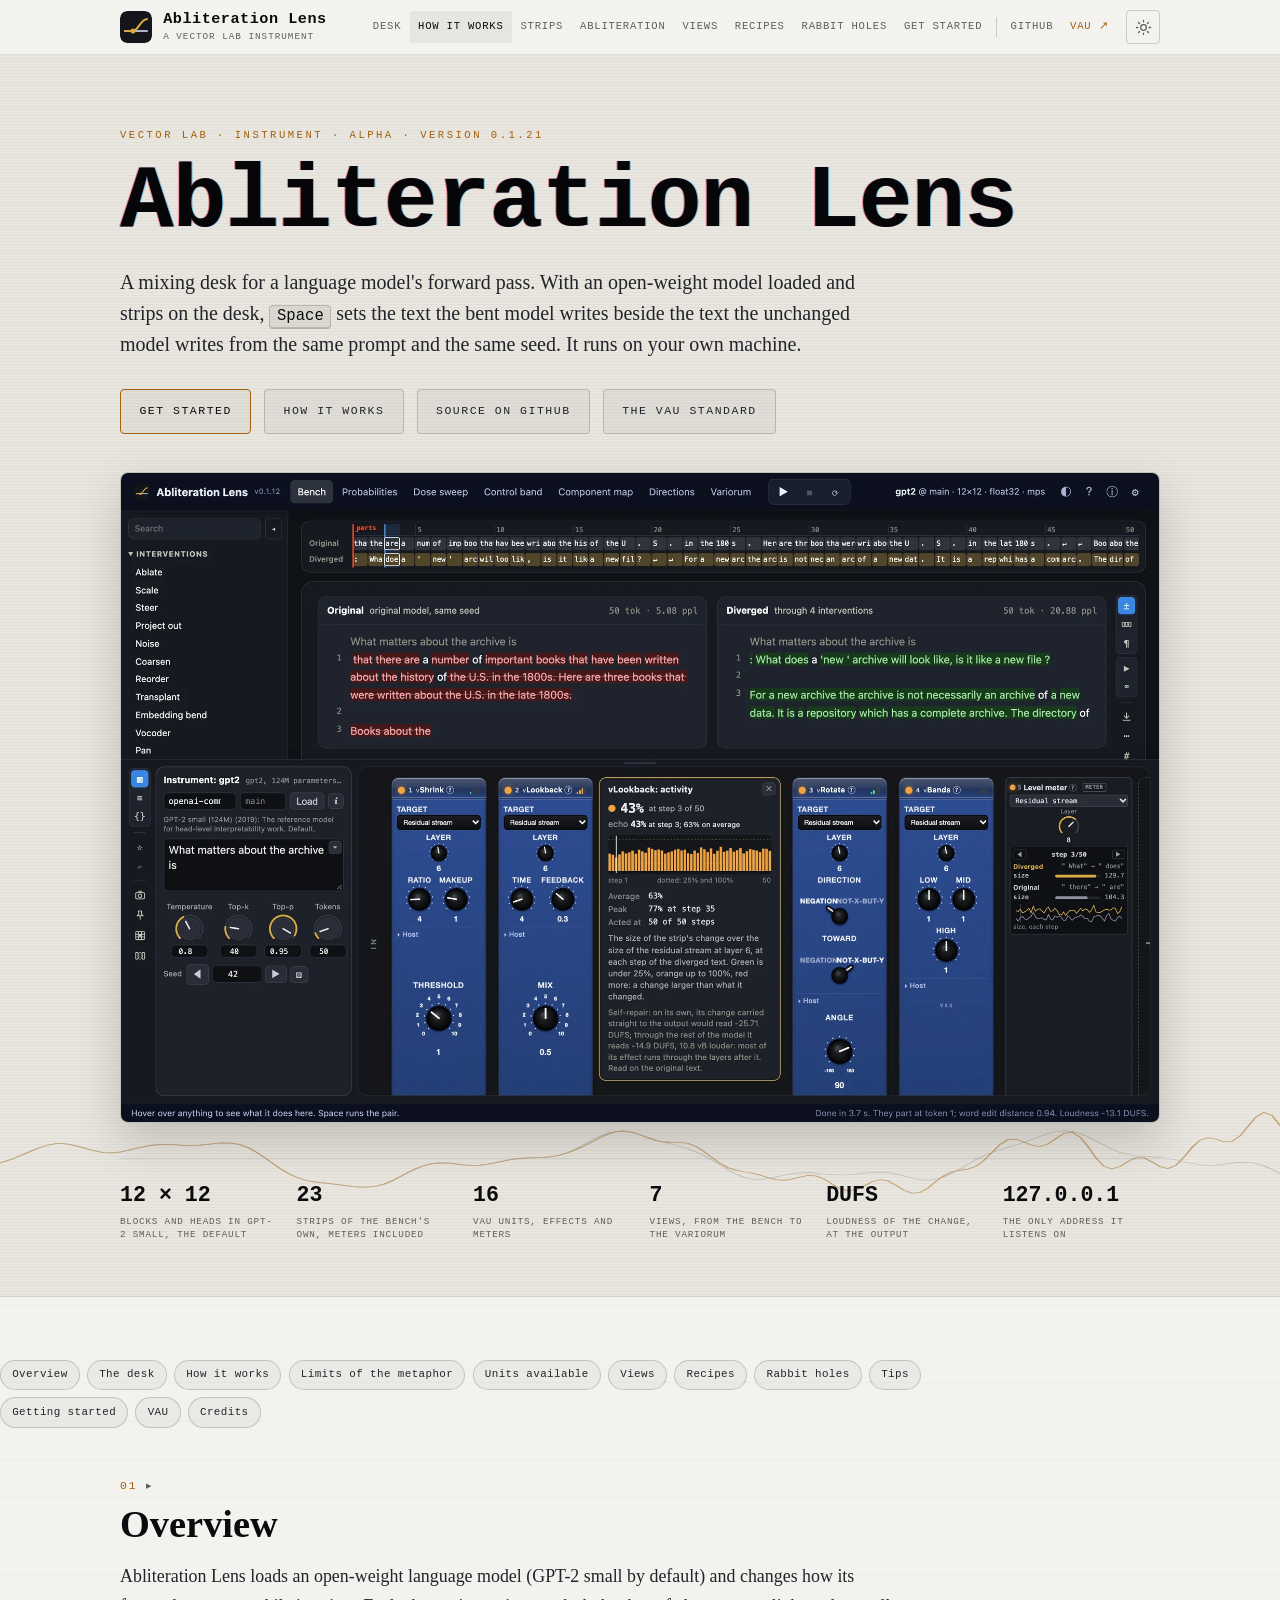
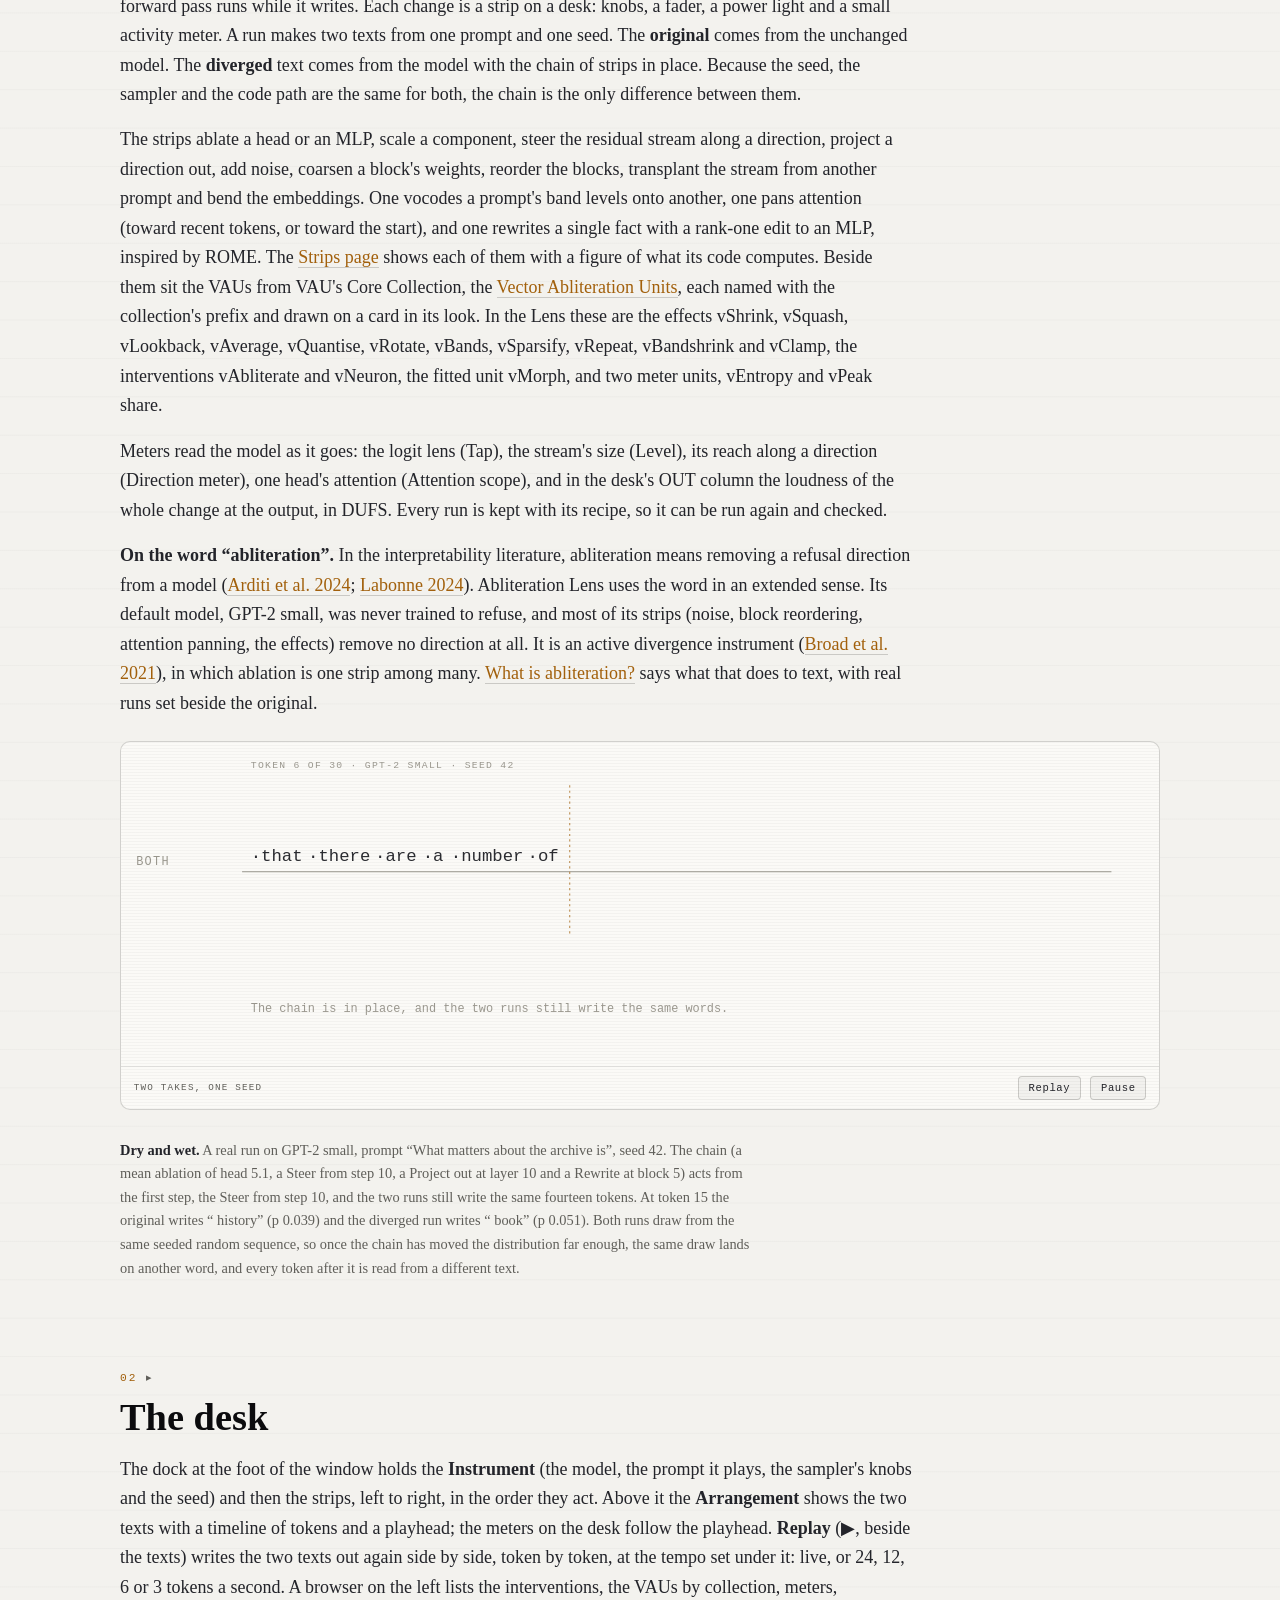
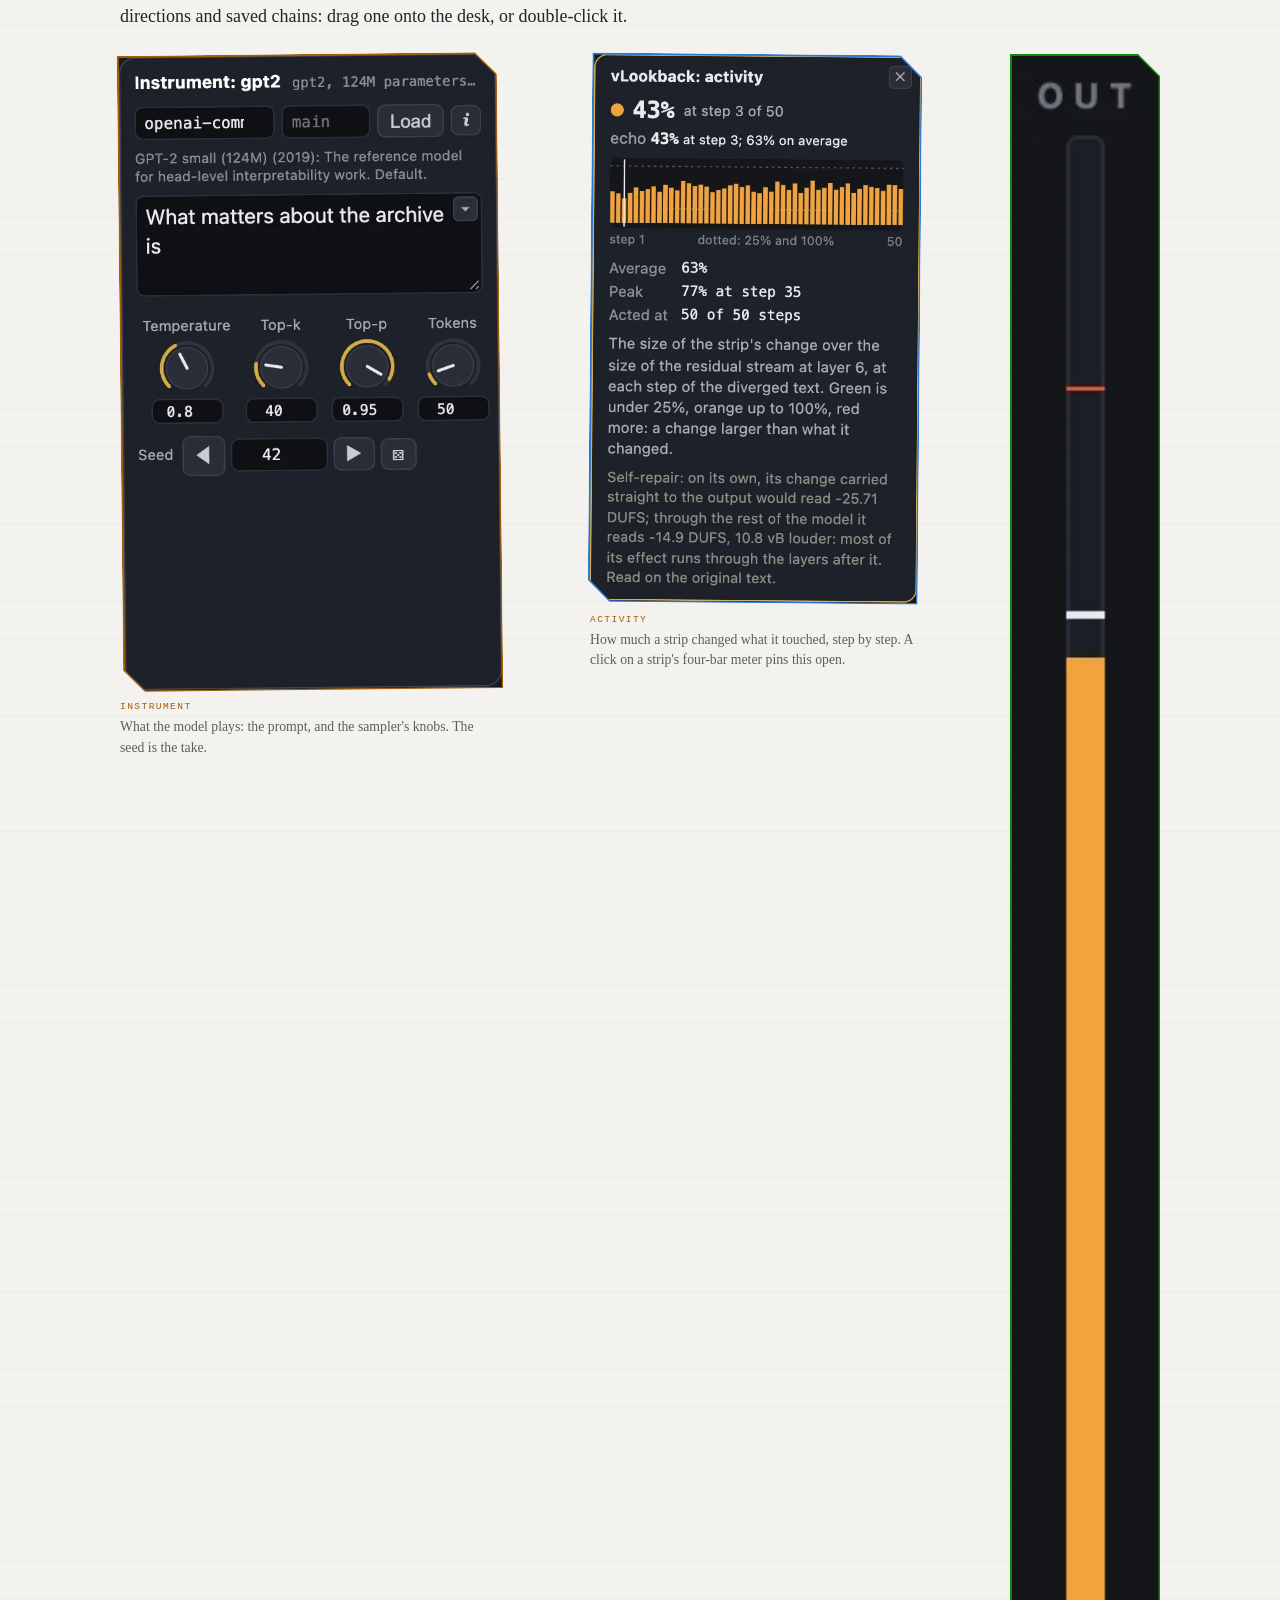
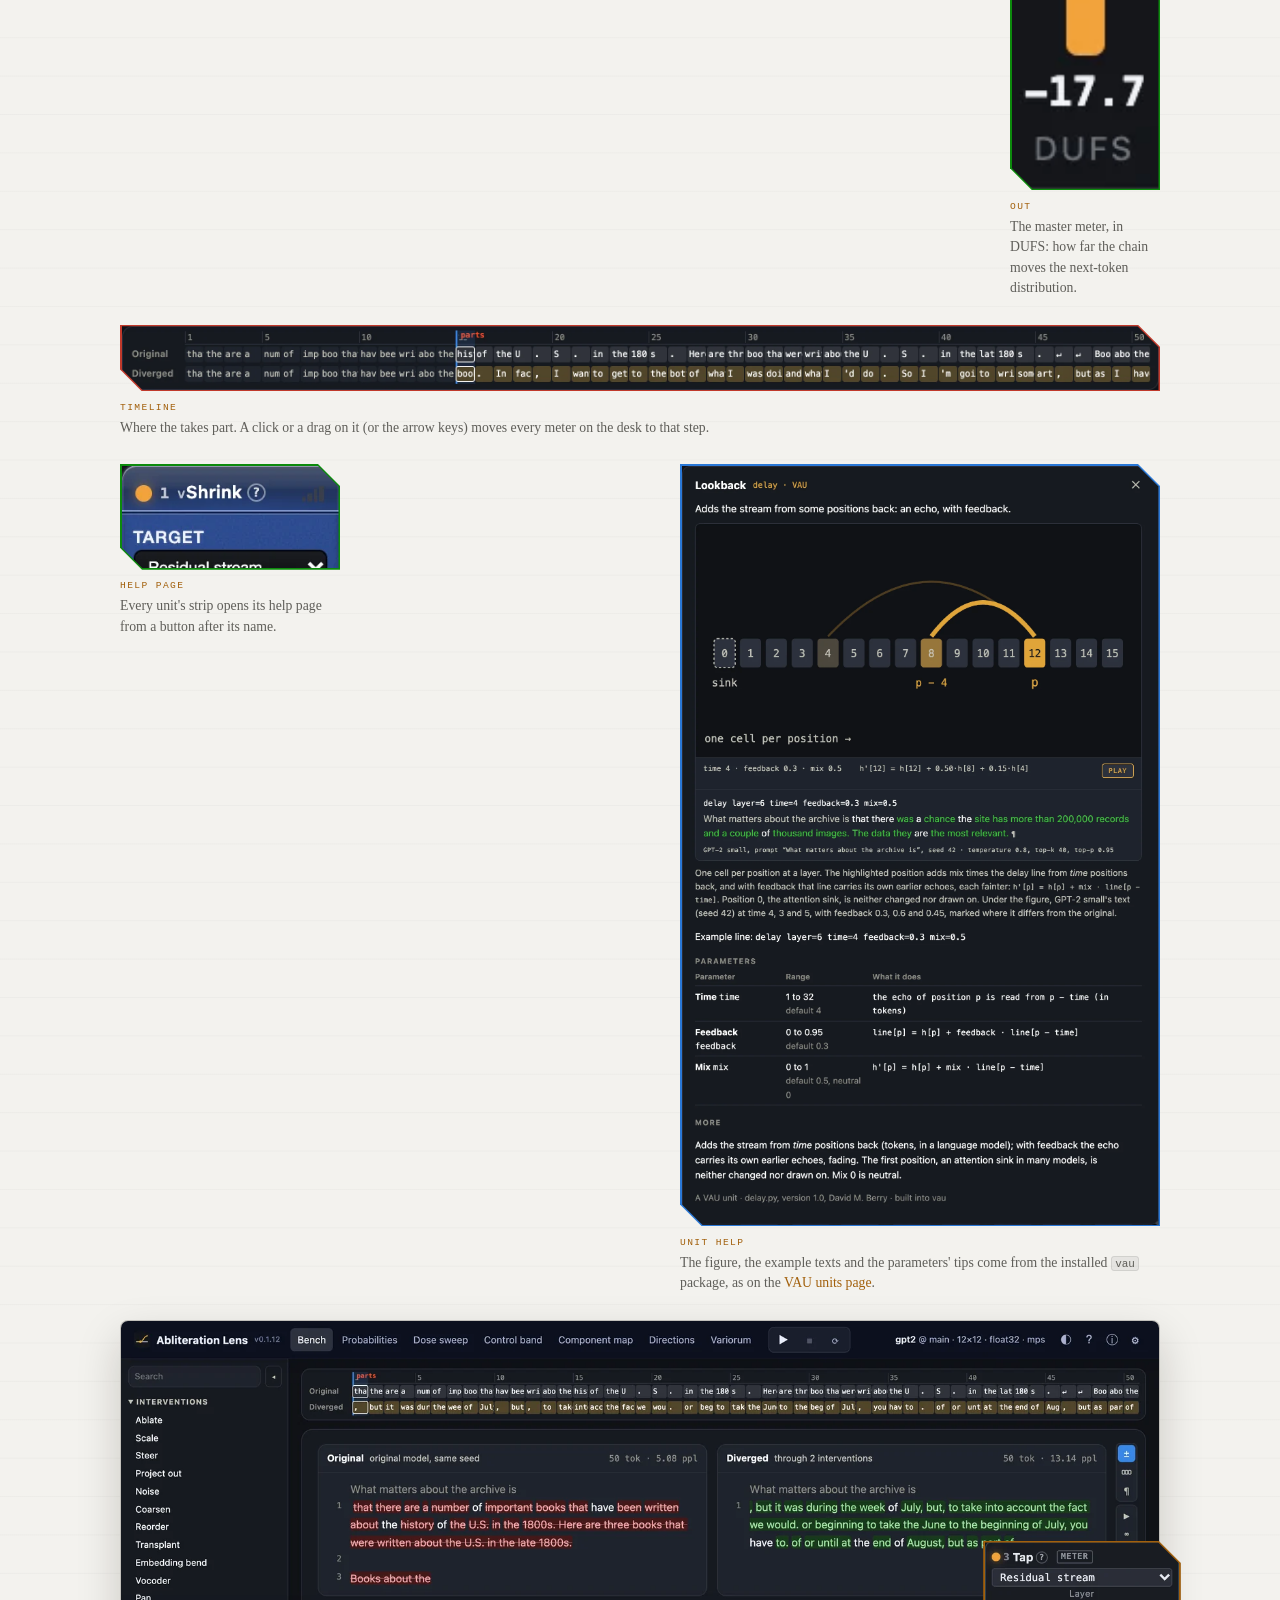
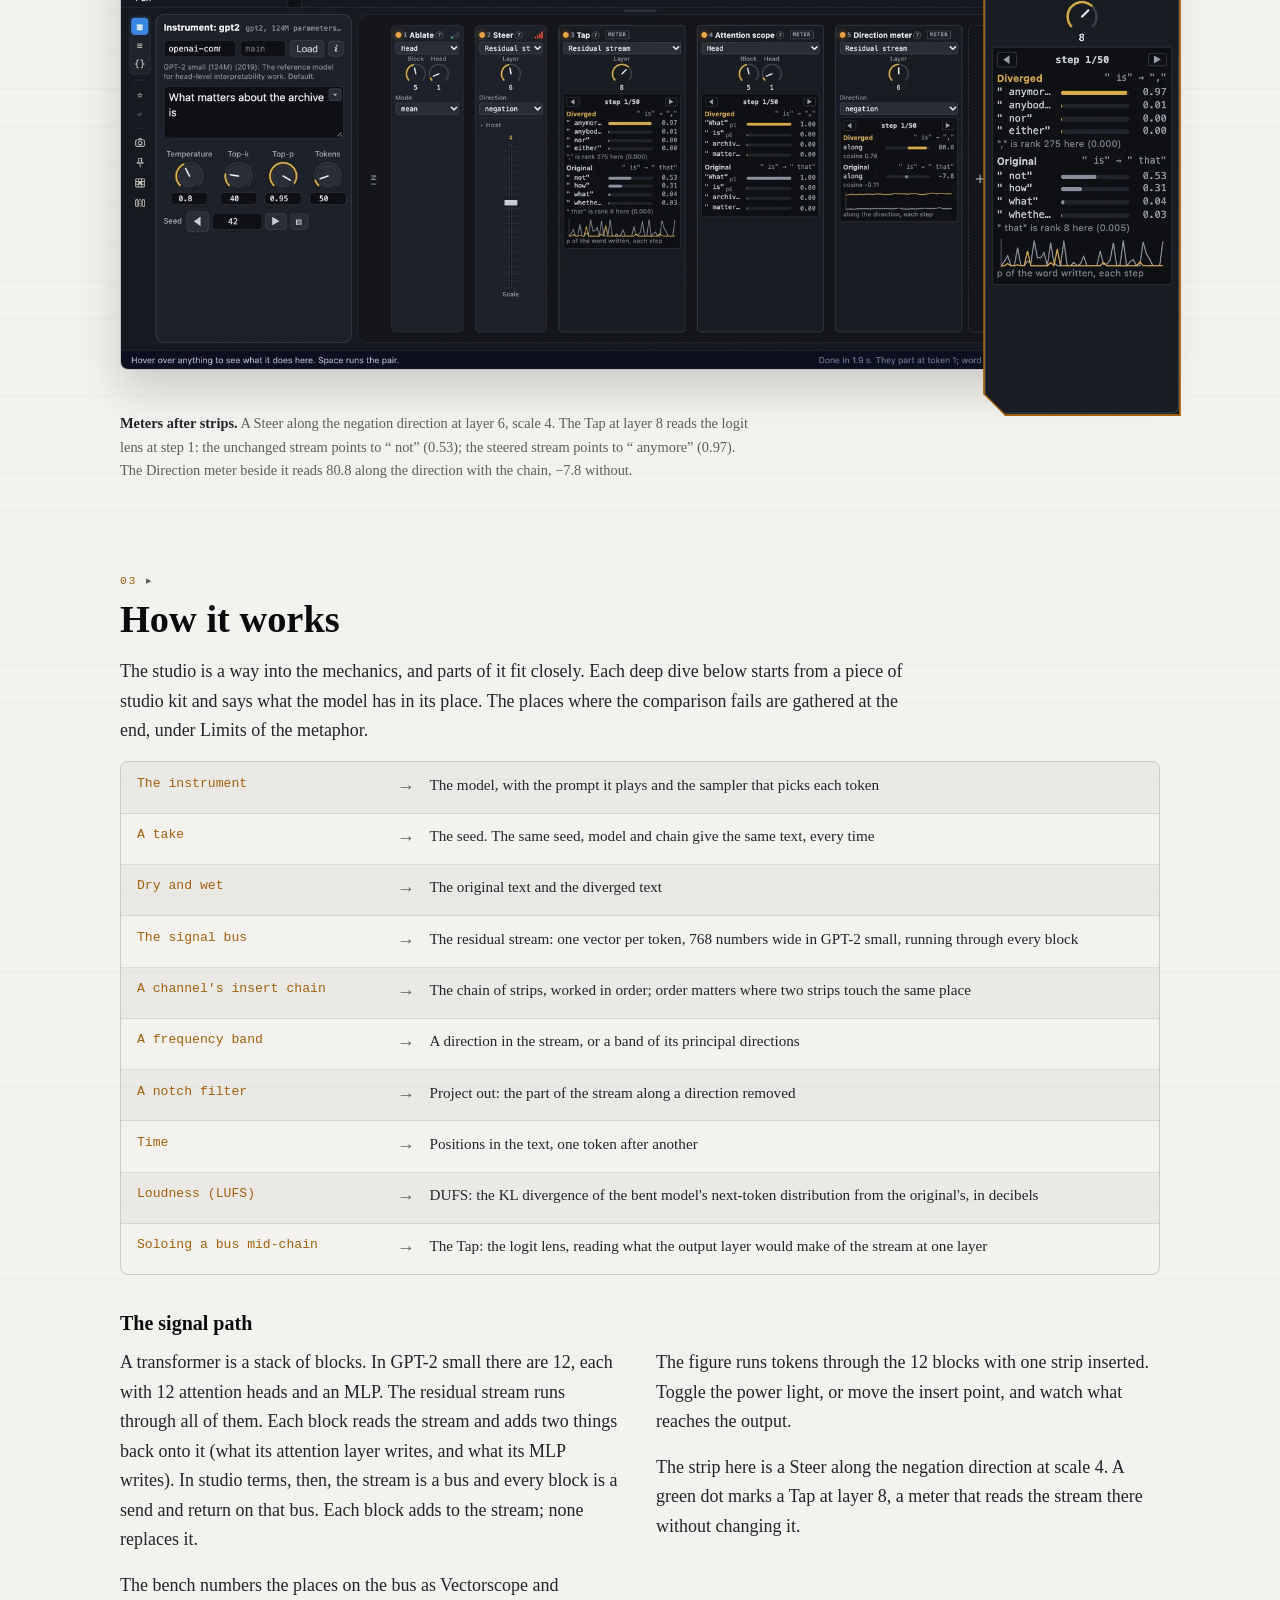
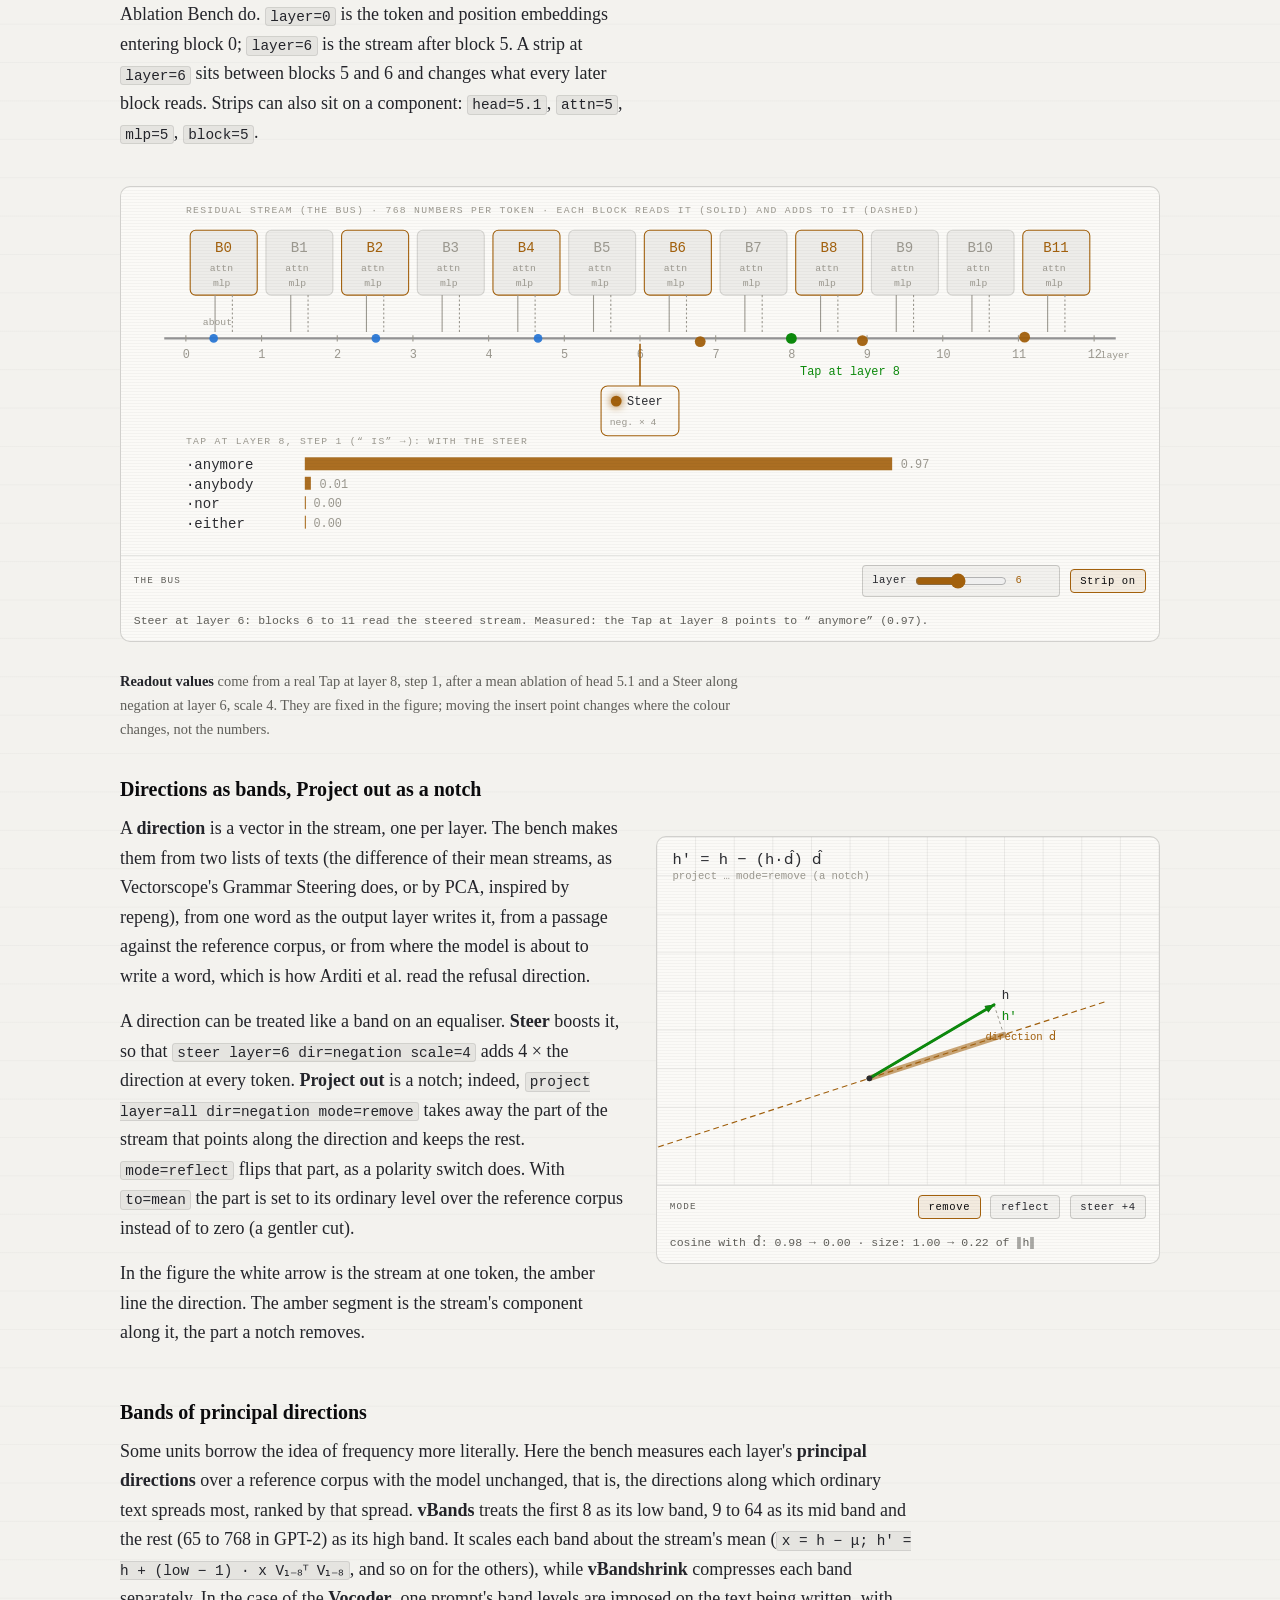
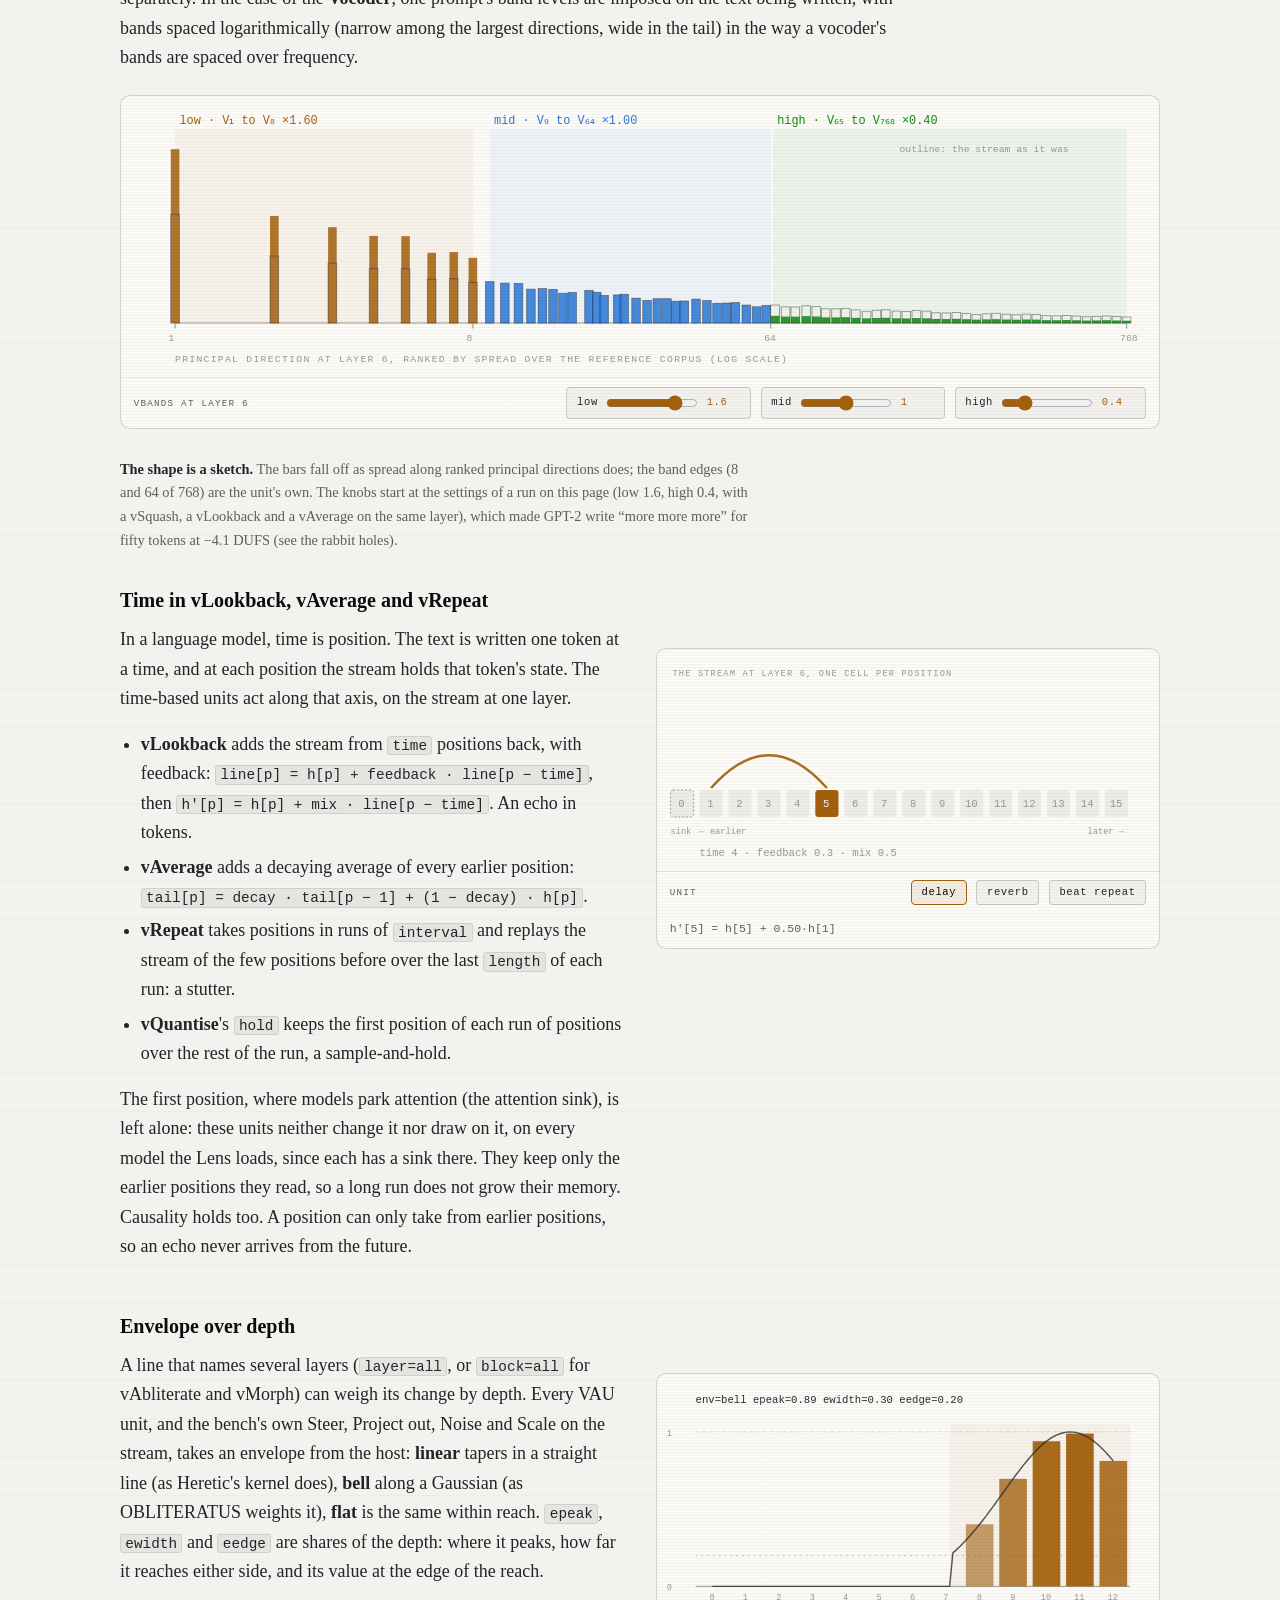
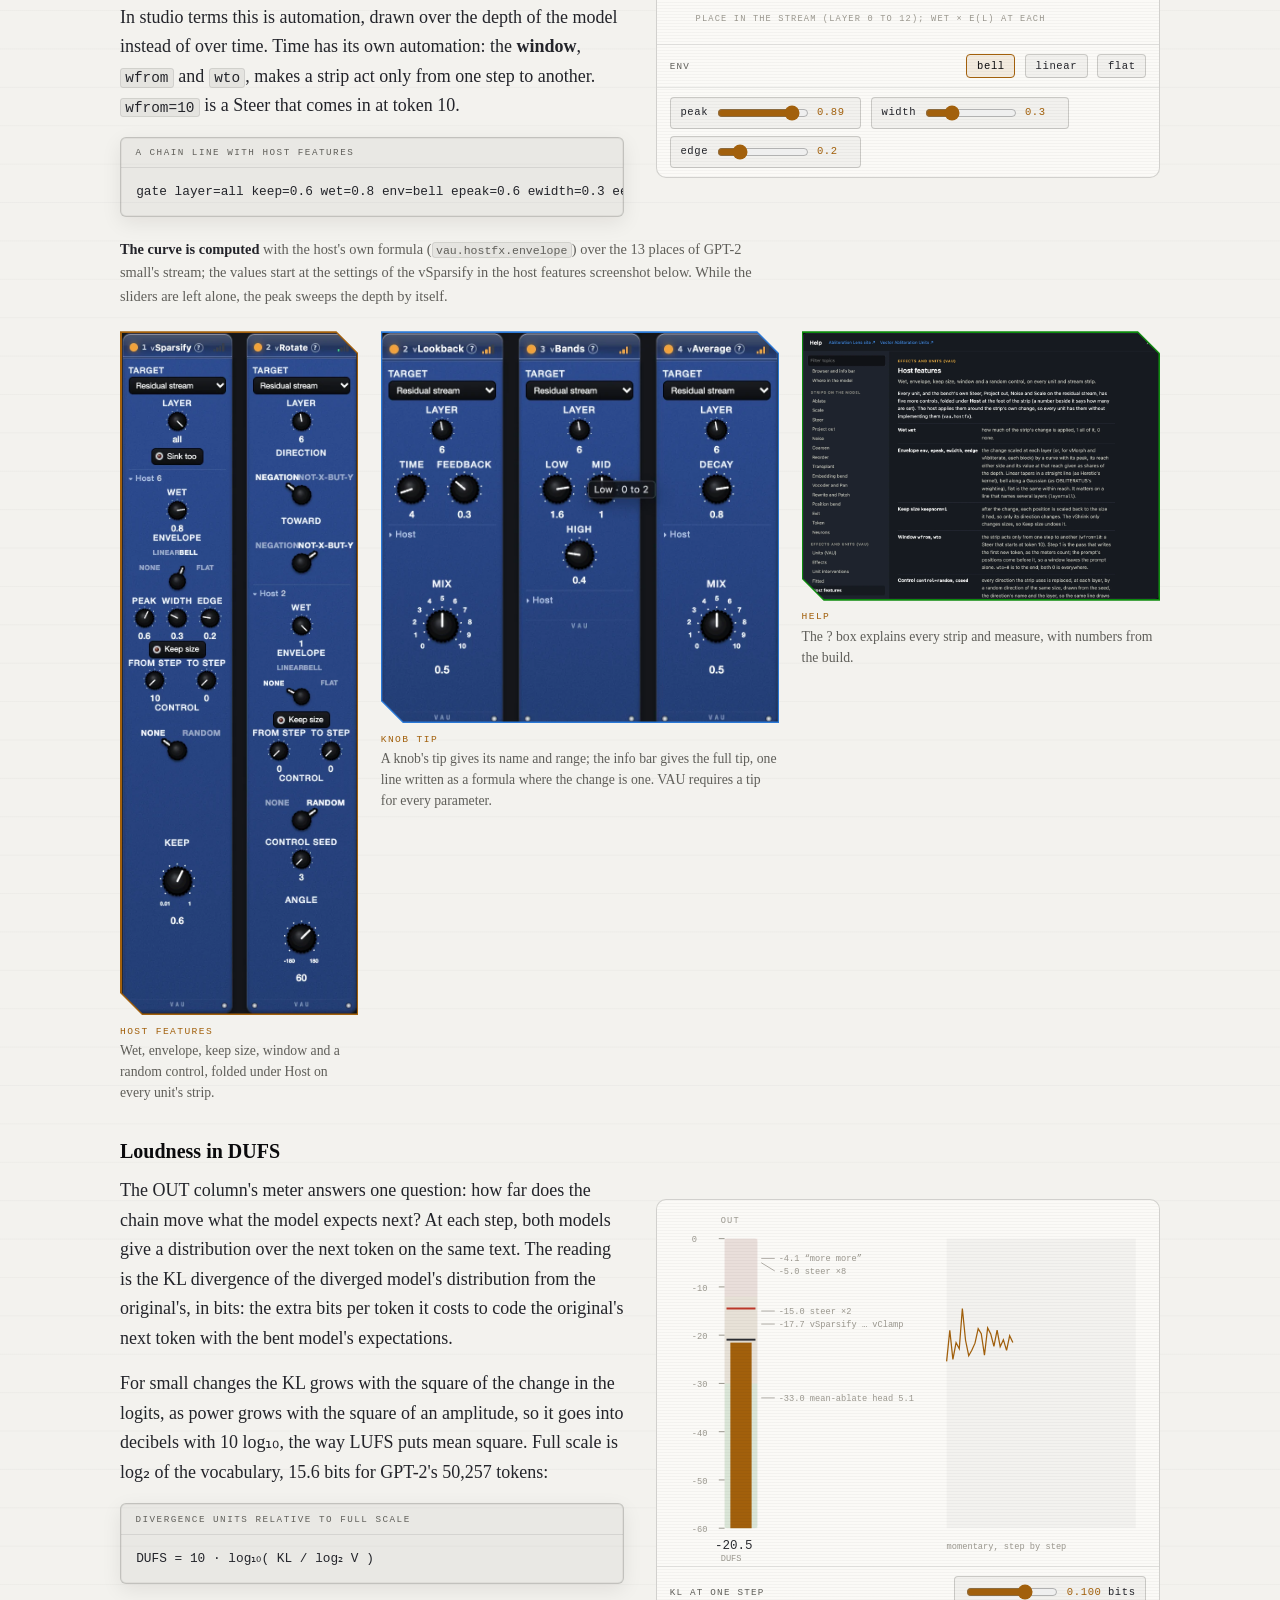
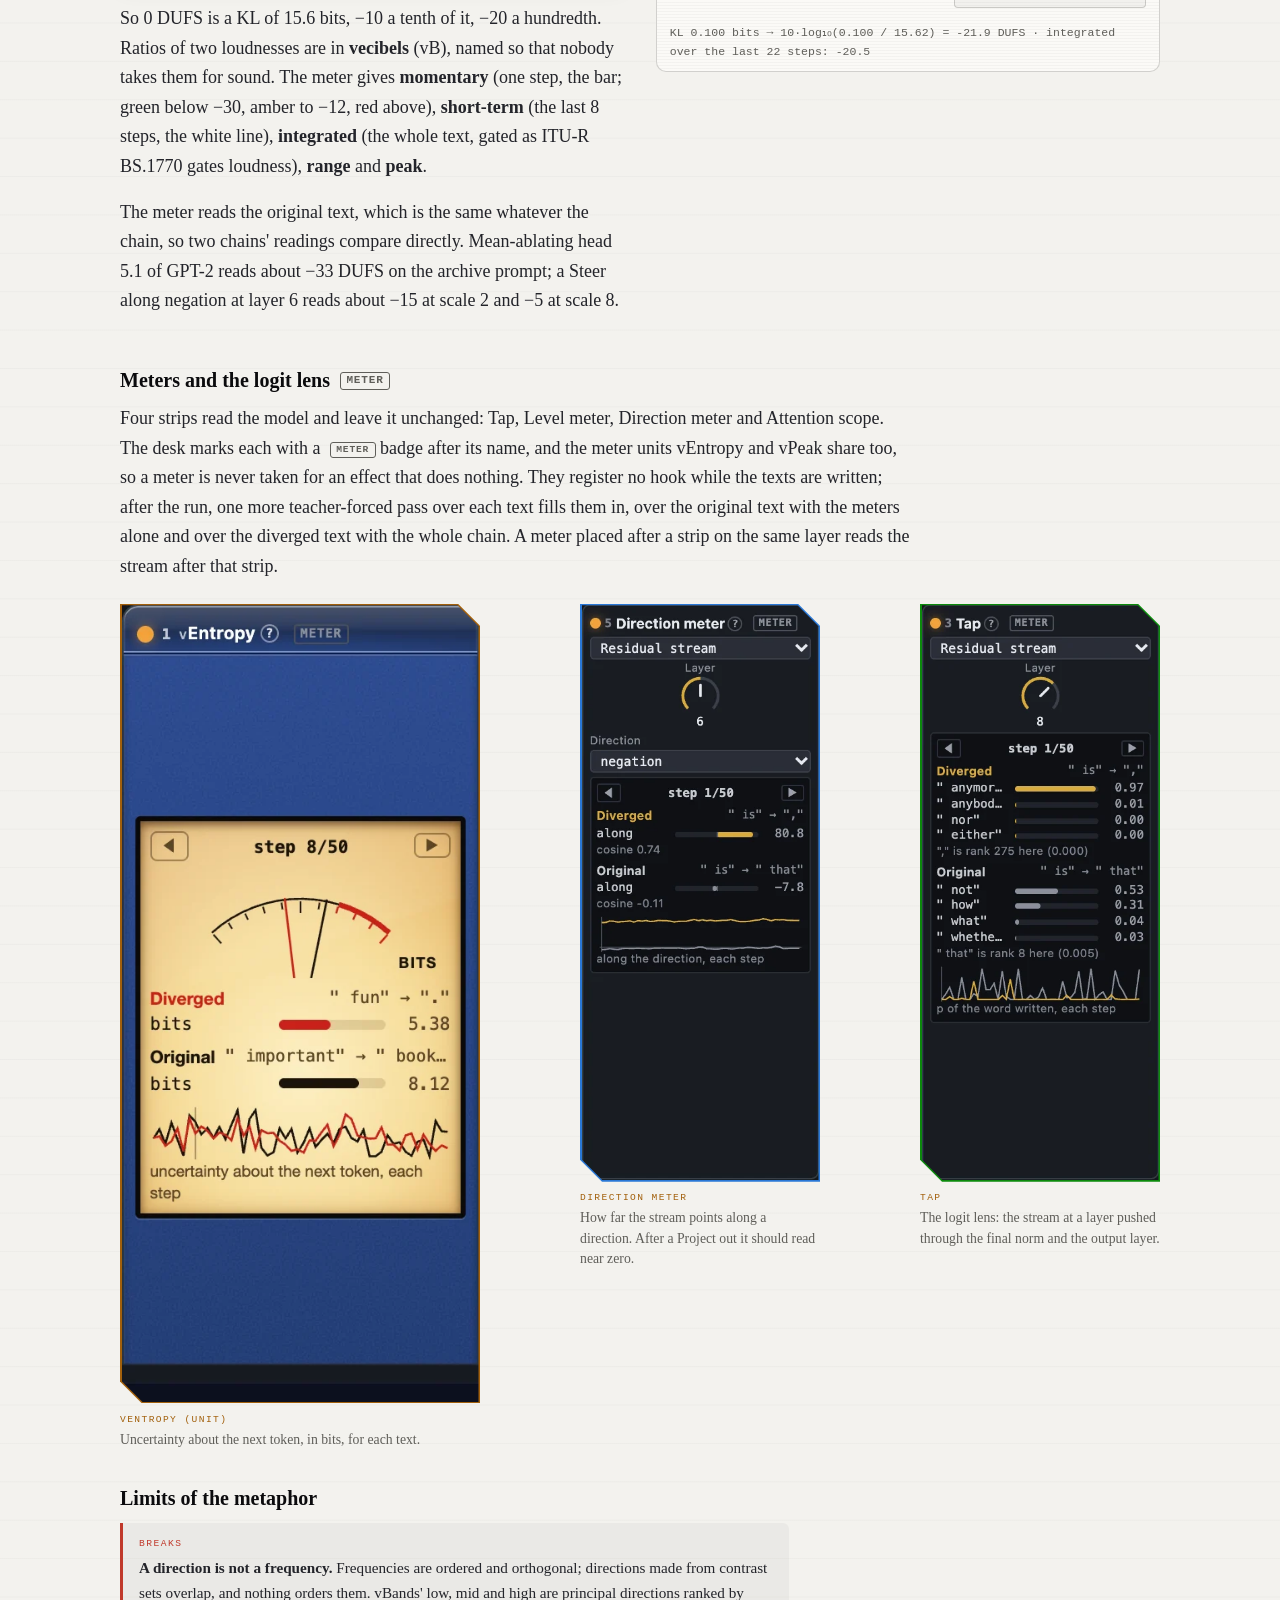
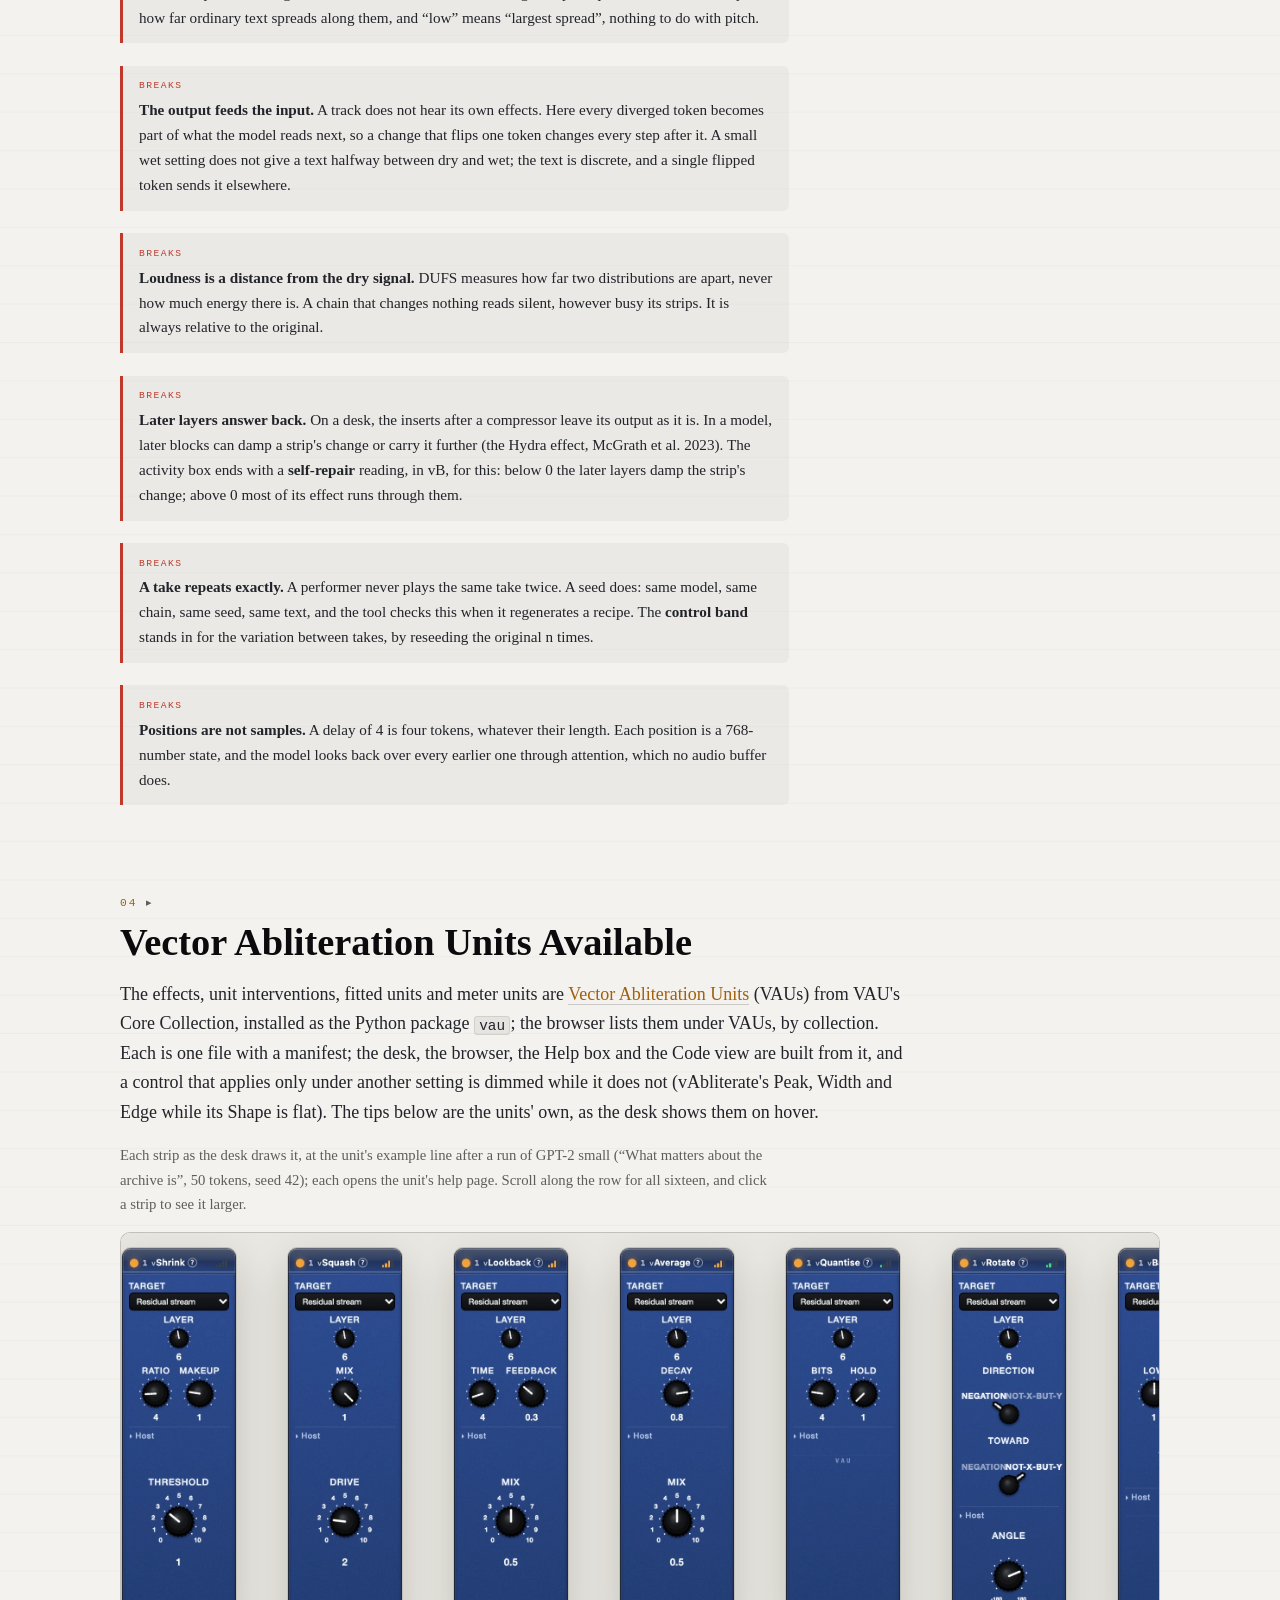
<file: docs/index.html>
<!DOCTYPE html>
<html lang="en-GB">
<head>
  <meta charset="utf-8">
  <meta name="viewport" content="width=device-width, initial-scale=1">
  <title>Abliteration Lens</title>
  <meta name="description" content="Abliteration Lens: a local mixing desk for a language model's forward pass. Strips bend the model while it writes; the diverged text sits beside the original. A Vector Lab tool.">
  <link rel="icon" href="img/mark.svg" type="image/svg+xml">
  <meta name="theme-color" content="#f3f2ee" media="(prefers-color-scheme: light)">
  <meta name="theme-color" content="#0e1015" media="(prefers-color-scheme: dark)">
  <meta property="og:title" content="Abliteration Lens">
  <meta property="og:description" content="A mixing desk for a language model's forward pass. Runs on your own machine.">
  <meta property="og:type" content="website">
  <meta property="og:url" content="https://vector-lab-tools.github.io/abliteration-lens/">
  <meta property="og:image" content="https://vector-lab-tools.github.io/abliteration-lens/img/hero.webp">
  <script>(function(){try{var t=localStorage.getItem('abl-theme');if(t==='light'||t==='dark')document.documentElement.setAttribute('data-theme',t);}catch(e){}})();</script>
  <link rel="stylesheet" href="style.css">
</head>
<body>
<!-- Written by hand. Copyright (C) 2026 David M. Berry. SPDX-License-Identifier: GPL-3.0-or-later -->
<a class="skip" href="#main">Skip to the content</a>

<header class="site-header">
  <div class="wrap">
    <a class="brand" href="./" aria-label="Abliteration Lens, home">
      <img src="img/mark.svg" alt="">
      <span class="brand-block">
        <span class="brand-name">Abliteration Lens</span>
        <span class="brand-tagline">A Vector Lab instrument</span>
      </span>
    </a>
    <div class="head-tools">
      <nav class="site-nav" aria-label="Sections">
        <a href="#desk">Desk</a>
        <a href="#how">How it works</a>
        <a href="strips.html">Strips</a>
        <a href="abliteration.html">Abliteration</a>
        <a href="#views">Views</a>
        <a href="#recipes">Recipes</a>
        <a href="#holes">Rabbit holes</a>
        <a href="#start">Get started</a>
        <span class="nav-sep" aria-hidden="true"></span>
        <a class="ext" href="https://github.com/vector-lab-tools/abliteration-lens">GitHub</a>
        <a class="ext vau" href="https://vector-lab-tools.github.io/vector-abliteration-units/" title="Vector Abliteration Units: the unit standard whose first host this is">VAU ↗</a>
      </nav>
      <button class="theme-toggle" type="button" aria-label="Switch between light and dark" title="Switch between light and dark">
        <svg class="icon-moon" viewBox="0 0 24 24" fill="none" stroke="currentColor" stroke-width="1.8" stroke-linecap="round" stroke-linejoin="round" aria-hidden="true"><path d="M21 12.79A9 9 0 1 1 11.21 3 7 7 0 0 0 21 12.79z"/></svg>
        <svg class="icon-sun" viewBox="0 0 24 24" fill="none" stroke="currentColor" stroke-width="1.8" stroke-linecap="round" stroke-linejoin="round" aria-hidden="true"><circle cx="12" cy="12" r="4"/><path d="M12 2v2M12 20v2M4.93 4.93l1.41 1.41M17.66 17.66l1.41 1.41M2 12h2M20 12h2M4.93 19.07l1.41-1.41M17.66 6.34l1.41-1.41"/></svg>
      </button>
    </div>
  </div>
</header>

<section class="hero">
  <svg class="wave" viewBox="0 0 1200 600" preserveAspectRatio="none" aria-hidden="true">
    <path id="wave-dry" fill="none" stroke-width="1.4" class="s-dim"/>
    <path id="wave-wet" fill="none" stroke-width="1.6" class="s-acc"/>
  </svg>
  <div class="wrap hero-inner">
    <span class="kicker">Vector Lab · instrument · alpha · version 0.1.21</span>
    <h1><span class="glitch" id="title" data-text="Abliteration Lens">Abliteration Lens</span></h1>
    <p class="tagline">A mixing desk for a language model's forward pass. With an open-weight model loaded and strips on the desk, <kbd>Space</kbd> sets the text the bent model writes beside the text the unchanged model writes from the same prompt and the same seed. It runs on your own machine.</p>
    <div class="hero-actions">
      <a class="btn btn-primary" href="#start">Get started</a>
      <a class="btn" href="#how">How it works</a>
      <a class="btn" href="https://github.com/vector-lab-tools/abliteration-lens">Source on GitHub</a>
      <a class="btn" href="https://vector-lab-tools.github.io/vector-abliteration-units/">The VAU standard</a>
    </div>
    <figure class="hero-shot">
      <a class="screen shot" id="hero-screen" href="img/hero.webp" data-cap="The Bench: a vShrink, a vLookback, a vRotate and a vBands at layer 6 of GPT-2 small, with a Level meter at layer 8. The vLookback's activity box is pinned open. The texts part at token 1; word edit distance 0.94; loudness −13.1 DUFS.">
        <img src="img/hero.webp" width="2000" height="1250" alt="Abliteration Lens after a run: the token timeline at the top, the original and diverged texts side by side with the words only one has marked, and below them the desk: the Instrument, then vShrink, vLookback, vRotate and vBands strips at layer 6, a Level meter, and the vLookback's activity box pinned open at 43% for step 3 of 50.">
        <span class="zoom">Zoom</span>
      </a>
    </figure>
    <div class="stats" aria-label="Abliteration Lens in figures">
      <div><b>12 × 12</b><span>Blocks and heads in GPT-2 small, the default</span></div>
      <div><b>23</b><span>Strips of the bench's own, meters included</span></div>
      <div><b>16</b><span>VAU units, effects and meters</span></div>
      <div><b>7</b><span>Views, from the Bench to the Variorum</span></div>
      <div><b>DUFS</b><span>Loudness of the change, at the output</span></div>
      <div><b>127.0.0.1</b><span>The only address it listens on</span></div>
    </div>
  </div>
</section>

<main class="content" id="main">

  <div class="wrap toc-strip" aria-label="On this page">
    <a href="#what">Overview</a><a href="#desk">The desk</a><a href="#how">How it works</a><a href="#metaphor">Limits of the metaphor</a><a href="#units">Units available</a><a href="#views">Views</a><a href="#recipes">Recipes</a><a href="#holes">Rabbit holes</a><a href="#tips">Tips</a><a href="#start">Getting started</a><a href="#vau">VAU</a><a href="#credits">Credits</a>
  </div>

  <!-- 01 -->
  <section class="section wrap reveal" id="what">
    <span class="num">01</span>
    <h2>Overview</h2>
    <p class="lede">Abliteration Lens loads an open-weight language model (GPT-2 small by default) and changes how its forward pass runs while it writes. Each change is a strip on a desk: knobs, a fader, a power light and a small activity meter. A run makes two texts from one prompt and one seed. The <b>original</b> comes from the unchanged model. The <b>diverged</b> text comes from the model with the chain of strips in place. Because the seed, the sampler and the code path are the same for both, the chain is the only difference between them.</p>
    <p>The strips ablate a head or an MLP, scale a component, steer the residual stream along a direction, project a direction out, add noise, coarsen a block's weights, reorder the blocks, transplant the stream from another prompt and bend the embeddings. One vocodes a prompt's band levels onto another, one pans attention (toward recent tokens, or toward the start), and one rewrites a single fact with a rank-one edit to an MLP, inspired by ROME. The <a href="strips.html">Strips page</a> shows each of them with a figure of what its code computes. Beside them sit the VAUs from VAU's Core Collection, the <a href="https://vector-lab-tools.github.io/vector-abliteration-units/">Vector Abliteration Units</a>, each named with the collection's prefix and drawn on a card in its look. In the Lens these are the effects vShrink, vSquash, vLookback, vAverage, vQuantise, vRotate, vBands, vSparsify, vRepeat, vBandshrink and vClamp, the interventions vAbliterate and vNeuron, the fitted unit vMorph, and two meter units, vEntropy and vPeak share.</p>
    <p>Meters read the model as it goes: the logit lens (Tap), the stream's size (Level), its reach along a direction (Direction meter), one head's attention (Attention scope), and in the desk's OUT column the loudness of the whole change at the output, in DUFS. Every run is kept with its recipe, so it can be run again and checked.</p>
    <p><b>On the word “abliteration”.</b> In the interpretability literature, abliteration means removing a refusal direction from a model (<a href="https://arxiv.org/abs/2406.11717">Arditi et al. 2024</a>; <a href="https://huggingface.co/blog/mlabonne/abliteration">Labonne 2024</a>). Abliteration Lens uses the word in an extended sense. Its default model, GPT-2 small, was never trained to refuse, and most of its strips (noise, block reordering, attention panning, the effects) remove no direction at all. It is an active divergence instrument (<a href="https://arxiv.org/abs/2107.05599">Broad et al. 2021</a>), in which ablation is one strip among many. <a href="abliteration.html">What is abliteration?</a> says what that does to text, with real runs set beside the original.</p>

    <div class="viz" id="viz-part" role="group" aria-label="Animated figure: two texts written from the same seed, identical for fourteen tokens, parting at token fifteen">
      <svg viewBox="0 0 960 300" aria-hidden="true"></svg>
      <div class="bar"><span class="lab">Two takes, one seed</span><button type="button" data-act="replay">Replay</button><button type="button" data-act="pause" aria-pressed="false">Pause</button></div>
    </div>
    <p class="viz-cap"><b>Dry and wet.</b> A real run on GPT-2 small, prompt “What matters about the archive is”, seed 42. The chain (a mean ablation of head 5.1, a Steer from step 10, a Project out at layer 10 and a Rewrite at block 5) acts from the first step, the Steer from step 10, and the two runs still write the same fourteen tokens. At token 15 the original writes “ history” (p 0.039) and the diverged run writes “ book” (p 0.051). Both runs draw from the same seeded random sequence, so once the chain has moved the distribution far enough, the same draw lands on another word, and every token after it is read from a different text.</p>
  </section>

  <!-- 02 -->
  <section class="section wrap reveal" id="desk">
    <span class="num">02</span>
    <h2>The desk</h2>
    <p>The dock at the foot of the window holds the <b>Instrument</b> (the model, the prompt it plays, the sampler's knobs and the seed) and then the strips, left to right, in the order they act. Above it the <b>Arrangement</b> shows the two texts with a timeline of tokens and a playhead; the meters on the desk follow the playhead. <b>Replay</b> (▶, beside the texts) writes the two texts out again side by side, token by token, at the tempo set under it: live, or 24, 12, 6 or 3 tokens a second. A browser on the left lists the interventions, the VAUs by collection, meters, directions and saved chains: drag one onto the desk, or double-click it.</p>

    <div class="clips">
      <figure class="clip tilt" style="--w:300px;--mw:380px">
        <a class="shot" href="img/c-instrument.webp" data-cap="The Instrument: GPT-2 small, the prompt, temperature 0.8, top-k 40, top-p 0.95, 50 tokens, seed 42."><img src="img/c-instrument.webp" width="544" height="914" loading="lazy" alt="The Instrument panel: the model box reading openai-community/gpt2, the prompt 'What matters about the archive is', four knobs for temperature 0.8, top-k 40, top-p 0.95 and tokens 50, and the seed 42 with arrows either side."></a>
        <figcaption><span class="tag">Instrument</span>What the model plays: the prompt, and the sampler's knobs. The seed is the take.</figcaption>
      </figure>
      <figure class="clip blue tilt2" style="--w:260px;--mw:330px">
        <a class="shot" href="img/c-activity.webp" data-cap="The vLookback's activity box, pinned open: 43% at step 3 of 50, average 63%, peak 77% at step 35, acting at 50 of 50 steps. The self-repair line reads 10.8 vB louder through the rest of the model than straight to the output."><img src="img/c-activity.webp" width="504" height="842" loading="lazy" alt="The vLookback strip's activity box: 43% at step 3 of 50 in large type, a bar chart of every step, average 63%, peak 77% at step 35, and a paragraph on self-repair."></a>
        <figcaption><span class="tag">Activity</span>How much a strip changed what it touched, step by step. A click on a strip's four-bar meter pins this open.</figcaption>
      </figure>
      <figure class="clip green" style="--w:110px;--mw:150px">
        <a class="shot" href="img/c-out.webp" data-cap="The OUT column: the loudness of the chain at the output. This chain (vSparsify, vRepeat, vBandshrink, vClamp) integrates to −17.7 DUFS."><img src="img/c-out.webp" width="76" height="896" loading="lazy" alt="The tall OUT loudness meter, an amber bar with a white short-term line and a red peak tick, reading −17.7 DUFS."></a>
        <figcaption><span class="tag">OUT</span>The master meter, in DUFS: how far the chain moves the next-token distribution.</figcaption>
      </figure>
    </div>

    <div class="clips">
      <figure class="clip red wide">
        <a class="shot" href="img/bench-part-late.webp" data-cap="The run from the Overview: a mean ablation of head 5.1, a Steer from step 10, a Project out at layer 10 and a Rewrite at block 5. The timeline marks where the texts part, at token 15; word edit distance 0.69; −17.1 DUFS."><img src="img/c-part15.webp" width="2344" height="144" loading="lazy" alt="The token timeline: two rows, Original and Diverged, identical for fourteen tokens, then a red mark labelled parts at token 15, where 'his(tory)' and 'boo(k)' sit in a box."></a>
        <figcaption><span class="tag">Timeline</span>Where the takes part. A click or a drag on it (or the arrow keys) moves every meter on the desk to that step.</figcaption>
      </figure>
    </div>

    <div class="clips">
      <figure class="clip green" style="--w:170px;--mw:220px">
        <a class="shot" href="img/c-qhelp.webp" data-cap="The help button at the end of a unit's name on its strip, here the vShrink's. Click it, or press Enter on it, to open the unit's help page."><img src="img/c-qhelp.webp" width="260" height="123" loading="lazy" alt="The head of the vShrink strip: its power light, the number 1, the name vShrink with a small help button after it, the activity meter, and the target menu below."></a>
        <figcaption><span class="tag">Help page</span>Every unit's strip opens its help page from a button after its name.</figcaption>
      </figure>
      <figure class="clip blue" style="--w:380px;--mw:480px">
        <a class="shot" href="img/c-help-unit.webp" data-cap="The vLookback's help page, opened from its strip: what it does; the animated figure of what its code computes, here at time 4, feedback 0.3 and mix 0.5, with position 12 drawing on positions 8 and 4; GPT-2 small's text at that setting, the words that differ from the original marked; and each parameter with its range, default and tip. Esc closes it."><img src="img/c-help-unit.webp" width="1400" height="2229" loading="lazy" alt="The vLookback's help box: the line 'Adds the stream from some positions back: an echo, with feedback', a row of positions with arcs from 8 and 4 to position 12, the readout h'[12] = h[12] + 0.50·h[8] + 0.15·h[4], the chain line delay layer=6 time=4 feedback=0.3 mix=0.5 over the diverged text with its changed words in green, a caption, and a table of the parameters Time, Feedback and Mix with their ranges and tips."></a>
        <figcaption><span class="tag">Unit help</span>The figure, the example texts and the parameters' tips come from the installed <code>vau</code> package, as on the <a href="https://vector-lab-tools.github.io/vector-abliteration-units/units.html">VAU units page</a>.</figcaption>
      </figure>
    </div>

    <div class="inset">
      <a class="screen shot" href="img/bench-steer-meters.webp" data-cap="A mean ablation of head 5.1 and a Steer along negation at layer 6, scale 4, with three meters after them: a Tap at layer 8, an Attention scope on head 5.1 and a Direction meter at layer 6. Loudness −8.8 DUFS."><img src="img/bench-steer-meters.webp" width="1600" height="1000" loading="lazy" alt="The Bench with Ablate, Steer, Tap, Attention scope and Direction meter strips; the texts part at token 1."><span class="zoom">Zoom</span></a>
      <figure class="detail clip">
        <a class="shot" href="img/c-tap.webp" data-cap="The Tap at layer 8, step 1: the logit lens. With the chain, the stream at layer 8 points to “ anymore” at 0.97; without it, to “ not” at 0.53."><img src="img/c-tap.webp" width="352" height="854" loading="lazy" alt="The Tap strip: step 1 of 50; diverged top words anymore 0.97, anybody 0.01; original top words not 0.53, how 0.31, what 0.04, whether 0.03."></a>
      </figure>
    </div>
    <p class="viz-cap" style="margin-top:0"><b>Meters after strips.</b> A Steer along the negation direction at layer 6, scale 4. The Tap at layer 8 reads the logit lens at step 1: the unchanged stream points to “ not” (0.53); the steered stream points to “ anymore” (0.97). The Direction meter beside it reads 80.8 along the direction with the chain, −7.8 without.</p>
  </section>

  <!-- 03 -->
  <section class="section wrap reveal" id="how">
    <span class="num">03</span>
    <h2>How it works</h2>
    <p class="lede">The studio is a way into the mechanics, and parts of it fit closely. Each deep dive below starts from a piece of studio kit and says what the model has in its place. The places where the comparison fails are gathered at the end, under Limits of the metaphor.</p>

    <div class="mapping" aria-label="The studio and the model, side by side">
      <div class="row"><span class="studio">The instrument</span><span class="arrow">→</span><span class="model">The model, with the prompt it plays and the sampler that picks each token</span></div>
      <div class="row"><span class="studio">A take</span><span class="arrow">→</span><span class="model">The seed. The same seed, model and chain give the same text, every time</span></div>
      <div class="row"><span class="studio">Dry and wet</span><span class="arrow">→</span><span class="model">The original text and the diverged text</span></div>
      <div class="row"><span class="studio">The signal bus</span><span class="arrow">→</span><span class="model">The residual stream: one vector per token, 768 numbers wide in GPT-2 small, running through every block</span></div>
      <div class="row"><span class="studio">A channel's insert chain</span><span class="arrow">→</span><span class="model">The chain of strips, worked in order; order matters where two strips touch the same place</span></div>
      <div class="row"><span class="studio">A frequency band</span><span class="arrow">→</span><span class="model">A direction in the stream, or a band of its principal directions</span></div>
      <div class="row"><span class="studio">A notch filter</span><span class="arrow">→</span><span class="model">Project out: the part of the stream along a direction removed</span></div>
      <div class="row"><span class="studio">Time</span><span class="arrow">→</span><span class="model">Positions in the text, one token after another</span></div>
      <div class="row"><span class="studio">Loudness (LUFS)</span><span class="arrow">→</span><span class="model">DUFS: the KL divergence of the bent model's next-token distribution from the original's, in decibels</span></div>
      <div class="row"><span class="studio">Soloing a bus mid-chain</span><span class="arrow">→</span><span class="model">The Tap: the logit lens, reading what the output layer would make of the stream at one layer</span></div>
    </div>

    <h3 id="bus">The signal path</h3>
    <div class="split">
      <div>
        <p>A transformer is a stack of blocks. In GPT-2 small there are 12, each with 12 attention heads and an MLP. The residual stream runs through all of them. Each block reads the stream and adds two things back onto it (what its attention layer writes, and what its MLP writes). In studio terms, then, the stream is a bus and every block is a send and return on that bus. Each block adds to the stream; none replaces it.</p>
        <p>The bench numbers the places on the bus as Vectorscope and Ablation Bench do. <code>layer=0</code> is the token and position embeddings entering block 0; <code>layer=6</code> is the stream after block 5. A strip at <code>layer=6</code> sits between blocks 5 and 6 and changes what every later block reads. Strips can also sit on a component: <code>head=5.1</code>, <code>attn=5</code>, <code>mlp=5</code>, <code>block=5</code>.</p>
      </div>
      <div>
        <p>The figure runs tokens through the 12 blocks with one strip inserted. Toggle the power light, or move the insert point, and watch what reaches the output.</p>
        <p>The strip here is a Steer along the negation direction at scale 4. A green dot marks a Tap at layer 8, a meter that reads the stream there without changing it.</p>
      </div>
    </div>
    <div class="viz" id="viz-bus" role="group" aria-label="Animated figure: tokens flowing along the residual stream through twelve blocks, with a strip inserted at a chosen layer">
      <svg viewBox="0 0 960 340" aria-hidden="true"></svg>
      <div class="bar"><span class="lab">The bus</span>
        <label>layer <input type="range" min="1" max="12" value="6" data-k="layer"><output>6</output></label>
        <button type="button" data-act="power" aria-pressed="true">Strip on</button></div>
      <div class="readout" aria-live="polite"></div>
    </div>
    <p class="viz-cap"><b>Readout values</b> come from a real Tap at layer 8, step 1, after a mean ablation of head 5.1 and a Steer along negation at layer 6, scale 4. They are fixed in the figure; moving the insert point changes where the colour changes, not the numbers.</p>

    <h3 id="direction">Directions as bands, Project out as a notch</h3>
    <div class="split">
      <div>
        <p>A <b>direction</b> is a vector in the stream, one per layer. The bench makes them from two lists of texts (the difference of their mean streams, as Vectorscope's Grammar Steering does, or by PCA, inspired by repeng), from one word as the output layer writes it, from a passage against the reference corpus, or from where the model is about to write a word, which is how Arditi et al. read the refusal direction.</p>
        <p>A direction can be treated like a band on an equaliser. <b>Steer</b> boosts it, so that <code>steer layer=6 dir=negation scale=4</code> adds 4 × the direction at every token. <b>Project out</b> is a notch; indeed, <code>project layer=all dir=negation mode=remove</code> takes away the part of the stream that points along the direction and keeps the rest. <code>mode=reflect</code> flips that part, as a polarity switch does. With <code>to=mean</code> the part is set to its ordinary level over the reference corpus instead of to zero (a gentler cut).</p>
        <p>In the figure the white arrow is the stream at one token, the amber line the direction. The amber segment is the stream's component along it, the part a notch removes.</p>
      </div>
      <div>
        <div class="viz" id="viz-proj" role="group" aria-label="Animated figure: a vector projected off a direction, reflected across it, or pushed along it">
          <svg viewBox="0 0 520 360" aria-hidden="true"></svg>
          <div class="bar"><span class="lab">Mode</span>
            <button type="button" data-mode="remove" aria-pressed="true">remove</button>
            <button type="button" data-mode="reflect" aria-pressed="false">reflect</button>
            <button type="button" data-mode="steer" aria-pressed="false">steer +4</button></div>
          <div class="readout" aria-live="polite"></div>
        </div>
      </div>
    </div>

    <h3 id="eq">Bands of principal directions</h3>
    <p>Some units borrow the idea of frequency more literally. Here the bench measures each layer's <b>principal directions</b> over a reference corpus with the model unchanged, that is, the directions along which ordinary text spreads most, ranked by that spread. <b>vBands</b> treats the first 8 as its low band, 9 to 64 as its mid band and the rest (65 to 768 in GPT-2) as its high band. It scales each band about the stream's mean (<code>x = h − μ; h' = h + (low − 1) · x V₁₋₈ᵀ V₁₋₈</code>, and so on for the others), while <b>vBandshrink</b> compresses each band separately. In the case of the <b>Vocoder</b>, one prompt's band levels are imposed on the text being written, with bands spaced logarithmically (narrow among the largest directions, wide in the tail) in the way a vocoder's bands are spaced over frequency.</p>
    <div class="viz" id="viz-eq" role="group" aria-label="Interactive figure: the stream's spread along its principal directions, divided into low, mid and high bands that the vBands knobs scale">
      <svg viewBox="0 0 960 260" aria-hidden="true"></svg>
      <div class="bar"><span class="lab">vBands at layer 6</span>
        <label>low <input type="range" min="0" max="2" step="0.05" value="1.6" data-k="low"><output>1.6</output></label>
        <label>mid <input type="range" min="0" max="2" step="0.05" value="1" data-k="mid"><output>1</output></label>
        <label>high <input type="range" min="0" max="2" step="0.05" value="0.4" data-k="high"><output>0.4</output></label></div>
    </div>
    <p class="viz-cap"><b>The shape is a sketch.</b> The bars fall off as spread along ranked principal directions does; the band edges (8 and 64 of 768) are the unit's own. The knobs start at the settings of a run on this page (low 1.6, high 0.4, with a vSquash, a vLookback and a vAverage on the same layer), which made GPT-2 write “more more more” for fifty tokens at −4.1 DUFS (see the rabbit holes).</p>

    <h3 id="time">Time in vLookback, vAverage and vRepeat</h3>
    <div class="split">
      <div>
        <p>In a language model, time is position. The text is written one token at a time, and at each position the stream holds that token's state. The time-based units act along that axis, on the stream at one layer.</p>
        <ul>
          <li><b>vLookback</b> adds the stream from <code>time</code> positions back, with feedback: <code>line[p] = h[p] + feedback · line[p − time]</code>, then <code>h'[p] = h[p] + mix · line[p − time]</code>. An echo in tokens.</li>
          <li><b>vAverage</b> adds a decaying average of every earlier position: <code>tail[p] = decay · tail[p − 1] + (1 − decay) · h[p]</code>.</li>
          <li><b>vRepeat</b> takes positions in runs of <code>interval</code> and replays the stream of the few positions before over the last <code>length</code> of each run: a stutter.</li>
          <li><b>vQuantise</b>'s <code>hold</code> keeps the first position of each run of positions over the rest of the run, a sample-and-hold.</li>
        </ul>
        <p>The first position, where models park attention (the attention sink), is left alone: these units neither change it nor draw on it, on every model the Lens loads, since each has a sink there. They keep only the earlier positions they read, so a long run does not grow their memory. Causality holds too. A position can only take from earlier positions, so an echo never arrives from the future.</p>
      </div>
      <div>
        <div class="viz" id="viz-time" role="group" aria-label="Animated figure: a row of token positions with a playhead; arrows show which earlier positions vLookback, vAverage or vRepeat draw on">
          <svg viewBox="0 0 520 230" aria-hidden="true"></svg>
          <div class="bar"><span class="lab">Unit</span>
            <button type="button" data-mode="delay" aria-pressed="true">delay</button>
            <button type="button" data-mode="reverb" aria-pressed="false">reverb</button>
            <button type="button" data-mode="beatrepeat" aria-pressed="false">beat repeat</button></div>
          <div class="readout" aria-live="polite"></div>
        </div>
      </div>
    </div>

    <h3 id="envelope">Envelope over depth</h3>
    <div class="split">
      <div>
        <p>A line that names several layers (<code>layer=all</code>, or <code>block=all</code> for vAbliterate and vMorph) can weigh its change by depth. Every VAU unit, and the bench's own Steer, Project out, Noise and Scale on the stream, takes an envelope from the host: <b>linear</b> tapers in a straight line (as Heretic's kernel does), <b>bell</b> along a Gaussian (as OBLITERATUS weights it), <b>flat</b> is the same within reach. <code>epeak</code>, <code>ewidth</code> and <code>eedge</code> are shares of the depth: where it peaks, how far it reaches either side, and its value at the edge of the reach.</p>
        <p>In studio terms this is automation, drawn over the depth of the model instead of over time. Time has its own automation: the <b>window</b>, <code>wfrom</code> and <code>wto</code>, makes a strip act only from one step to another. <code>wfrom=10</code> is a Steer that comes in at token 10.</p>
        <div class="term"><div class="label"><span>A chain line with host features</span></div><pre><code>gate layer=all keep=0.6 wet=0.8 env=bell epeak=0.6 ewidth=0.3 eedge=0.2 wfrom=10</code></pre></div>
      </div>
      <div>
        <div class="viz" id="viz-env" role="group" aria-label="Interactive figure: the envelope over the depth of the model, one bar per layer">
          <svg viewBox="0 0 520 280" aria-hidden="true"></svg>
          <div class="bar"><span class="lab">env</span>
            <button type="button" data-shape="bell" aria-pressed="true">bell</button>
            <button type="button" data-shape="linear" aria-pressed="false">linear</button>
            <button type="button" data-shape="flat" aria-pressed="false">flat</button></div>
          <div class="bar">
            <label>peak <input type="range" min="0" max="1" step="0.01" value="0.6" data-k="peak"><output>0.6</output></label>
            <label>width <input type="range" min="0.05" max="1" step="0.01" value="0.3" data-k="width"><output>0.3</output></label>
            <label>edge <input type="range" min="0" max="1" step="0.01" value="0.2" data-k="edge"><output>0.2</output></label></div>
        </div>
      </div>
    </div>
    <p class="viz-cap"><b>The curve is computed</b> with the host's own formula (<code>vau.hostfx.envelope</code>) over the 13 places of GPT-2 small's stream; the values start at the settings of the vSparsify in the host features screenshot below. While the sliders are left alone, the peak sweeps the depth by itself.</p>

    <div class="clips">
      <figure class="clip" style="--w:200px;--mw:250px">
        <a class="shot" href="img/host.webp" data-cap="A vSparsify on every layer with wet 0.8, a bell envelope (peak 0.6, width 0.3, edge 0.2) and a window from step 10; a vRotate rotating the stream 60° from negation toward not-x-but-y, with a random control (seed 3). Loudness −26.5 DUFS."><img src="img/c-host-strips.webp" width="560" height="1620" loading="lazy" alt="Two strips with their Host sections unfolded: the vSparsify with Wet 0.8, Envelope bell, Peak 0.6, Width 0.3, Edge 0.2, From step 10; the vRotate with Control random and Control seed 3."></a>
        <figcaption><span class="tag">Host features</span>Wet, envelope, keep size, window and a random control, folded under Host on every unit's strip.</figcaption>
      </figure>
      <figure class="clip blue" style="--w:360px;--mw:520px">
        <a class="shot" href="img/c-knob-tip.webp" data-cap="Rest the pointer on a knob and a small tip gives its name and range, here vBands' Low, 0 to 2; the info bar at the foot of the window gives the full tip, for Low x = h − μ; h' = h + (low − 1) · x V₁₋₈ᵀ V₁₋₈."><img src="img/c-knob-tip.webp" width="854" height="840" loading="lazy" alt="The vLookback, vBands and vAverage strips with a small tooltip beside vBands' Low knob reading Low · 0 to 2."></a>
        <figcaption><span class="tag">Knob tip</span>A knob's tip gives its name and range; the info bar gives the full tip, one line written as a formula where the change is one. VAU requires a tip for every parameter.</figcaption>
      </figure>
      <figure class="clip green" style="--w:320px;--mw:460px">
        <a class="shot" href="img/c-help-host.webp" data-cap="The Help box's page on host features, with the finding from the build: for a Steer, a random control of the same size is as loud; for a Project out, it is much quieter."><img src="img/c-help-host.webp" width="2080" height="1560" loading="lazy" alt="The Help box open at Host features: Wet, Envelope, Keep size, Window and Control, each described, then a paragraph of findings with negation rates per 1,000 words."></a>
        <figcaption><span class="tag">Help</span>The ? box explains every strip and measure, with numbers from the build.</figcaption>
      </figure>
    </div>

    <h3 id="loudness">Loudness in DUFS</h3>
    <div class="split">
      <div>
        <p>The OUT column's meter answers one question: how far does the chain move what the model expects next? At each step, both models give a distribution over the next token on the same text. The reading is the KL divergence of the diverged model's distribution from the original's, in bits: the extra bits per token it costs to code the original's next token with the bent model's expectations.</p>
        <p>For small changes the KL grows with the square of the change in the logits, as power grows with the square of an amplitude, so it goes into decibels with 10 log₁₀, the way LUFS puts mean square. Full scale is log₂ of the vocabulary, 15.6 bits for GPT-2's 50,257 tokens:</p>
        <div class="term"><div class="label"><span>Divergence Units relative to Full Scale</span></div><pre><code>DUFS = 10 · log₁₀( KL / log₂ V )</code></pre></div>
        <p>So 0 DUFS is a KL of 15.6 bits, −10 a tenth of it, −20 a hundredth. Ratios of two loudnesses are in <b>vecibels</b> (vB), named so that nobody takes them for sound. The meter gives <b>momentary</b> (one step, the bar; green below −30, amber to −12, red above), <b>short-term</b> (the last 8 steps, the white line), <b>integrated</b> (the whole text, gated as ITU-R BS.1770 gates loudness), <b>range</b> and <b>peak</b>.</p>
        <p>The meter reads the original text, which is the same whatever the chain, so two chains' readings compare directly. Mean-ablating head 5.1 of GPT-2 reads about −33 DUFS on the archive prompt; a Steer along negation at layer 6 reads about −15 at scale 2 and −5 at scale 8.</p>
      </div>
      <div>
        <div class="viz" id="viz-dufs" role="group" aria-label="Animated figure: a loudness meter in DUFS with a converter from KL in bits">
          <svg viewBox="0 0 520 380" aria-hidden="true"></svg>
          <div class="bar"><span class="lab">KL at one step</span>
            <label><input type="range" min="-5" max="1" step="0.01" value="-1" data-k="kl"><output>0.10</output> bits</label></div>
          <div class="readout" aria-live="polite"></div>
        </div>
      </div>
    </div>

    <h3 id="meters">Meters and the logit lens <span class="meterbadge" title="A meter: it reads the model and leaves it unchanged">meter</span></h3>
    <p>Four strips read the model and leave it unchanged: Tap, Level meter, Direction meter and Attention scope. The desk marks each with a <span class="meterbadge" title="A meter: it reads the model and leaves it unchanged">meter</span> badge after its name, and the meter units vEntropy and vPeak share too, so a meter is never taken for an effect that does nothing. They register no hook while the texts are written; after the run, one more teacher-forced pass over each text fills them in, over the original text with the meters alone and over the diverged text with the whole chain. A meter placed after a strip on the same layer reads the stream after that strip.</p>
    <div class="clips">
      <figure class="clip" style="--w:280px;--mw:360px">
        <a class="shot" href="img/meters.webp" data-cap="Meter units on the desk: vEntropy and vPeak share either side of a vClamp, with a vNeuron strip. At step 8 the vEntropy meter reads 5.38 bits for the diverged text and 8.12 for the original. Loudness −13.2 DUFS."><img src="img/c-entropy.webp" width="428" height="955" loading="lazy" alt="The vEntropy strip: step 8 of 50, diverged 5.38 bits, original 8.12 bits, a line over every step."></a>
        <figcaption><span class="tag">vEntropy (unit)</span>Uncertainty about the next token, in bits, for each text.</figcaption>
      </figure>
      <figure class="clip blue" style="--w:200px;--mw:240px">
        <a class="shot" href="img/c-gauge.webp" data-cap="The Direction meter at layer 6, step 1: 80.8 along negation with the chain (cosine 0.74), −7.8 without (cosine −0.11)."><img src="img/c-gauge.webp" width="352" height="854" loading="lazy" alt="The Direction meter strip on negation at layer 6: diverged along 80.8, cosine 0.74; original along −7.8, cosine −0.11."></a>
        <figcaption><span class="tag">Direction meter</span>How far the stream points along a direction. After a Project out it should read near zero.</figcaption>
      </figure>
      <figure class="clip green" style="--w:200px;--mw:240px">
        <a class="shot" href="img/c-tap.webp" data-cap="The Tap: the logit lens at layer 8. What would the output layer write if the stream stopped here?"><img src="img/c-tap.webp" width="352" height="854" loading="lazy" alt="The Tap strip at layer 8, listing the top four words for each text."></a>
        <figcaption><span class="tag">Tap</span>The logit lens: the stream at a layer pushed through the final norm and the output layer.</figcaption>
      </figure>
    </div>

    <h3 id="metaphor">Limits of the metaphor</h3>
    <div class="note break"><span class="tag">Breaks</span><p><b>A direction is not a frequency.</b> Frequencies are ordered and orthogonal; directions made from contrast sets overlap, and nothing orders them. vBands' low, mid and high are principal directions ranked by how far ordinary text spreads along them, and “low” means “largest spread”, nothing to do with pitch.</p></div>
    <div class="note break"><span class="tag">Breaks</span><p><b>The output feeds the input.</b> A track does not hear its own effects. Here every diverged token becomes part of what the model reads next, so a change that flips one token changes every step after it. A small wet setting does not give a text halfway between dry and wet; the text is discrete, and a single flipped token sends it elsewhere.</p></div>
    <div class="note break"><span class="tag">Breaks</span><p><b>Loudness is a distance from the dry signal.</b> DUFS measures how far two distributions are apart, never how much energy there is. A chain that changes nothing reads silent, however busy its strips. It is always relative to the original.</p></div>
    <div class="note break"><span class="tag">Breaks</span><p><b>Later layers answer back.</b> On a desk, the inserts after a compressor leave its output as it is. In a model, later blocks can damp a strip's change or carry it further (the Hydra effect, McGrath et al. 2023). The activity box ends with a <b>self-repair</b> reading, in vB, for this: below 0 the later layers damp the strip's change; above 0 most of its effect runs through them.</p></div>
    <div class="note break"><span class="tag">Breaks</span><p><b>A take repeats exactly.</b> A performer never plays the same take twice. A seed does: same model, same chain, same seed, same text, and the tool checks this when it regenerates a recipe. The <b>control band</b> stands in for the variation between takes, by reseeding the original n times.</p></div>
    <div class="note break"><span class="tag">Breaks</span><p><b>Positions are not samples.</b> A delay of 4 is four tokens, whatever their length. Each position is a 768-number state, and the model looks back over every earlier one through attention, which no audio buffer does.</p></div>
  </section>

  <!-- 04 -->
  <section class="section wrap reveal" id="units">
    <span class="num">04</span>
    <h2>Vector Abliteration Units Available</h2>
    <p>The effects, unit interventions, fitted units and meter units are <a href="https://vector-lab-tools.github.io/vector-abliteration-units/">Vector Abliteration Units</a> (VAUs) from VAU's Core Collection, installed as the Python package <code>vau</code>; the browser lists them under VAUs, by collection. Each is one file with a manifest; the desk, the browser, the Help box and the Code view are built from it, and a control that applies only under another setting is dimmed while it does not (vAbliterate's Peak, Width and Edge while its Shape is flat). The tips below are the units' own, as the desk shows them on hover.</p>
    <p class="unit-desk-note">Each strip as the desk draws it, at the unit's example line after a run of GPT-2 small (“What matters about the archive is”, 50 tokens, seed 42); each opens the unit's help page. Scroll along the row for all sixteen, and click a strip to see it larger.</p>
    <div class="unit-desk" tabindex="0" aria-label="The sixteen units' strips; scroll sideways for more">
        <figure class="ucard">
          <a class="shot" href="img/strips/compressor.webp" data-cap="vShrink after a run of GPT-2 small at compressor layer=6 thresh=1 ratio=4: “What matters about the archive is”, 50 tokens, seed 42."><img src="img/strips/compressor.webp" width="264" height="854" loading="lazy" alt="The vShrink strip in Abliteration Lens at compressor layer=6 thresh=1 ratio=4, after a run of GPT-2 small."></a>
          <figcaption><b>vShrink</b> <code class="uid">compressor</code><span class="uwhat">Above a threshold, reduces the stream's size at each position by a ratio</span><code class="utip">n &gt; T:  n' = T + (n − T) / ratio</code></figcaption>
        </figure>
        <figure class="ucard">
          <a class="shot" href="img/strips/saturator.webp" data-cap="vSquash after a run of GPT-2 small at saturator layer=6 drive=2: “What matters about the archive is”, 50 tokens, seed 42."><img src="img/strips/saturator.webp" width="264" height="854" loading="lazy" alt="The vSquash strip in Abliteration Lens at saturator layer=6 drive=2, after a run of GPT-2 small."></a>
          <figcaption><b>vSquash</b> <code class="uid">saturator</code><span class="uwhat">Soft-clips each dimension, harder as the drive rises</span><code class="utip">h' = (1 − mix)·h + mix · L·tanh(h / L)</code></figcaption>
        </figure>
        <figure class="ucard">
          <a class="shot" href="img/strips/delay.webp" data-cap="vLookback after a run of GPT-2 small at delay layer=6 time=4 feedback=0.3 mix=0.5: “What matters about the archive is”, 50 tokens, seed 42."><img src="img/strips/delay.webp" width="264" height="854" loading="lazy" alt="The vLookback strip in Abliteration Lens at delay layer=6 time=4 feedback=0.3 mix=0.5, after a run of GPT-2 small."></a>
          <figcaption><b>vLookback</b> <code class="uid">delay</code><span class="uwhat">Adds the stream from some positions back, with feedback</span><code class="utip">h'[p] = h[p] + mix · line[p − time]</code></figcaption>
        </figure>
        <figure class="ucard">
          <a class="shot" href="img/strips/reverb.webp" data-cap="vAverage after a run of GPT-2 small at reverb layer=6 decay=0.8 mix=0.5: “What matters about the archive is”, 50 tokens, seed 42."><img src="img/strips/reverb.webp" width="264" height="854" loading="lazy" alt="The vAverage strip in Abliteration Lens at reverb layer=6 decay=0.8 mix=0.5, after a run of GPT-2 small."></a>
          <figcaption><b>vAverage</b> <code class="uid">reverb</code><span class="uwhat">Adds a decaying average of the earlier positions</span><code class="utip">h'[p] = h[p] + mix · tail[p − 1]</code></figcaption>
        </figure>
        <figure class="ucard">
          <a class="shot" href="img/strips/erosion.webp" data-cap="vQuantise after a run of GPT-2 small at erosion layer=6 bits=4: “What matters about the archive is”, 50 tokens, seed 42."><img src="img/strips/erosion.webp" width="264" height="854" loading="lazy" alt="The vQuantise strip in Abliteration Lens at erosion layer=6 bits=4, after a run of GPT-2 small."></a>
          <figcaption><b>vQuantise</b> <code class="uid">erosion</code><span class="uwhat">Quantises the stream to few levels, or holds it over several positions</span><code class="utip">h' = round(h / s) · s,  s = 6σ / 2^bits</code></figcaption>
        </figure>
        <figure class="ucard">
          <a class="shot" href="img/strips/shifter.webp" data-cap="vRotate after a run of GPT-2 small at shifter layer=6 dir=negation dir2=not-x-but-y angle=90: “What matters about the archive is”, 50 tokens, seed 42."><img src="img/strips/shifter.webp" width="264" height="921" loading="lazy" alt="The vRotate strip in Abliteration Lens at shifter layer=6 dir=negation dir2=not-x-but-y angle=90, after a run of GPT-2 small."></a>
          <figcaption><b>vRotate</b> <code class="uid">shifter</code><span class="uwhat">Rotates the stream in the plane of two directions</span><code class="utip">(h·e₁, h·e₂) rotated by angle°</code></figcaption>
        </figure>
        <figure class="ucard">
          <a class="shot" href="img/strips/eq.webp" data-cap="vBands after a run of GPT-2 small at eq layer=6 low=1 mid=1 high=1: “What matters about the archive is”, 50 tokens, seed 42."><img src="img/strips/eq.webp" width="264" height="854" loading="lazy" alt="The vBands strip in Abliteration Lens at eq layer=6 low=1 mid=1 high=1, after a run of GPT-2 small."></a>
          <figcaption><b>vBands</b> <code class="uid">eq</code><span class="uwhat">Scales three bands of the stream's principal directions</span><code class="utip">h' = h + (low − 1) · x V₁₋₈ᵀ V₁₋₈</code></figcaption>
        </figure>
        <figure class="ucard">
          <a class="shot" href="img/strips/gate.webp" data-cap="vSparsify after a run of GPT-2 small at gate layer=6 keep=0.25: “What matters about the archive is”, 50 tokens, seed 42."><img src="img/strips/gate.webp" width="264" height="854" loading="lazy" alt="The vSparsify strip in Abliteration Lens at gate layer=6 keep=0.25, after a run of GPT-2 small."></a>
          <figcaption><b>vSparsify</b> <code class="uid">gate</code><span class="uwhat">Keeps each position's largest components and zeroes the rest</span><code class="utip">keep the ⌈keep · d⌉ largest |hᵢ|</code></figcaption>
        </figure>
        <figure class="ucard">
          <a class="shot" href="img/strips/beatrepeat.webp" data-cap="vRepeat after a run of GPT-2 small at beatrepeat layer=6 interval=8 length=2 mix=1: “What matters about the archive is”, 50 tokens, seed 42."><img src="img/strips/beatrepeat.webp" width="264" height="854" loading="lazy" alt="The vRepeat strip in Abliteration Lens at beatrepeat layer=6 interval=8 length=2 mix=1, after a run of GPT-2 small."></a>
          <figcaption><b>vRepeat</b> <code class="uid">beatrepeat</code><span class="uwhat">Replays the stream of the few positions before over the last few of each run</span><code class="utip">h'[p] = (1 − mix) h[p] + mix · h[p − length]</code></figcaption>
        </figure>
        <figure class="ucard">
          <a class="shot" href="img/strips/multiband.webp" data-cap="vBandshrink after a run of GPT-2 small at multiband layer=6 thresh=1 ratio=4: “What matters about the archive is”, 50 tokens, seed 42."><img src="img/strips/multiband.webp" width="264" height="896" loading="lazy" alt="The vBandshrink strip in Abliteration Lens at multiband layer=6 thresh=1 ratio=4, after a run of GPT-2 small."></a>
          <figcaption><b>vBandshrink</b> <code class="uid">multiband</code><span class="uwhat">Compresses three bands of principal directions separately</span><code class="utip">L_b = thresh × typical ‖band b‖</code></figcaption>
        </figure>
        <figure class="ucard">
          <a class="shot" href="img/strips/limiter.webp" data-cap="vClamp after a run of GPT-2 small at limiter layer=6 ceiling=0.99: “What matters about the archive is”, 50 tokens, seed 42."><img src="img/strips/limiter.webp" width="264" height="854" loading="lazy" alt="The vClamp strip in Abliteration Lens at limiter layer=6 ceiling=0.99, after a run of GPT-2 small."></a>
          <figcaption><b>vClamp</b> <code class="uid">limiter</code><span class="uwhat">Clamps each position's largest components at a quantile ceiling</span><code class="utip">L = quantile(|h|, ceiling);  h' = clamp(h, −L, L)</code></figcaption>
        </figure>
        <figure class="ucard">
          <a class="shot" href="img/strips/abliterate.webp" data-cap="vAbliterate after a run of GPT-2 small at abliterate block=all dir=negation strength=1: “What matters about the archive is”, 50 tokens, seed 42."><img src="img/strips/abliterate.webp" width="264" height="1700" loading="lazy" alt="The vAbliterate strip in Abliteration Lens at abliterate block=all dir=negation strength=1, after a run of GPT-2 small."></a>
          <figcaption><b>vAbliterate</b> <code class="uid">abliterate</code><span class="uwhat">Removes a direction from what attention and MLPs write, strongest at one block</span><code class="utip">y' = (I − s vvᵀ) y</code></figcaption>
        </figure>
        <figure class="ucard">
          <a class="shot" href="img/strips/morph.webp" data-cap="vMorph after a run of GPT-2 small at morph block=all dir=not-x-but-y move=away amount=1: “What matters about the archive is”, 50 tokens, seed 42."><img src="img/strips/morph.webp" width="264" height="1700" loading="lazy" alt="The vMorph strip in Abliteration Lens at morph block=all dir=not-x-but-y move=away amount=1, after a run of GPT-2 small."></a>
          <figcaption><b>vMorph</b> <code class="uid">morph</code><span class="uwhat">A fitted low-rank change moving one side of a direction's texts toward the other</span><code class="utip">y' = y + amount · (x Aᵀ) Bᵀ</code></figcaption>
        </figure>
        <figure class="ucard">
          <a class="shot" href="img/strips/neuron.webp" data-cap="vNeuron after a run of GPT-2 small at neuron block=5 n=373 op=scale value=1: “What matters about the archive is”, 50 tokens, seed 42."><img src="img/strips/neuron.webp" width="264" height="854" loading="lazy" alt="The vNeuron strip in Abliteration Lens at neuron block=5 n=373 op=scale value=1, after a run of GPT-2 small."></a>
          <figcaption><b>vNeuron</b> <code class="uid">neuron</code><span class="uwhat">Edits named MLP neurons: scale, add, set, zero, flip, clamp</span><code class="utip">neuron block=11 n=611 op=zero</code></figcaption>
        </figure>
        <figure class="ucard wide">
          <a class="shot" href="img/strips/entropy.webp" data-cap="vEntropy after a run of GPT-2 small at entropy: “What matters about the archive is”, 50 tokens, seed 42."><img src="img/strips/entropy.webp" width="428" height="854" loading="lazy" alt="The vEntropy strip in Abliteration Lens at entropy, after a run of GPT-2 small."></a>
          <figcaption><b>vEntropy <span class="meterbadge" title="A meter: it reads the model and leaves it unchanged">meter</span></b> <code class="uid">entropy</code><span class="uwhat">How uncertain the model is about the next token, in bits</span><code class="utip">reads the logits</code></figcaption>
        </figure>
        <figure class="ucard wide">
          <a class="shot" href="img/strips/peakshare.webp" data-cap="vPeak share after a run of GPT-2 small at peakshare layer=6 k=8: “What matters about the archive is”, 50 tokens, seed 42."><img src="img/strips/peakshare.webp" width="428" height="955" loading="lazy" alt="The vPeak share strip in Abliteration Lens at peakshare layer=6 k=8, after a run of GPT-2 small."></a>
          <figcaption><b>vPeak share <span class="meterbadge" title="A meter: it reads the model and leaves it unchanged">meter</span></b> <code class="uid">peakshare</code><span class="uwhat">The share of the stream's size held by its largest components</span><code class="utip">Σ top-k hᵢ² / Σ hᵢ² × 100</code></figcaption>
        </figure>
    </div>
    <div class="shots">
      <figure>
        <a class="shot" href="img/bench-new-effects.webp" data-cap="vSparsify at layer 8 (keep 0.5), vRepeat at layer 6 (interval 8, length 2, mix 0.4), vBandshrink (threshold 1.5, ratio 4) and a vClamp (ceiling 0.995). They part at token 3; word edit distance 0.89; −17.7 DUFS. The vSparsify's activity box reads 23% at step 9, average 20%."><img src="img/bench-new-effects.webp" width="1600" height="1000" loading="lazy" alt="The Bench with vSparsify, vRepeat, vBandshrink and vClamp strips; the vSparsify's activity box pinned open; the texts part at token 3."><span class="zoom">Zoom</span></a>
        <figcaption><b>Dynamics.</b> vSparsify, vRepeat, vBandshrink and vClamp. The diverged text keeps the prompt's register for a while (“that there was a chance at some sort of discovery”) at −17.7 DUFS.</figcaption>
      </figure>
      <figure>
        <a class="shot" href="img/bench-fitted.webp" data-cap="vAbliterate on every block along negation (strength 0.6, bell) and vMorph on every block toward not-x-but-y (amount 0.6). Word edit distance 0.90; −17.0 DUFS. The vMorph's activity box reads 21% at step 11."><img src="img/bench-fitted.webp" width="1600" height="1000" loading="lazy" alt="The Bench with vAbliterate and vMorph strips on every block, the vMorph's activity box pinned open."><span class="zoom">Zoom</span></a>
        <figcaption><b>Fitted units.</b> vAbliterate and vMorph change what attention and the MLPs write. vMorph is fitted once per setting before the run; this one took 20.8 s.</figcaption>
      </figure>
    </div>
  </section>

  <!-- 05 -->
  <section class="section wrap reveal" id="views">
    <span class="num">05</span>
    <h2>Views</h2>
    <p>The top bar has seven views: <b>Bench</b>, <b>Probabilities</b>, <b>Dose sweep</b>, <b>Control band</b>, <b>Component map</b>, <b>Directions</b> and <b>Variorum</b>. Every screenshot here is GPT-2 small, prompt “What matters about the archive is”, 50 tokens, seed 42, unless the caption says otherwise.</p>

    <h3>Probabilities</h3>
    <figure>
      <a class="shot" href="img/probabilities.webp" data-cap="Probabilities: each text coloured by token probability, under its own model and under the other. Original 5.08 ppl under its own model, 14.18 under the diverged; diverged 13.16 under its own, 59.87 under the original."><img src="img/probabilities.webp" width="1600" height="1000" loading="lazy" alt="The Probabilities view: four panels, each text under its own model and under the other, tokens shaded from no colour to deep red as probability falls."><span class="zoom">Zoom</span></a>
      <figcaption>Each text coloured by how probable each token was, under its own model and under the other, on LLMbench's scale (no colour at 70% or more). Here the diverged text from a Steer at scale 4 has a perplexity of 13.16 under the model that wrote it and 59.87 under the original: the bent model writes prose the unchanged model finds strange.</figcaption>
    </figure>

    <h3>Dose sweep</h3>
    <div class="shots">
      <figure>
        <a class="shot" href="img/c-dose-charts.webp" data-cap="A dose sweep of the Steer's scale from 0 to 8 in 9 steps. The red line is the breakdown point, at scale 6."><img src="img/c-dose-charts.webp" width="2716" height="801" loading="lazy" alt="Four small line charts against the Steer's scale from 0 to 8: word edit distance, distinct-2, repetition rate and mean surprisal under the original model, with a red line at 6."><span class="zoom">Zoom</span></a>
        <figcaption><b>One knob, swept.</b> The Steer's scale from 0 to 8. Distance from the original is 0.40 at scale 1 and near 1 from scale 3. Surprisal under the original model climbs to 295.0 perplexity at scale 6, the breakdown point, then falls.</figcaption>
      </figure>
      <figure>
        <a class="shot" href="img/c-dose-broken.webp" data-cap="The stacked outputs at scales 0 to 8. From scale 7 the text is ellipses; distinct-2 0.020 at scales 7 and 8."><img src="img/c-dose-broken.webp" width="2716" height="1684" loading="lazy" alt="Stacked outputs of the dose sweep, scales 0 to 8: scale 5 still in sentences, scale 6 marked broken and full of ellipses, scales 7 and 8 marked broken and all ellipses."><span class="zoom">Zoom</span></a>
        <figcaption><b>The outputs, stacked.</b> At scale 8 the text is all ellipses, and its perplexity under the original model drops to 2.96, below the original text's own 5.08. Ellipses are easy to predict once a model is writing them.</figcaption>
      </figure>
    </div>

    <h3>Control band</h3>
    <figure>
      <a class="shot" href="img/control-band.webp" data-cap="The control band with 8 reseeds. Word edit distance 0.920 lies inside the band (0.848 to 0.958); surprisal under the original model, 5.904 bits, lies far outside (2.432 to 3.420, +8.1 sd)."><img src="img/control-band.webp" width="1600" height="1000" loading="lazy" alt="The Control band view: a table of measures with the diverged value, the band from 8 reseeds, the mean and standard deviation, an inside or outside badge, and a spread plot; below, the reseeded originals."><span class="zoom">Zoom</span></a>
      <figcaption>The original generated again with 8 other seeds, each measured against the original as the diverged text is. The word edit distance of this Steer (0.920) is <b>inside the band</b> (0.848 to 0.958): another seed moves the words as far. Its surprisal under the original model (5.904 bits) is 8.1 standard deviations outside.</figcaption>
    </figure>

    <h3>Component map and Sweep</h3>
    <div class="shots">
      <figure>
        <a class="shot" href="img/component-map.webp" data-cap="Component map: zero-ablate each of GPT-2 small's 144 heads, three prompts, 40 tokens each, probe: distance from the original. 432 generations in 222.8 s; the largest change 0.890."><img src="img/component-map.webp" width="1600" height="1000" loading="lazy" alt="The Component map view: a 12 by 12 grid of blocks against heads, shaded red by how far zero-ablating each head moves the text."><span class="zoom">Zoom</span></a>
        <figcaption><b>Component map.</b> Every head zero-ablated in turn over three prompts: 432 generations in 222.8 s. The probe here is distance from the original; it can also be the Grammar Probe's antithesis constructions, counts of hedges, boosters, negation or evaluative words, distinct-2, repetition or surprisal.</figcaption>
      </figure>
      <figure>
        <a class="shot" href="img/c-sweep-grid.webp" data-cap="Sweep: the selected strip (ablate head=5.1 mode=mean) moved across all 144 heads, read teacher-forced on the last run's original text. Loudest head 0.1 at −18.42 DUFS; quietest 7.2 at −55.91. 9.9 s."><img src="img/c-sweep-grid.webp" width="1520" height="755" loading="lazy" alt="The Sweep popup: a grid of loudness in DUFS for mean-ablating every head, green for quiet and orange for loud; head 0.1 stands out at −18."><span class="zoom">Zoom</span></a>
        <figcaption><b>Sweep.</b> The faster question: how loud is this strip at every place it could go? Nothing is generated, so 144 heads took 9.9 s here. Head 0.1 is loudest (−18.4 DUFS), head 7.2 quietest (−55.9). A click on a cell puts that target on the strip.</figcaption>
      </figure>
    </div>

    <h3>Directions and Variorum</h3>
    <div class="shots">
      <figure>
        <a class="shot" href="img/directions.webp" data-cap="Directions: make one from two lists, a word, a passage, where the model decides, or sums of others. The shipped Not X but Y contrast set is loaded (20 + 20)."><img src="img/directions.webp" width="1600" height="1000" loading="lazy" alt="The Directions view: a form with tabs for Two lists, A word, A sentence or passage, Where it decides, and Add and subtract; the Not X but Y contrast set fills the two lists; on the right, the directions on this machine with their norms and separability bars."><span class="zoom">Zoom</span></a>
        <figcaption><b>Directions.</b> Two contrast sets ship as editable Markdown: Negation and Not X but Y. Directions export and import as llama.cpp control vectors (GGUF).</figcaption>
      </figure>
      <figure>
        <a class="shot" href="img/variorum.webp" data-cap="Variorum: every run kept with its recipe and chain, opened, compared, labelled, exported as Markdown, JSON, a recipe or a bench-kit bundle."><img src="img/variorum.webp" width="1600" height="1000" loading="lazy" alt="The Variorum view: a table of runs with their model, seed, chain, the start of the diverged text and the edit distance."><span class="zoom">Zoom</span></a>
        <figcaption><b>Variorum.</b> Every run kept as a witness with its recipe. A run made after opening another records it as its parent.</figcaption>
      </figure>
      <figure>
        <a class="shot" href="img/code-view.webp" data-cap="The Code view: the PyTorch hooks the chain registers, line by line, with the hook factories' source after them."><img src="img/code-view.webp" width="1600" height="1000" loading="lazy" alt="The Code view in the dock: comments for each chain line and the register_forward_hook calls for an ablation of head 5.1, a Steer from step 10, a Project out at layer 10 and a Rewrite at block 5."><span class="zoom">Zoom</span></a>
        <figcaption><b>Code view</b> ({} in the dock). The hooks the chain will register, in order, then their source. The original run registers none.</figcaption>
      </figure>
    </div>
  </section>

  <!-- 06 -->
  <section class="section wrap reveal" id="recipes">
    <span class="num">06</span>
    <h2>Recipes</h2>
    <p>Chains to type into the text view (≡ in the dock), one strip per line, <code>#</code> to bypass a line. Numbers are from the Help box's findings or from the runs on this page, on GPT-2 small.</p>
    <div class="cards">
      <div class="card"><h3>A notch at the decision point</h3>
        <span class="chain">project layer=10 dir=&lt;decision direction for " not, never, no"&gt; mode=remove</span>
        <p>The direction is made under Directions ▸ Where it decides. Over four prompts and four seeds, negation words fell from 23 per 1,000 to none at −13 DUFS, with the texts intact.</p></div>
      <div class="card"><h3>The same notch, set to the mean</h3>
        <span class="chain">project layer=all dir=&lt;decision&gt; mode=remove to=mean</span>
        <p>Mean-referenced erasure, as OBLITERATUS offers it. On every layer it kept the texts intact (26 per 1,000, −11.3 DUFS) where removing to zero on every layer collapsed them.</p></div>
      <div class="card"><h3>Rome</h3>
        <span class="chain">rewrite block=5 prompt="The Eiffel Tower is located in the city of" subject="Eiffel Tower" target=" Rome"</span>
        <p>Inspired by ROME. The chance of “ Rome” rises from 0.005 to 0.81; after “The Louvre is located in the city of” it stays at 0.006. With <code>save=name</code> the edit is kept as a Patch.</p></div>
      <div class="card"><h3>Attention panned to the end</h3>
        <span class="chain">pan block=all depth=4 pan=1</span>
        <p>Biases attention toward the most recent tokens. Head 5.1's average look-back falls from 19 tokens to 3, and GPT-2 repeats itself.</p></div>
      <div class="card"><h3>Vocoder, half wet</h3>
        <span class="chain">vocoder layer=6 prompt="The storm broke over the sea" bands=16 mix=0.5</span>
        <p>The storm's band levels on the archive's carrier. Mix 0.5 changes the text and keeps it fluent (−20.7 DUFS); mix 1 breaks it apart (−8.6).</p></div>
      <div class="card"><h3>A late Steer</h3>
        <span class="chain">steer layer=6 dir=negation scale=2 wfrom=10</span>
        <p>The window keeps the prompt and the first nine tokens dry. In the run in section 01 it sat with three other strips, and the texts shared fourteen tokens before they parted.</p></div>
      <div class="card"><h3>A Steer and its random control</h3>
        <span class="chain">steer layer=6 dir=&lt;decision&gt; scale=1
steer layer=6 dir=&lt;decision&gt; scale=1 control=random cseed=1</span>
        <p>Run on its own, the Steer gave 43 negations per 1,000 at −20.6 DUFS; random directions of the same size gave 19 and 31 at about the same loudness. The random pushes were as loud without the rise.</p></div>
      <div class="card"><h3>Early exit</h3>
        <span class="chain">exit layer=8</span>
        <p>Writing from layer 8 through the final norm and the output layer runs the model a Tap reads as the writer. Layer 11 is still fluent (−10.6 DUFS); after layer 8 it repeats (“not necessarily necessarily”).</p></div>
      <div class="card"><h3>A bell-shaped vSparsify</h3>
        <span class="chain">gate layer=all keep=0.6 wet=0.8 env=bell epeak=0.6 ewidth=0.3 eedge=0.2 wfrom=10</span>
        <p>Sparsifies the stream most at about two thirds of the depth, from token 10 on. With a vRotate under random control it read −26.5 DUFS, word edit distance 0.83.</p></div>
    </div>
  </section>

  <!-- 07 -->
  <section class="section wrap reveal" id="holes">
    <span class="num">07</span>
    <h2>Rabbit holes</h2>
    <p>Things to try that lead somewhere odd. Most of them end in a strange text and a question about what the model is doing.</p>
    <div class="cards">
      <div class="card hole"><h3>More more more</h3>
        <span class="chain">saturator layer=6 drive=2 mix=1
delay layer=6 time=4 feedback=0.3 mix=0.5
eq layer=6 low=1.6 mid=1 high=0.4
reverb layer=6 decay=0.8 mix=0.5</span>
        <figure class="clip green" style="margin:0.2rem 0 0.7rem">
          <a class="shot" href="img/bench-more-more.webp" data-cap="vSquash, vLookback, vBands and vAverage, all at layer 6. The diverged text is “more” for fifty tokens; word edit distance 0.98; −4.1 DUFS. The diverged run chose “ more” at token 1 with p 0.223."><img src="img/c-more-more.webp" width="1080" height="423" loading="lazy" alt="The diverged text panel: the prompt, then 'more more more' repeated over four lines, with 'less' twice."></a>
        </figure>
        <p>Four effects on one layer, each mild on its own. Together GPT-2 writes “more more more” for fifty tokens, word edit distance 0.98, −4.1 DUFS. Leave one out takes one strip out at a time and shows which one carries it.</p></div>
      <div class="card hole"><h3>Negations from a negation notch</h3>
        <p>vAbliterate at full strength, with a flat kernel and the shipped negation contrast set, <i>raised</i> the rate of negations to 57 per 1,000 (the original 23). That direction is read at the end of sentences such as “The door is not open”, after the “not”: it marks having negated. The decision direction, read before the word, is the one that removes it.</p></div>
      <div class="card hole"><h3>The ellipsis floor</h3>
        <p>In the dose sweep above, surprisal under the original model peaks at scale 6 (295.0 perplexity) and then falls to 2.96 at scale 8, below the original text's 5.08. The text by then is ellipses. A low surprisal can mean a text has collapsed.</p></div>
      <div class="card hole"><h3>Inside the band</h3>
        <p>A word edit distance of 0.92 sounds like a large change. The control band says another seed moves the words as far (0.848 to 0.958). Here the surprisal under the original model is what sets this Steer apart: 8.1 standard deviations outside the band.</p></div>
      <div class="card hole"><h3>Self-repair across the heads</h3>
        <figure class="clip blue" style="margin:0.4rem 0 0.6rem">
          <a class="shot" href="img/c-repair-grid.webp" data-cap="Sweep, Repair vB: mean-ablating each head. Blocks 0 to 6 read mostly +8 to +13 vB (their effect runs through the later layers); blocks 9 to 11 mostly below 0 (the later layers damp it). Head 0.1 reads +22."><img src="img/c-repair-grid.webp" width="1520" height="755" loading="lazy" alt="The Sweep popup set to Repair vB: a grid of blocks by heads in orange for positive and teal for negative values, the early rows positive and the last rows negative."></a>
        </figure>
        <p>With the Sweep set to <b>Repair vB</b>, mean-ablating a head in blocks 0 to 6 reads mostly +8 to +13 vB, and in blocks 9 to 11 mostly below 0. In this grid the early heads' changes run on through the layers after them, and the late heads' changes are damped.</p></div>
      <div class="card hole"><h3>Negation and the top three neurons</h3>
        <p>The Neuron finder's top three for “ not, never, no” are all in block 11. Zeroing them left the rate at 27 per 1,000 (the original 23); scaling them by 4 gave 24. The decision direction, spread over the whole stream, halves it or removes it.</p></div>
      <div class="card hole"><h3>Position shift</h3>
        <span class="chain">position mode=shift k=600</span>
        <p>Tell GPT-2 it is 600 tokens further into its text than it is. It collapses into “all and all a all all” (−2.8 DUFS). Scramble and freeze lose word order at about −6.</p></div>
      <div class="card hole"><h3>The distance an embedding can travel</h3>
        <span class="chain">embed swap=" archive, museum" mix=0.3</span>
        <p>Here “archive” is read with its embedding moved part of the way to “museum's”, and a Dose sweep on mix runs it through: halfway leaves the words as they were (−22 DUFS), all the way changes them (−18).</p></div>
      <div class="card hole"><h3>Pythia's training as a timeline</h3>
        <p>With Pythia 160M or 410M loaded and a Revision set (<code>step1000</code> to <code>step143000</code>), the same chain on earlier checkpoints of the same model asks when in training a component started to matter.</p></div>
    </div>
  </section>

  <!-- 08 -->
  <section class="section wrap reveal" id="tips">
    <span class="num">08</span>
    <h2>Tips</h2>
    <div class="keys">
      <div><kbd>Space</kbd><span>Runs the pair; while a job runs, stops it.</span></div>
      <div><kbd>⟳</kbd><span>Lit, it starts a new run whenever the chain, prompt or sampler changes.</span></div>
      <div><kbd>←</kbd> <kbd>→</kbd><span>Step the playhead; every meter on the desk follows.</span></div>
      <div><kbd>Delete</kbd><span>Removes the selected strip; <kbd>⌘Z</kbd> or <kbd>Ctrl+Z</kbd> puts it back.</span></div>
      <div><kbd>⌘⌥B</kbd><span>Folds the browser (<kbd>Ctrl+Alt+B</kbd> elsewhere).</span></div>
    </div>
    <ul>
      <li><b>Hovering over a knob</b> shows its name and range; the info bar at the foot of the window gives its tip, a formula where the change is one, and how to use the control. A double-click on a knob resets it.</li>
      <li><b>Slow it down</b>: the tempo under Replay sets how fast the texts are written out, for a run and for a replay, so you can follow where they part.</li>
      <li><b>Pinning a run</b> sets later runs against it as well as against the original, the quickest way to hear what one change did.</li>
      <li><b>Leave one out</b> runs the chain once without each strip and marks each strip with how much the text changes without it.</li>
      <li><b>Snap</b> (the camera) saves the Bench as a PNG exactly as it is on screen; the Export menu's <b>Figure</b> draws a run as SVG from its data.</li>
      <li><b>Dragging a direction</b> from the browser onto a Steer, Project out or Direction meter strip sets it.</li>
      <li><b>Your own units</b> go in <code>data/units/</code>; Rescan units loads them, and the desk marks them ◆ as not built in.</li>
    </ul>
  </section>

  <!-- 09 -->
  <section class="section wrap reveal" id="start">
    <span class="num">09</span>
    <h2>Getting started</h2>
    <p>Requirements: macOS on Apple Silicon (MPS) or Linux, Python 3.12, and <a href="https://github.com/astral-sh/uv">uv</a> or pip. A model must be in the Hugging Face cache, or loading it downloads it.</p>
    <div class="term"><div class="label"><span>Install and run</span><span class="raw">port 8774</span></div><pre><code><span class="in">git clone https://github.com/vector-lab-tools/abliteration-lens</span>
<span class="in">cd abliteration-lens</span>
<span class="in">./setup.sh</span>      <span class="c"># a virtual environment in .venv, then requirements.txt</span>
<span class="in">./launch.sh</span>     <span class="c"># starts the server on http://127.0.0.1:8774/ and opens the page</span>
<span class="in">.venv/bin/python -m pytest -q</span>   <span class="c"># the tests load GPT-2</span></code></pre></div>
    <p>The server listens on this machine only, refuses requests with a foreign <code>Host</code> header and refuses writes without its own header. There are no accounts, no telemetry and no remote inference.</p>
    <div class="table-wrap">
      <table>
        <thead><tr><th>Model</th><th>Year</th><th>Notes</th></tr></thead>
        <tbody>
          <tr><td>GPT-2 small (124M)</td><td>2019</td><td>The default. Much of the published head-level interpretability work uses it.</td></tr>
          <tr><td>Qwen3 0.6B</td><td>2025</td><td>A recent Llama-style model, in bf16.</td></tr>
          <tr><td>Pythia 160M, 410M</td><td>2023</td><td>With EleutherAI's training checkpoints, in the Revision box.</td></tr>
          <tr><td>Llama 3.2 3B (base)</td><td>2024</td><td>Larger; chains run, a full head map is slow.</td></tr>
        </tbody>
      </table>
    </div>
    <p>Any model in the Hugging Face cache, or a folder holding a checkpoint, can be typed into the picker. GPT-2, GPT-NeoX (Pythia) and Llama-style models (Llama, Qwen, Mistral, OLMo-2) are supported, loaded with <code>trust_remote_code=False</code>. Models under a billion parameters load in float32 so that runs regenerate exactly.</p>
    <p>Settings, Models lists them, marked downloaded or not, and opens a deep dive on each: who made it and when, its licence, its architecture and size, the memory its weights need against what the machine has free, its training data, which strips run on it, and a Load button. The (i) on the Instrument opens the same deep dive on the loaded model. All of it is read from the model's files on the machine.</p>
  </section>

  <!-- 10 -->
  <section class="section wrap reveal" id="vau">
    <span class="num">10</span>
    <h2>Vector Abliteration Units</h2>
    <p>Abliteration Lens is the first host of VAU 1, a standard for units that change, or read, what a model does from inside. A unit declares its parameters, the kind of place it acts on (the stream, a component's output, weights, the logits) and what it needs from its host; it never registers a hook itself. That is, the unit asks, and the host attaches it, measures it and takes it off after the run. The host features (wet, envelope, keep size, window, random control) come from the host as well, so that every unit has them without having to implement them.</p>
    <div class="links">
      <a href="https://vector-lab-tools.github.io/vector-abliteration-units/"><b>VAU site</b><span>The standard, the built-in units, the architecture</span></a>
      <a href="https://github.com/vector-lab-tools/vector-abliteration-units"><b>VAU on GitHub</b><span>The package <code>vau</code> and its conformance checks</span></a>
      <a href="https://github.com/vector-lab-tools/abliteration-lens"><b>Abliteration Lens on GitHub</b><span>The host: backend, page and tests</span></a>
      <a href="https://vector-lab-tools.github.io"><b>Vector Lab</b><span>The other tools and the map</span></a>
    </div>
  </section>

  <!-- 11 -->
  <section class="section wrap reveal" id="credits">
    <span class="num">11</span>
    <h2>Credits</h2>
    <div class="credit">
      <h3>Terence Broad</h3>
      <p>Terence Broad's ideas strongly influenced this project. It took shape after I heard his Sussex AI seminar, “Expanding the generative space”, at the University of Sussex's Sussex AI research centre on Wednesday 14 October 2026. His network bending, deterministic transformations inserted as layers into a trained generative network and applied while it runs, and the active divergence he and his co-authors survey, are the ideas the desk applies to a language model.</p>
      <ul class="refs">
        <li>Broad, T., Berns, S., Colton, S. and Grierson, M. (2021) “Active Divergence with Generative Deep Learning: A Survey and Taxonomy”, <i>Proceedings of the 12th International Conference on Computational Creativity (ICCC 2021)</i>. <a href="https://arxiv.org/abs/2107.05599">arXiv:2107.05599</a>.</li>
        <li>Broad, T., Leymarie, F. F. and Grierson, M. (2021) “Network Bending: Expressive Manipulation of Deep Generative Models”, <i>EvoMUSART 2021: Artificial Intelligence in Music, Sound, Art and Design</i>. <a href="https://arxiv.org/abs/2005.12420">arXiv:2005.12420</a>.</li>
      </ul>
    </div>
    <h3>Inspirations for the units and strips</h3>
    <ul>
      <li><b>ROME</b> (Meng, Bau, Andonian and Belinkov 2022), for Rewrite's rank-one edit to one MLP.</li>
      <li><b>repeng</b> (Theia Vogel's library for control vectors), for directions by PCA, pairs from a template, and sums of directions.</li>
      <li><b>Contrastive decoding</b> (Li et al. 2022), for the Contrast strip.</li>
      <li><b>Arbitrary-Rank Ablation</b> in Heretic (Weidmann 2026), for vMorph's objective; Heretic's kernel for the linear envelope and vAbliterate.</li>
      <li><b>OBLITERATUS</b>, for mean-referenced erasure (<code>to=mean</code>), the bell weighting, winsorization in the vClamp, the Neuron finder's scoring, and the question the Sweep asks.</li>
      <li><b>Arditi et al. (2024)</b>, for reading a direction where the model decides; <b>McGrath et al. (2023)</b>, for the Hydra effect that self-repair measures.</li>
      <li><b>Ableton Live</b>, whose audio devices inspired the effects, and whose layout inspired the Bench. Abliteration Lens is not affiliated with Ableton.</li>
    </ul>
    <h3>Parts from the sibling tools</h3>
    <p>Vectorscope (model loading, contrastive directions, the fake-quantisation kernel for Coarsen), LLMbench (the Grammar Probe patterns, the stance word lists, the six annotation types, the probability scale), Video Kintsugi (the mixing desk, the Text and Code views, the local server's guards), bench-kit (witnesses, numbered lines and descent) and Ablation Bench (a shared direction format and layer numbering).</p>
  </section>

</main>

<footer class="site-footer">
  <div class="wrap">
    <div class="foot">
      <img src="img/mark.svg" alt="">
      <div>
        <p><b>Abliteration Lens</b>, a <a href="https://vector-lab-tools.github.io">Vector Lab</a> tool. David M. Berry, University of Sussex. Free software under the GNU General Public License, version 3 or later (GPL-3.0-or-later).</p>
        <p><a href="https://github.com/vector-lab-tools/abliteration-lens">Repository</a> · <a href="https://vector-lab-tools.github.io/vector-abliteration-units/">Vector Abliteration Units</a> · <a href="https://vector-lab-tools.github.io">vector-lab-tools.github.io</a></p>
        <p>This page loads nothing from another site.</p>
      </div>
    </div>
  </div>
</footer>

<div class="lightbox" id="lightbox" role="dialog" aria-modal="true" aria-label="Screenshot, enlarged" hidden>
  <button type="button" aria-label="Close">✕</button>
  <img alt="">
  <div class="cap"></div>
</div>

<script src="site.js"></script>
</body>
</html>
</file>
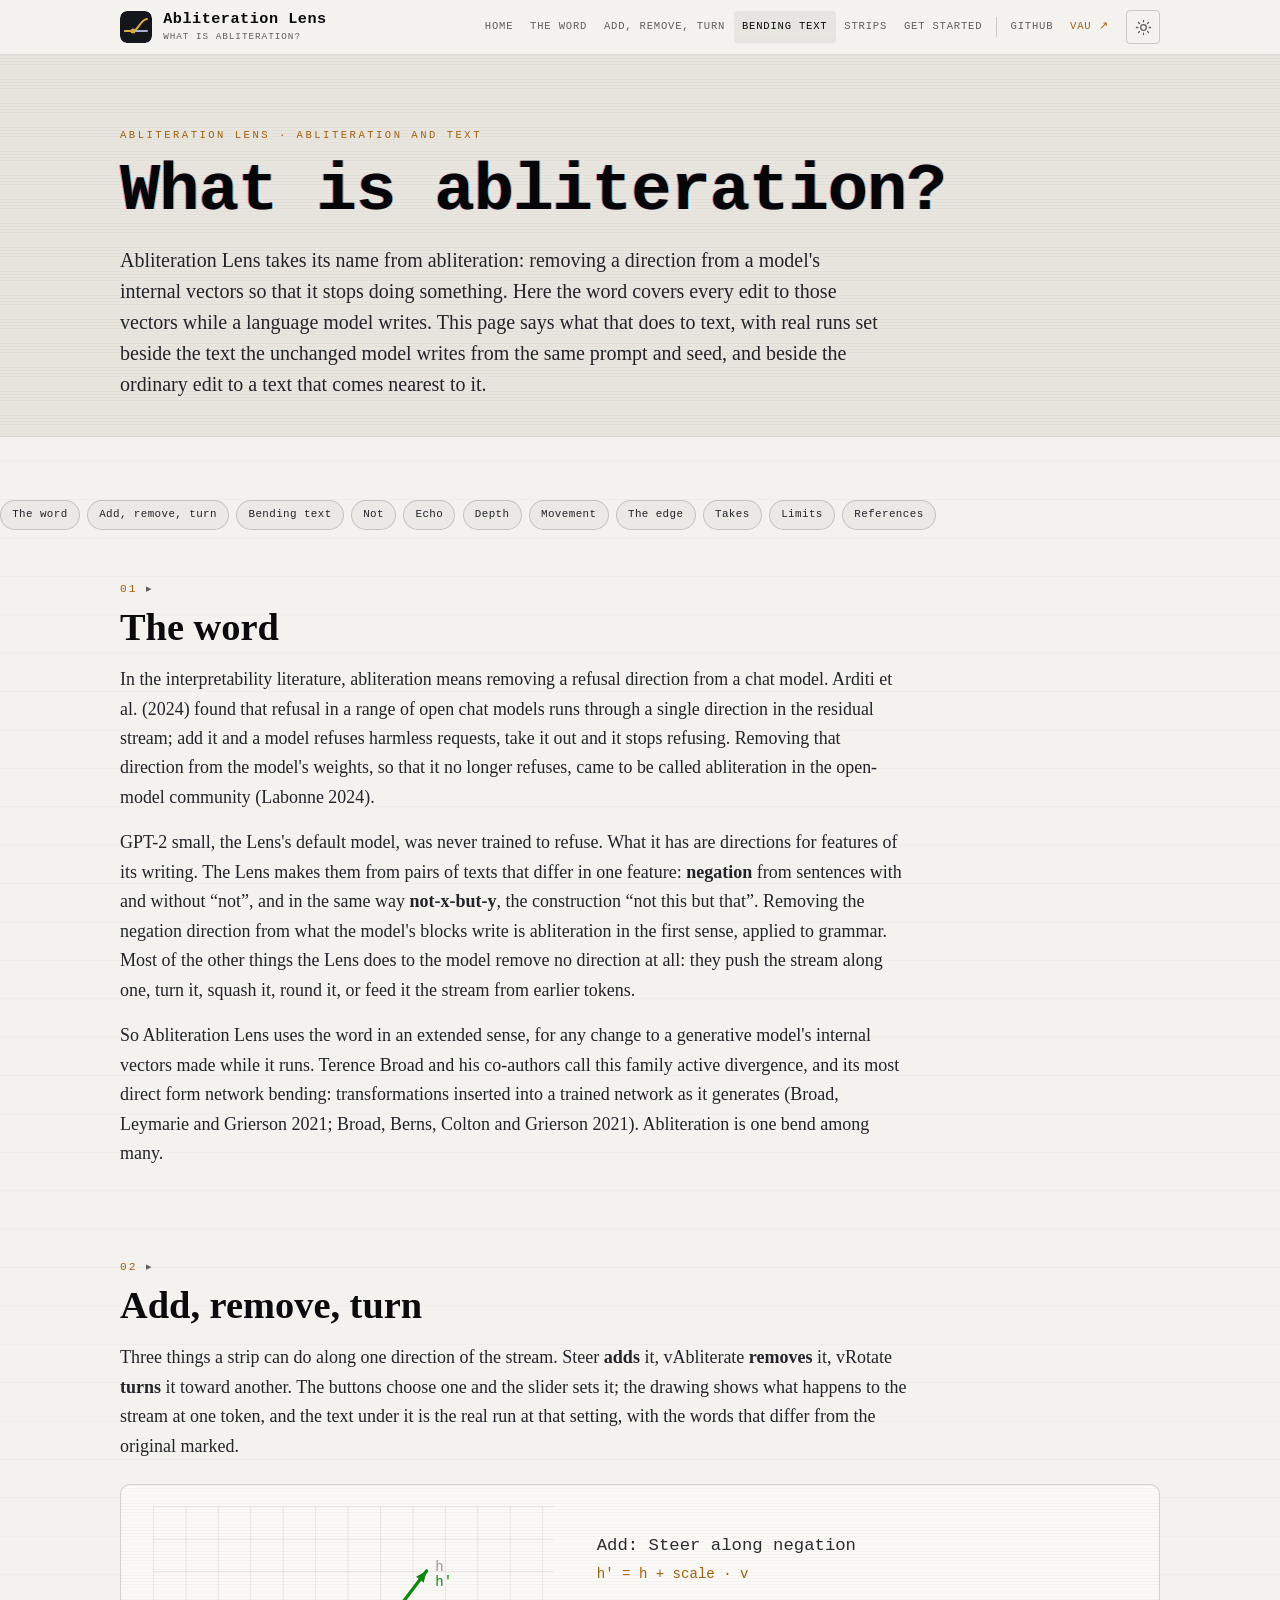
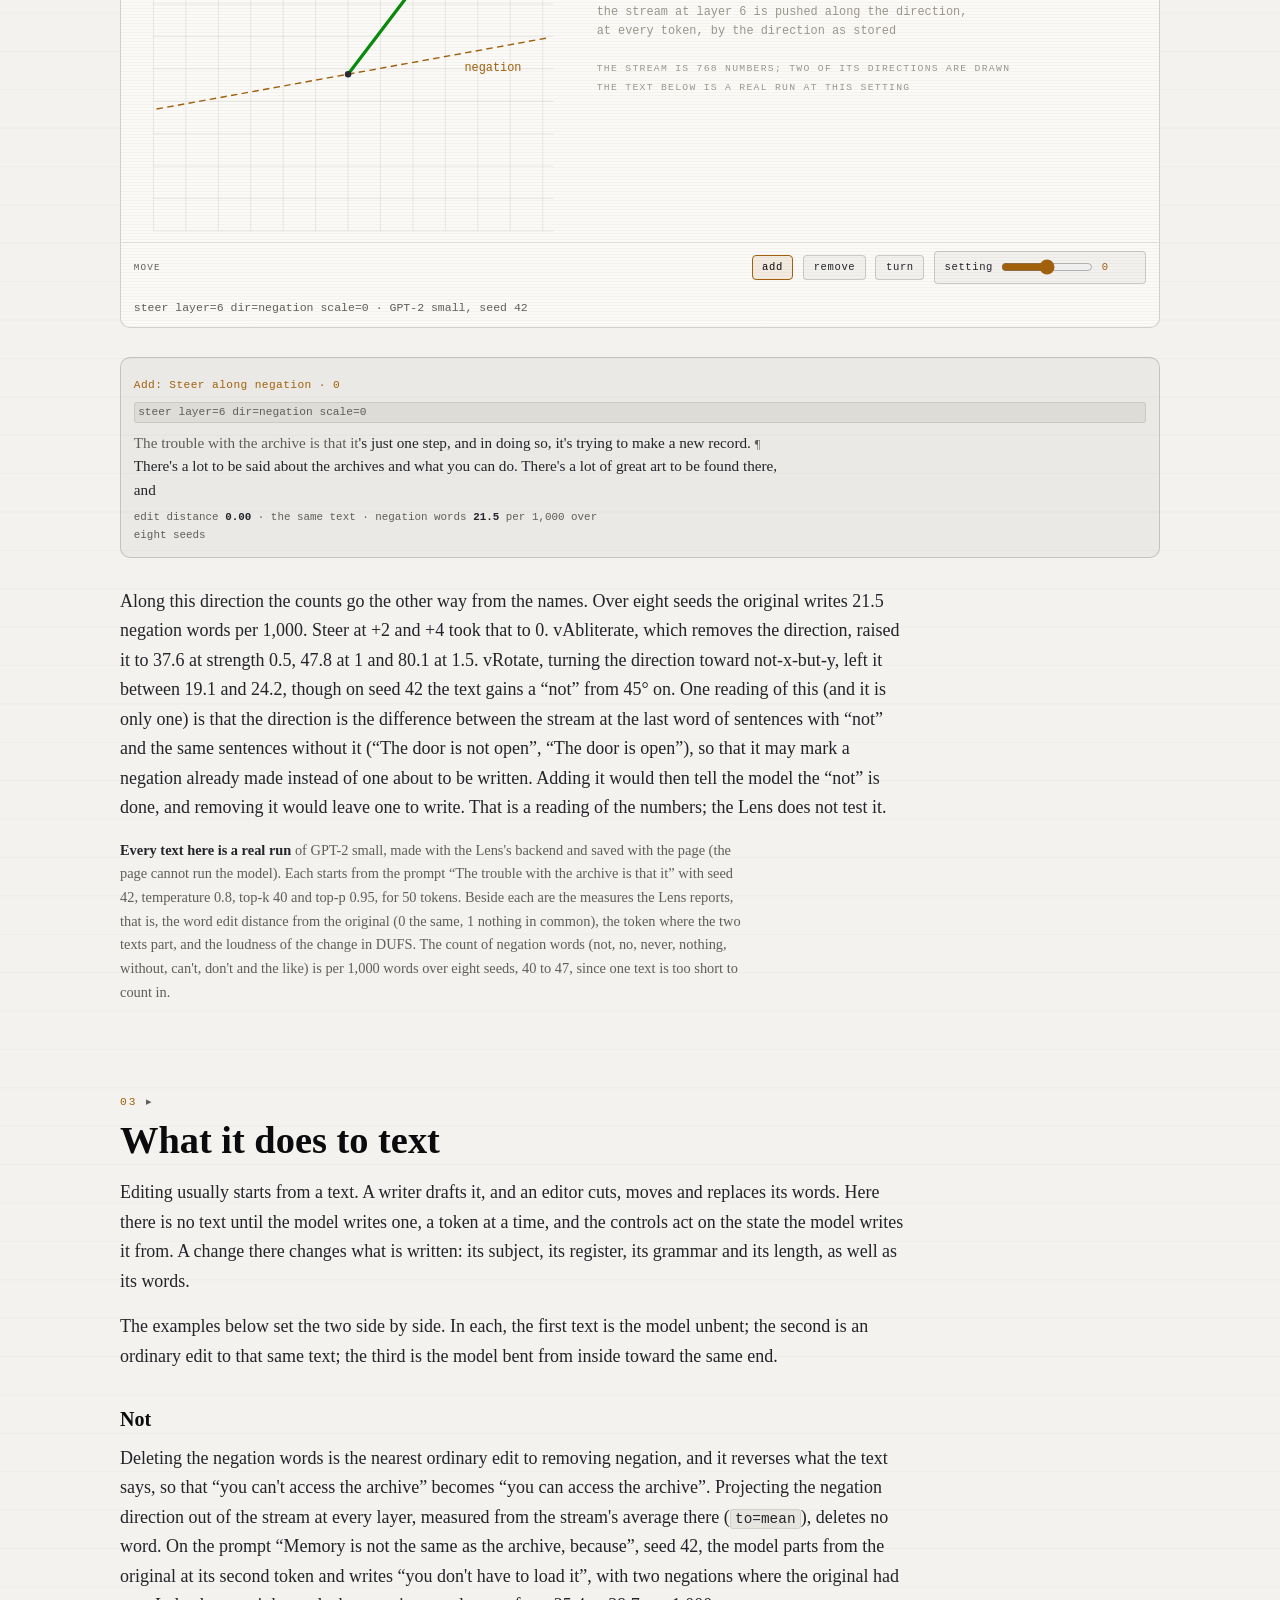
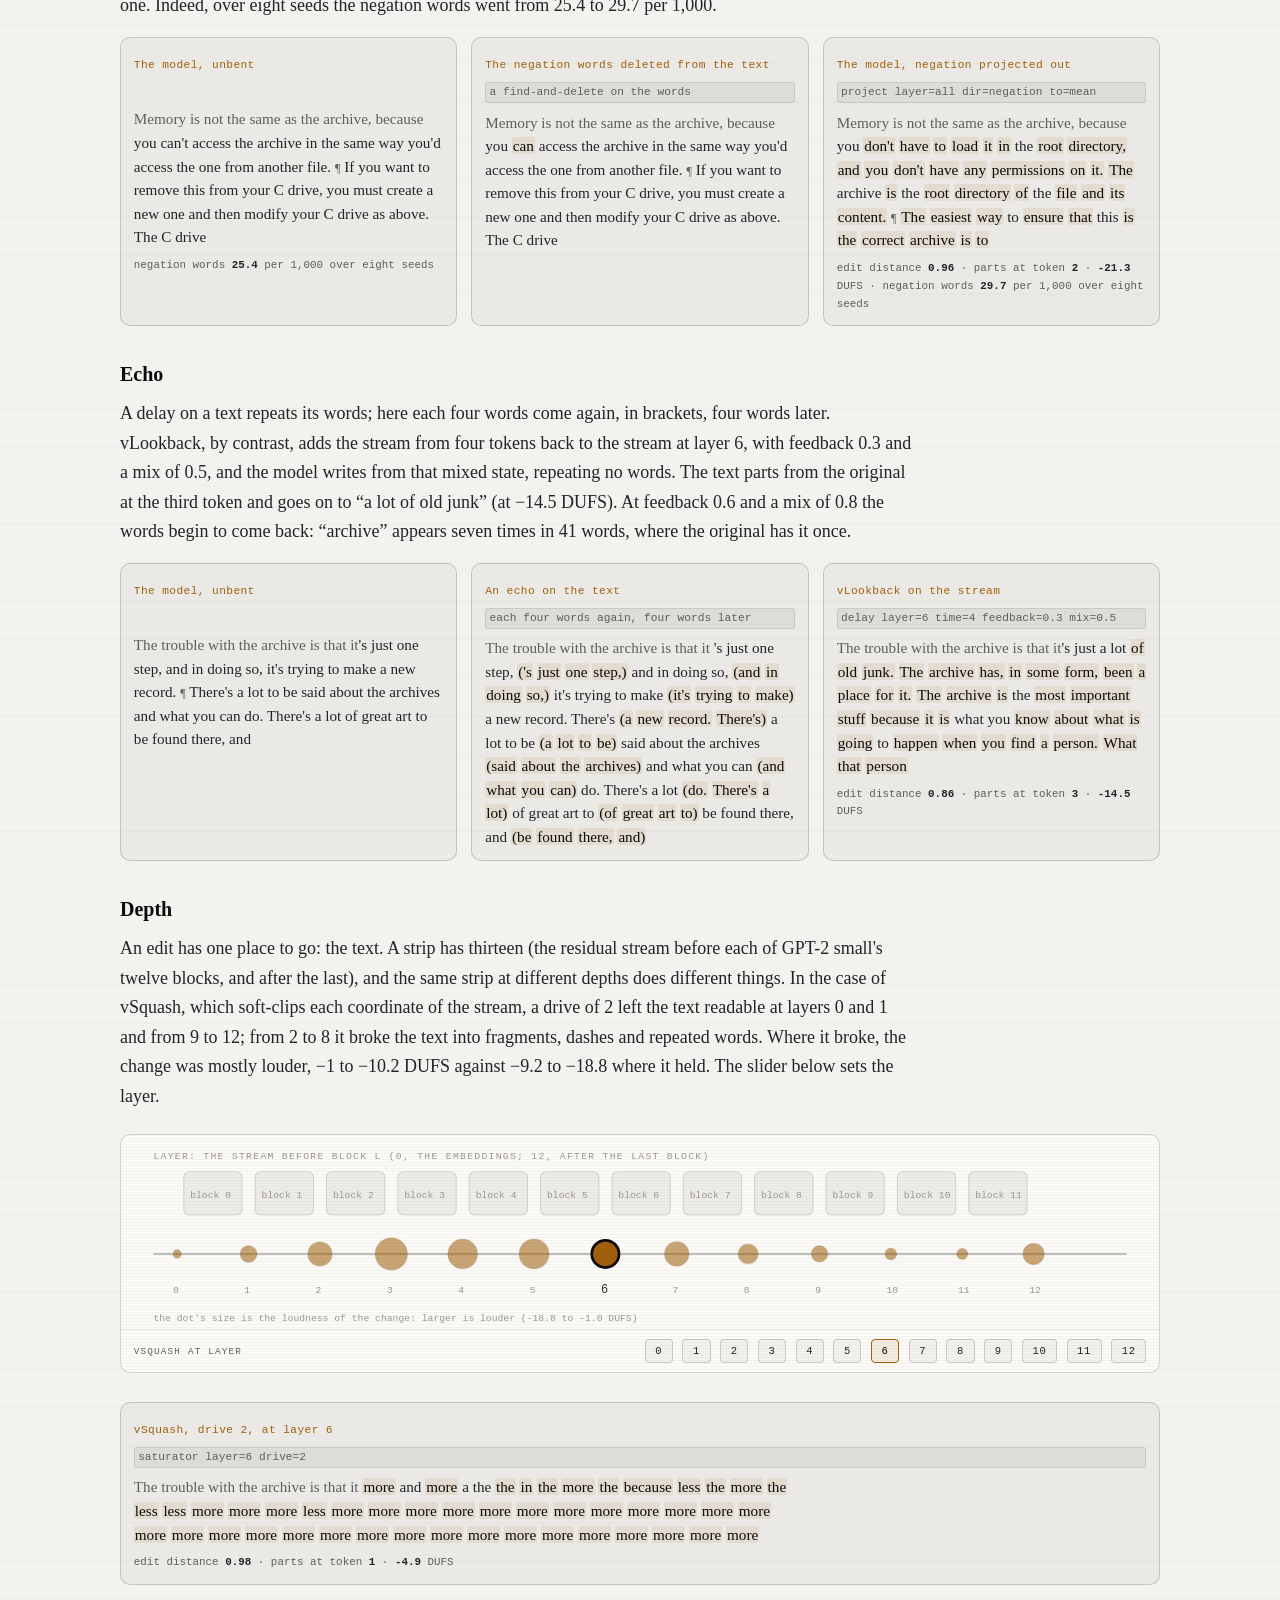
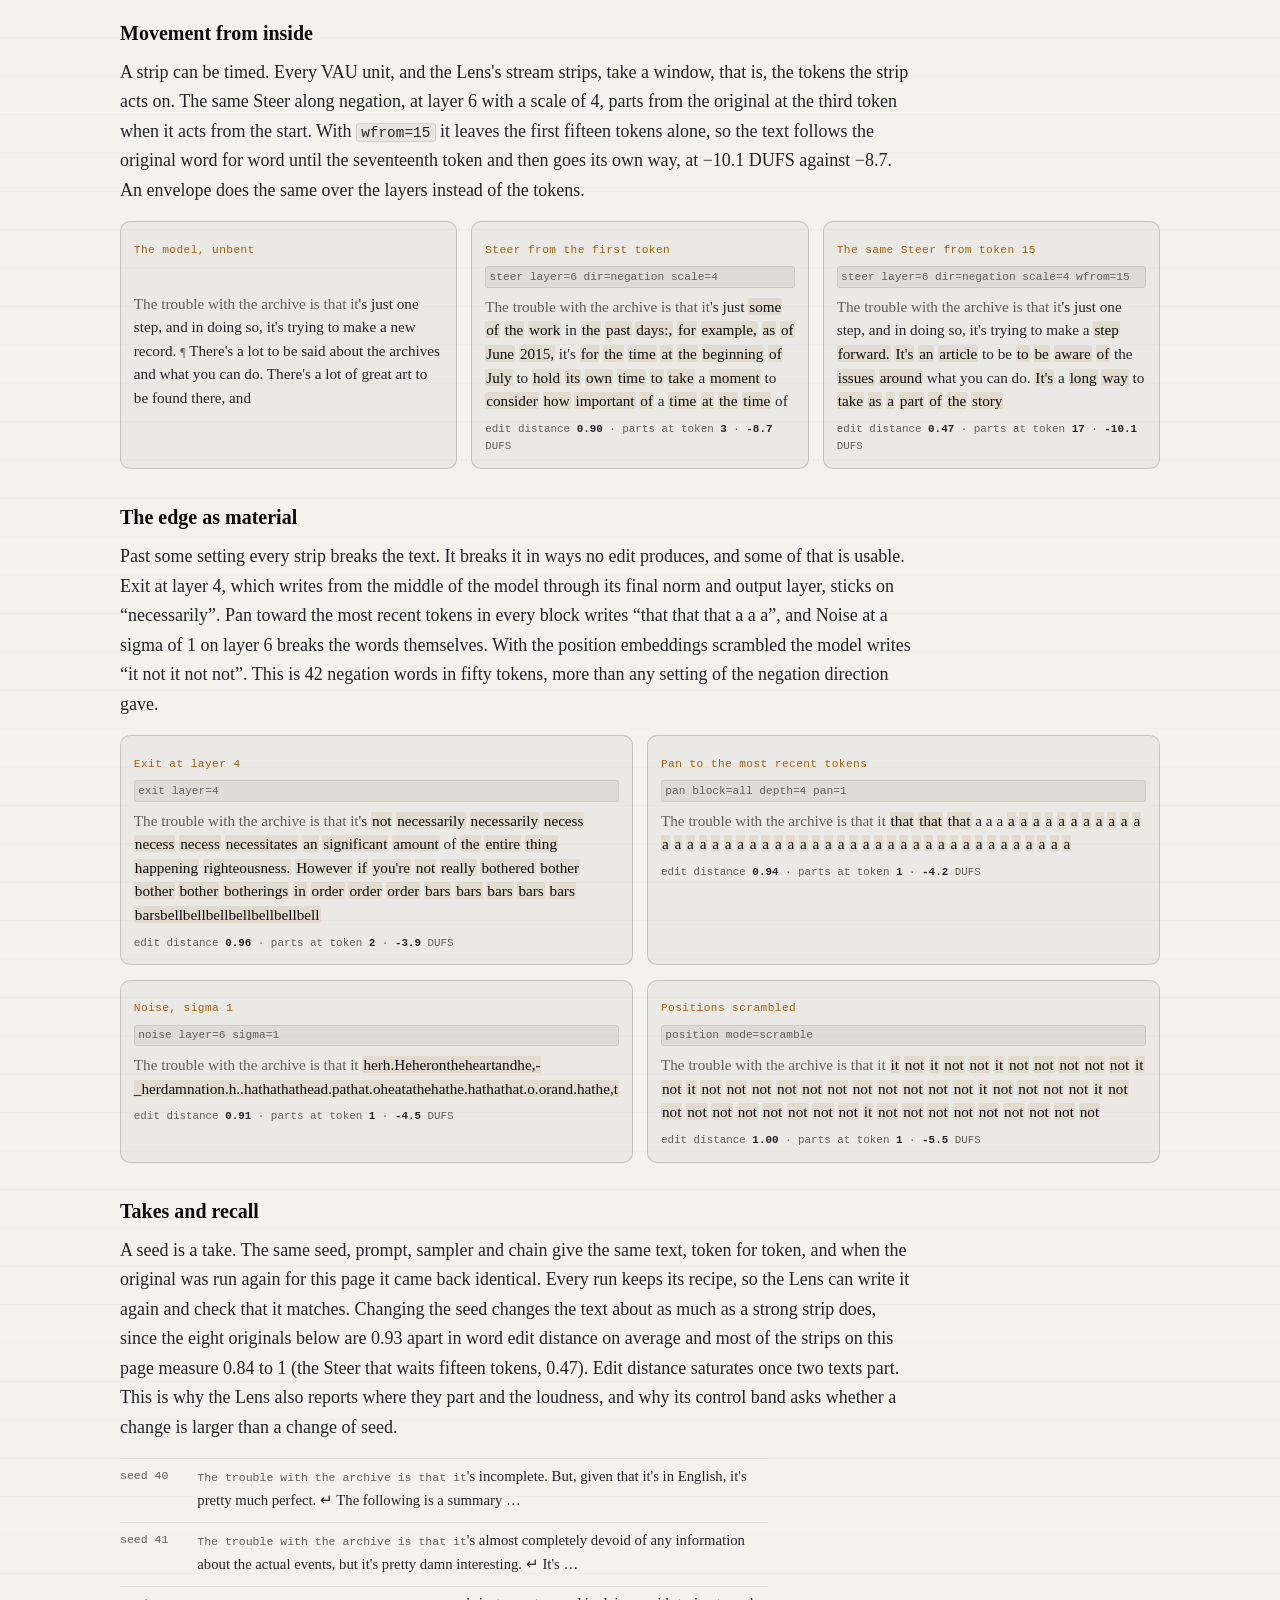
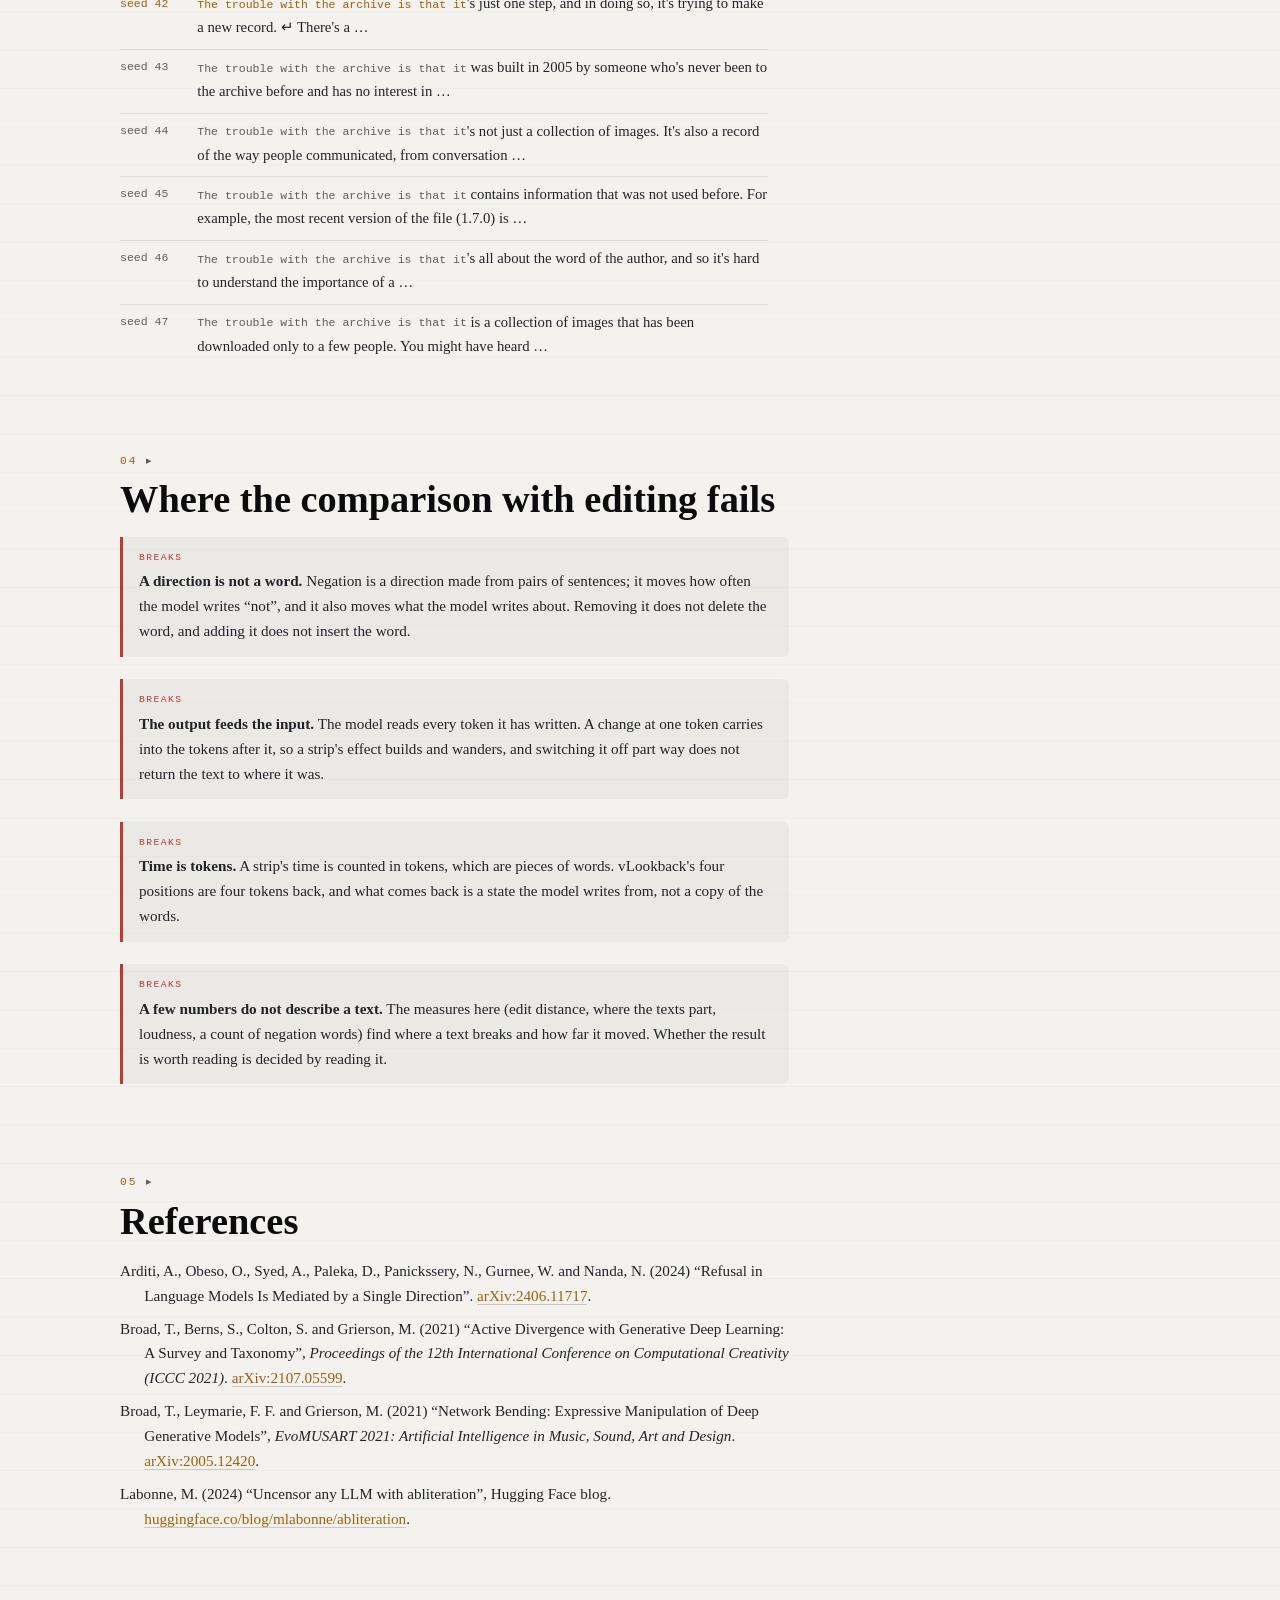
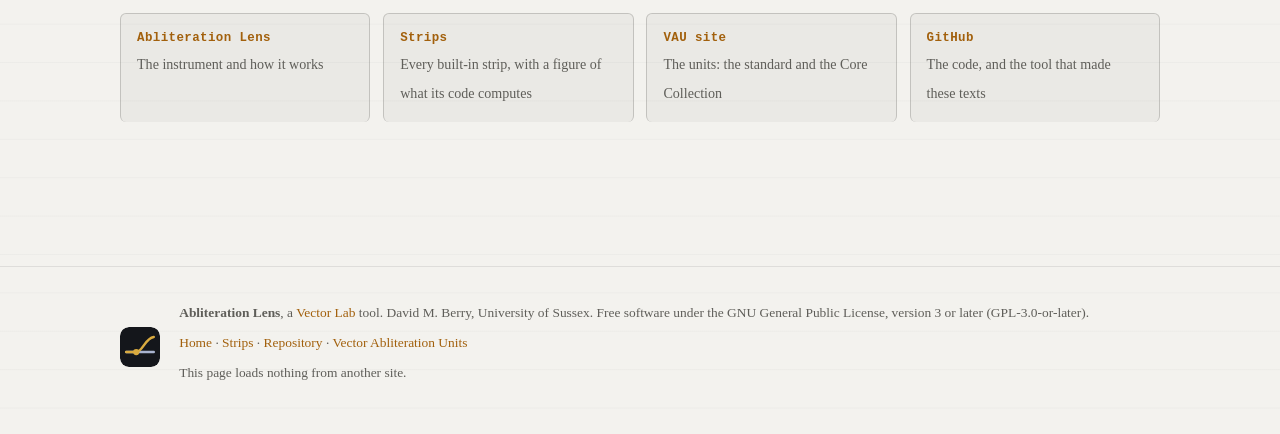
<file: docs/abliteration.html>
<!DOCTYPE html>
<html lang="en-GB">
<head>
  <meta charset="utf-8">
  <meta name="viewport" content="width=device-width, initial-scale=1">
  <title>What is abliteration? · Abliteration Lens</title>
  <meta name="description" content="Abliteration, from removing a refusal direction to bending a language model while it writes, and what that does to text: real runs of GPT-2 small, original beside bent, with the same seed.">
  <link rel="icon" href="img/mark.svg" type="image/svg+xml">
  <meta name="theme-color" content="#f3f2ee" media="(prefers-color-scheme: light)">
  <meta name="theme-color" content="#0e1015" media="(prefers-color-scheme: dark)">
  <script>(function(){try{var t=localStorage.getItem('abl-theme');if(t==='light'||t==='dark')document.documentElement.setAttribute('data-theme',t);}catch(e){}})();</script>
  <link rel="stylesheet" href="style.css">
</head>
<body>
<!-- Written by hand; the figures' texts are real runs (abliteration-data.js, tools/abliteration_page.py). Copyright (C) 2026 David M. Berry. SPDX-License-Identifier: GPL-3.0-or-later -->
<a class="skip" href="#main">Skip to the content</a>

<header class="site-header">
  <div class="wrap">
    <a class="brand" href="./" aria-label="Abliteration Lens, home">
      <img src="img/mark.svg" alt="">
      <span class="brand-block">
        <span class="brand-name">Abliteration Lens</span>
        <span class="brand-tagline">What is abliteration?</span>
      </span>
    </a>
    <div class="head-tools">
      <nav class="site-nav" aria-label="Pages and sections">
        <a href="./">Home</a>
        <a href="#word">The word</a>
        <a href="#moves">Add, remove, turn</a>
        <a href="#text">Bending text</a>
        <a href="strips.html">Strips</a>
        <a href="./#start">Get started</a>
        <span class="nav-sep" aria-hidden="true"></span>
        <a class="ext" href="https://github.com/vector-lab-tools/abliteration-lens">GitHub</a>
        <a class="ext vau" href="https://vector-lab-tools.github.io/vector-abliteration-units/" title="Vector Abliteration Units: the unit standard whose first host this is">VAU ↗</a>
      </nav>
      <button class="theme-toggle" type="button" aria-label="Switch between light and dark" title="Switch between light and dark">
        <svg class="icon-moon" viewBox="0 0 24 24" fill="none" stroke="currentColor" stroke-width="1.8" stroke-linecap="round" stroke-linejoin="round" aria-hidden="true"><path d="M21 12.79A9 9 0 1 1 11.21 3 7 7 0 0 0 21 12.79z"/></svg>
        <svg class="icon-sun" viewBox="0 0 24 24" fill="none" stroke="currentColor" stroke-width="1.8" stroke-linecap="round" stroke-linejoin="round" aria-hidden="true"><circle cx="12" cy="12" r="4"/><path d="M12 2v2M12 20v2M4.93 4.93l1.41 1.41M17.66 17.66l1.41 1.41M2 12h2M20 12h2M4.93 19.07l1.41-1.41M17.66 6.34l1.41-1.41"/></svg>
      </button>
    </div>
  </div>
</header>

<section class="hero hero-short">
  <div class="wrap hero-inner">
    <span class="kicker">Abliteration Lens · abliteration and text</span>
    <h1><span class="glitch" id="title" data-text="What is abliteration?">What is abliteration?</span></h1>
    <p class="tagline">Abliteration Lens takes its name from abliteration: removing a direction from a model's internal vectors so that it stops doing something. Here the word covers every edit to those vectors while a language model writes. This page says what that does to text, with real runs set beside the text the unchanged model writes from the same prompt and seed, and beside the ordinary edit to a text that comes nearest to it.</p>
  </div>
</section>

<main class="content" id="main">

  <div class="wrap toc-strip" aria-label="On this page">
    <a href="#word">The word</a><a href="#moves">Add, remove, turn</a><a href="#text">Bending text</a><a href="#not">Not</a><a href="#echo">Echo</a><a href="#depth">Depth</a><a href="#movement">Movement</a><a href="#edge">The edge</a><a href="#takes">Takes</a><a href="#limits">Limits</a><a href="#refs">References</a>
  </div>

  <!-- 01 -->
  <section class="section wrap reveal" id="word">
    <span class="num">01</span>
    <h2>The word</h2>
    <p class="lede">In the interpretability literature, abliteration means removing a refusal direction from a chat model. Arditi et al. (2024) found that refusal in a range of open chat models runs through a single direction in the residual stream; add it and a model refuses harmless requests, take it out and it stops refusing. Removing that direction from the model's weights, so that it no longer refuses, came to be called abliteration in the open-model community (Labonne 2024).</p>
    <p>GPT-2 small, the Lens's default model, was never trained to refuse. What it has are directions for features of its writing. The Lens makes them from pairs of texts that differ in one feature: <b>negation</b> from sentences with and without “not”, and in the same way <b>not-x-but-y</b>, the construction “not this but that”. Removing the negation direction from what the model's blocks write is abliteration in the first sense, applied to grammar. Most of the other things the Lens does to the model remove no direction at all: they push the stream along one, turn it, squash it, round it, or feed it the stream from earlier tokens.</p>
    <p>So Abliteration Lens uses the word in an extended sense, for any change to a generative model's internal vectors made while it runs. Terence Broad and his co-authors call this family active divergence, and its most direct form network bending: transformations inserted into a trained network as it generates (Broad, Leymarie and Grierson 2021; Broad, Berns, Colton and Grierson 2021). Abliteration is one bend among many.</p>
  </section>

  <!-- 02 -->
  <section class="section wrap reveal" id="moves">
    <span class="num">02</span>
    <h2>Add, remove, turn</h2>
    <p>Three things a strip can do along one direction of the stream. Steer <b>adds</b> it, vAbliterate <b>removes</b> it, vRotate <b>turns</b> it toward another. The buttons choose one and the slider sets it; the drawing shows what happens to the stream at one token, and the text under it is the real run at that setting, with the words that differ from the original marked.</p>
    <div class="viz" id="viz-art" role="group" aria-label="Interactive figure: a vector and the negation direction, with the stream added to, removed from, or turned along it, and the real text at each setting below">
      <svg viewBox="0 0 960 330" aria-hidden="true"></svg>
      <div class="bar"><span class="lab">Move</span>
        <button type="button" data-mode="add" aria-pressed="true">add</button>
        <button type="button" data-mode="remove" aria-pressed="false">remove</button>
        <button type="button" data-mode="turn" aria-pressed="false">turn</button>
        <label>setting <input type="range" min="0" max="1" step="1" value="0"><output>0</output></label></div>
      <div class="readout" aria-live="polite"></div>
    </div>
    <div class="textbox wide" id="art-text"></div>
    <p>Along this direction the counts go the other way from the names. Over eight seeds the original writes 21.5 negation words per 1,000. Steer at +2 and +4 took that to 0. vAbliterate, which removes the direction, raised it to 37.6 at strength 0.5, 47.8 at 1 and 80.1 at 1.5. vRotate, turning the direction toward not-x-but-y, left it between 19.1 and 24.2, though on seed 42 the text gains a “not” from 45° on. One reading of this (and it is only one) is that the direction is the difference between the stream at the last word of sentences with “not” and the same sentences without it (“The door is not open”, “The door is open”), so that it may mark a negation already made instead of one about to be written. Adding it would then tell the model the “not” is done, and removing it would leave one to write. That is a reading of the numbers; the Lens does not test it.</p>
    <p class="viz-cap" id="moves-cap"><b>Every text here is a real run</b> of GPT-2 small, made with the Lens's backend and saved with the page (the page cannot run the model). Each starts from the prompt “<span data-abl="provenance.prompt"></span>” with seed <span data-abl="provenance.seed"></span>, temperature 0.8, top-k 40 and top-p 0.95, for 50 tokens. Beside each are the measures the Lens reports, that is, the word edit distance from the original (0 the same, 1 nothing in common), the token where the two texts part, and the loudness of the change in DUFS. The count of negation words (not, no, never, nothing, without, can't, don't and the like) is per 1,000 words over eight seeds, 40 to 47, since one text is too short to count in.</p>
  </section>

  <!-- 03 -->
  <section class="section wrap reveal" id="text">
    <span class="num">03</span>
    <h2>What it does to text</h2>
    <p class="lede">Editing usually starts from a text. A writer drafts it, and an editor cuts, moves and replaces its words. Here there is no text until the model writes one, a token at a time, and the controls act on the state the model writes it from. A change there changes what is written: its subject, its register, its grammar and its length, as well as its words.</p>
    <p>The examples below set the two side by side. In each, the first text is the model unbent; the second is an ordinary edit to that same text; the third is the model bent from inside toward the same end.</p>

    <h3 id="not">Not</h3>
    <p id="not-p">Deleting the negation words is the nearest ordinary edit to removing negation, and it reverses what the text says, so that “you can't access the archive” becomes “you can access the archive”. Projecting the negation direction out of the stream at every layer, measured from the stream's average there (<code>to=mean</code>), deletes no word. On the prompt “Memory is not the same as the archive, because”, seed 42, the model parts from the original at its second token and writes “you don't have to load it”, with two negations where the original had one. Indeed, over eight seeds the negation words went from 25.4 to 29.7 per 1,000.</p>
    <div class="trio" id="trio-not"></div>

    <h3 id="echo">Echo</h3>
    <p id="echo-p">A delay on a text repeats its words; here each four words come again, in brackets, four words later. vLookback, by contrast, adds the stream from four tokens back to the stream at layer 6, with feedback 0.3 and a mix of 0.5, and the model writes from that mixed state, repeating no words. The text parts from the original at the third token and goes on to “a lot of old junk” (at −14.5 DUFS). At feedback 0.6 and a mix of 0.8 the words begin to come back: “archive” appears seven times in 41 words, where the original has it once.</p>
    <div class="trio" id="trio-echo"></div>

    <h3 id="depth">Depth</h3>
    <p id="depth-p">An edit has one place to go: the text. A strip has thirteen (the residual stream before each of GPT-2 small's twelve blocks, and after the last), and the same strip at different depths does different things. In the case of vSquash, which soft-clips each coordinate of the stream, a drive of 2 left the text readable at layers 0 and 1 and from 9 to 12; from 2 to 8 it broke the text into fragments, dashes and repeated words. Where it broke, the change was mostly louder, −1 to −10.2 DUFS against −9.2 to −18.8 where it held. The slider below sets the layer.</p>
    <div class="viz" id="viz-depth" role="group" aria-label="Interactive figure: vSquash at each layer, with its text">
      <svg viewBox="0 0 960 180" aria-hidden="true"></svg>
      <div class="bar"><span class="lab">vSquash at layer</span></div>
    </div>
    <div class="textbox wide" id="depth-text"></div>

    <h3 id="movement">Movement from inside</h3>
    <p id="move-p">A strip can be timed. Every VAU unit, and the Lens's stream strips, take a window, that is, the tokens the strip acts on. The same Steer along negation, at layer 6 with a scale of 4, parts from the original at the third token when it acts from the start. With <code>wfrom=15</code> it leaves the first fifteen tokens alone, so the text follows the original word for word until the seventeenth token and then goes its own way, at −10.1 DUFS against −8.7. An envelope does the same over the layers instead of the tokens.</p>
    <div class="trio" id="trio-move"></div>

    <h3 id="edge">The edge as material</h3>
    <p id="edge-p">Past some setting every strip breaks the text. It breaks it in ways no edit produces, and some of that is usable. Exit at layer 4, which writes from the middle of the model through its final norm and output layer, sticks on “necessarily”. Pan toward the most recent tokens in every block writes “that that that a a a”, and Noise at a sigma of 1 on layer 6 breaks the words themselves. With the position embeddings scrambled the model writes “it not it not not”. This is 42 negation words in fifty tokens, more than any setting of the negation direction gave.</p>
    <div class="trio four" id="trio-edge"></div>

    <h3 id="takes">Takes and recall</h3>
    <p id="takes-p">A seed is a take. The same seed, prompt, sampler and chain give the same text, token for token, and when the original was run again for this page it came back identical. Every run keeps its recipe, so the Lens can write it again and check that it matches. Changing the seed changes the text about as much as a strong strip does, since the eight originals below are 0.93 apart in word edit distance on average and most of the strips on this page measure 0.84 to 1 (the Steer that waits fifteen tokens, 0.47). Edit distance saturates once two texts part. This is why the Lens also reports where they part and the loudness, and why its control band asks whether a change is larger than a change of seed.</p>
    <ul class="takes" id="takes-list"></ul>
  </section>

  <!-- 04 -->
  <section class="section wrap reveal" id="limits">
    <span class="num">04</span>
    <h2>Where the comparison with editing fails</h2>
    <div class="note break"><span class="tag">Breaks</span><p><b>A direction is not a word.</b> Negation is a direction made from pairs of sentences; it moves how often the model writes “not”, and it also moves what the model writes about. Removing it does not delete the word, and adding it does not insert the word.</p></div>
    <div class="note break"><span class="tag">Breaks</span><p><b>The output feeds the input.</b> The model reads every token it has written. A change at one token carries into the tokens after it, so a strip's effect builds and wanders, and switching it off part way does not return the text to where it was.</p></div>
    <div class="note break"><span class="tag">Breaks</span><p><b>Time is tokens.</b> A strip's time is counted in tokens, which are pieces of words. vLookback's four positions are four tokens back, and what comes back is a state the model writes from, not a copy of the words.</p></div>
    <div class="note break"><span class="tag">Breaks</span><p><b>A few numbers do not describe a text.</b> The measures here (edit distance, where the texts part, loudness, a count of negation words) find where a text breaks and how far it moved. Whether the result is worth reading is decided by reading it.</p></div>
  </section>

  <!-- 05 -->
  <section class="section wrap reveal" id="refs">
    <span class="num">05</span>
    <h2>References</h2>
    <ul class="refs">
      <li>Arditi, A., Obeso, O., Syed, A., Paleka, D., Panickssery, N., Gurnee, W. and Nanda, N. (2024) “Refusal in Language Models Is Mediated by a Single Direction”. <a href="https://arxiv.org/abs/2406.11717">arXiv:2406.11717</a>.</li>
      <li>Broad, T., Berns, S., Colton, S. and Grierson, M. (2021) “Active Divergence with Generative Deep Learning: A Survey and Taxonomy”, <i>Proceedings of the 12th International Conference on Computational Creativity (ICCC 2021)</i>. <a href="https://arxiv.org/abs/2107.05599">arXiv:2107.05599</a>.</li>
      <li>Broad, T., Leymarie, F. F. and Grierson, M. (2021) “Network Bending: Expressive Manipulation of Deep Generative Models”, <i>EvoMUSART 2021: Artificial Intelligence in Music, Sound, Art and Design</i>. <a href="https://arxiv.org/abs/2005.12420">arXiv:2005.12420</a>.</li>
      <li>Labonne, M. (2024) “Uncensor any LLM with abliteration”, Hugging Face blog. <a href="https://huggingface.co/blog/mlabonne/abliteration">huggingface.co/blog/mlabonne/abliteration</a>.</li>
    </ul>
  </section>

  <section class="section wrap reveal">
    <div class="links">
      <a href="./"><b>Abliteration Lens</b><span>The instrument and how it works</span></a>
      <a href="strips.html"><b>Strips</b><span>Every built-in strip, with a figure of what its code computes</span></a>
      <a href="https://vector-lab-tools.github.io/vector-abliteration-units/"><b>VAU site</b><span>The units: the standard and the Core Collection</span></a>
      <a href="https://github.com/vector-lab-tools/abliteration-lens"><b>GitHub</b><span>The code, and the tool that made these texts</span></a>
    </div>
  </section>

</main>

<footer class="site-footer">
  <div class="wrap">
    <div class="foot">
      <img src="img/mark.svg" alt="">
      <div>
        <p><b>Abliteration Lens</b>, a <a href="https://vector-lab-tools.github.io">Vector Lab</a> tool. David M. Berry, University of Sussex. Free software under the GNU General Public License, version 3 or later (GPL-3.0-or-later).</p>
        <p><a href="./">Home</a> · <a href="strips.html">Strips</a> · <a href="https://github.com/vector-lab-tools/abliteration-lens">Repository</a> · <a href="https://vector-lab-tools.github.io/vector-abliteration-units/">Vector Abliteration Units</a></p>
        <p>This page loads nothing from another site.</p>
      </div>
    </div>
  </div>
</footer>

<script src="abliteration-data.js"></script>
<script src="abliteration.js"></script>
<script src="site.js"></script>
</body>
</html>
</file>
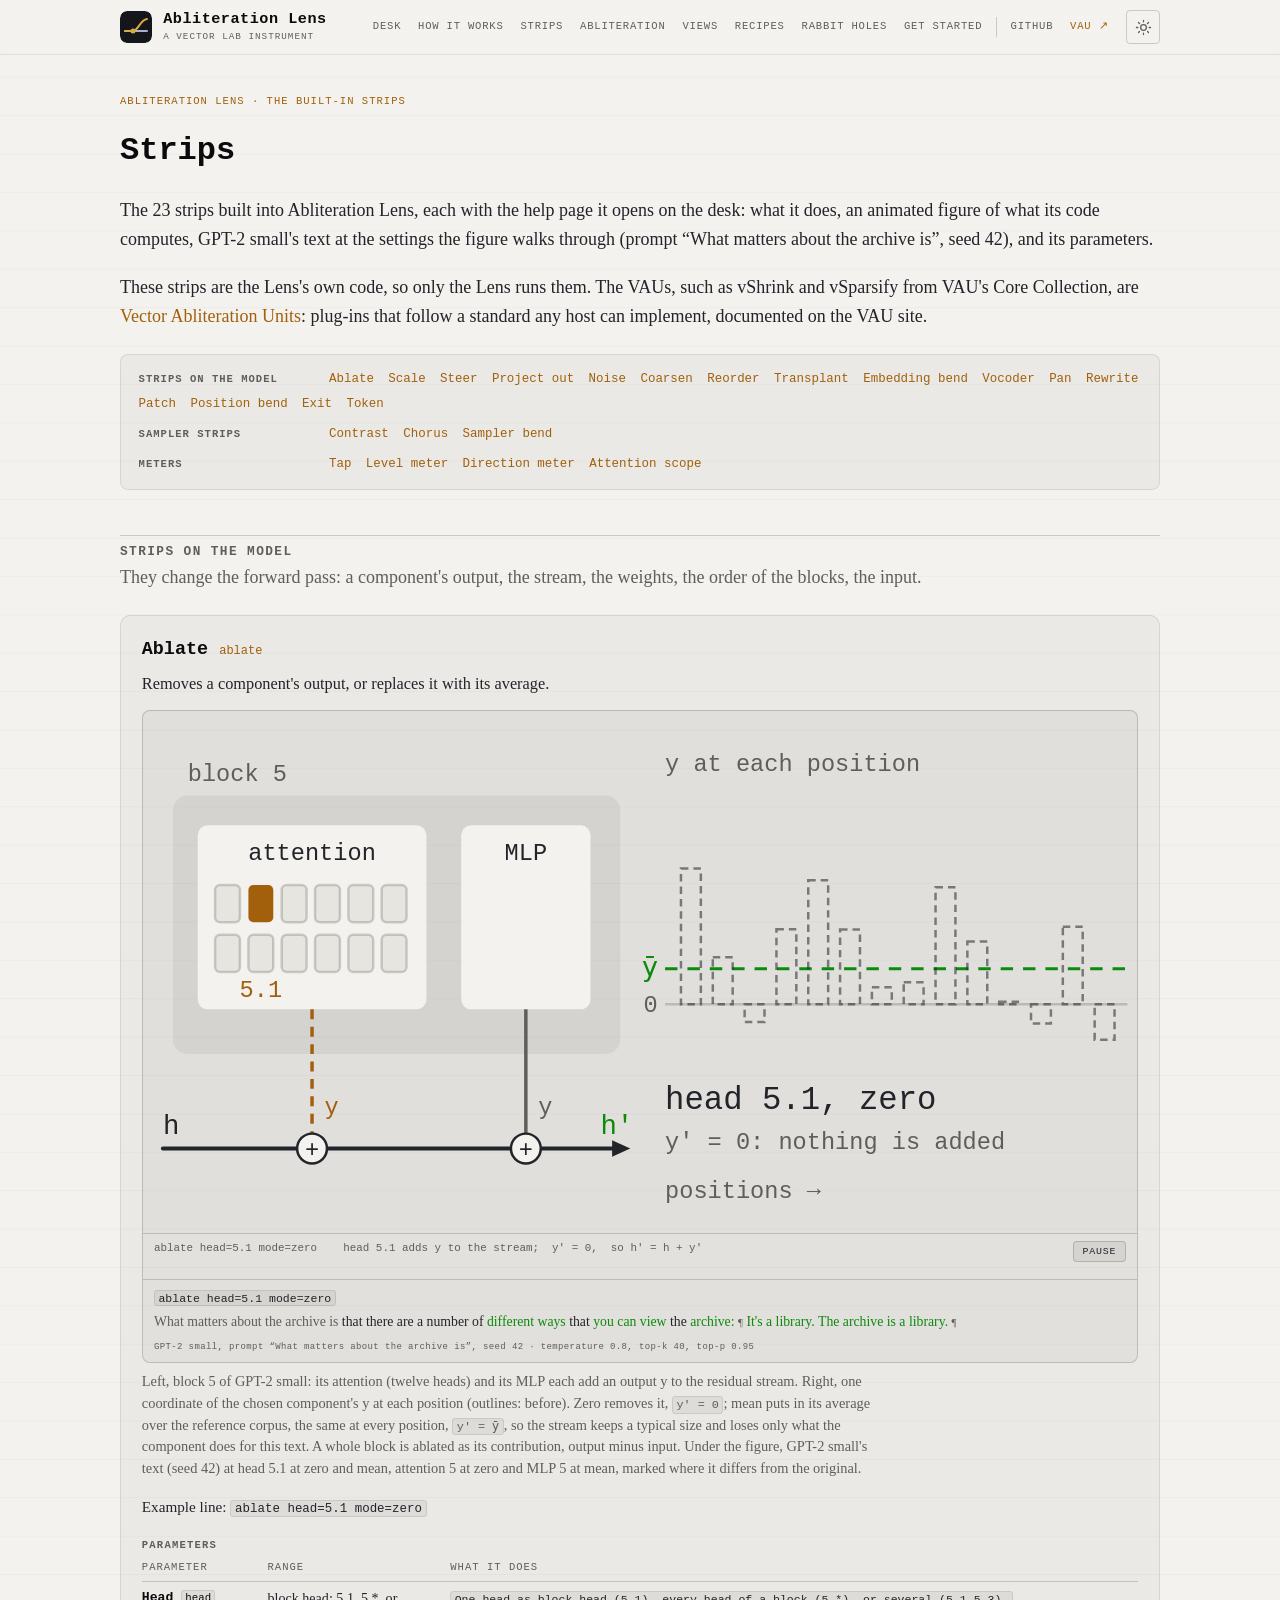
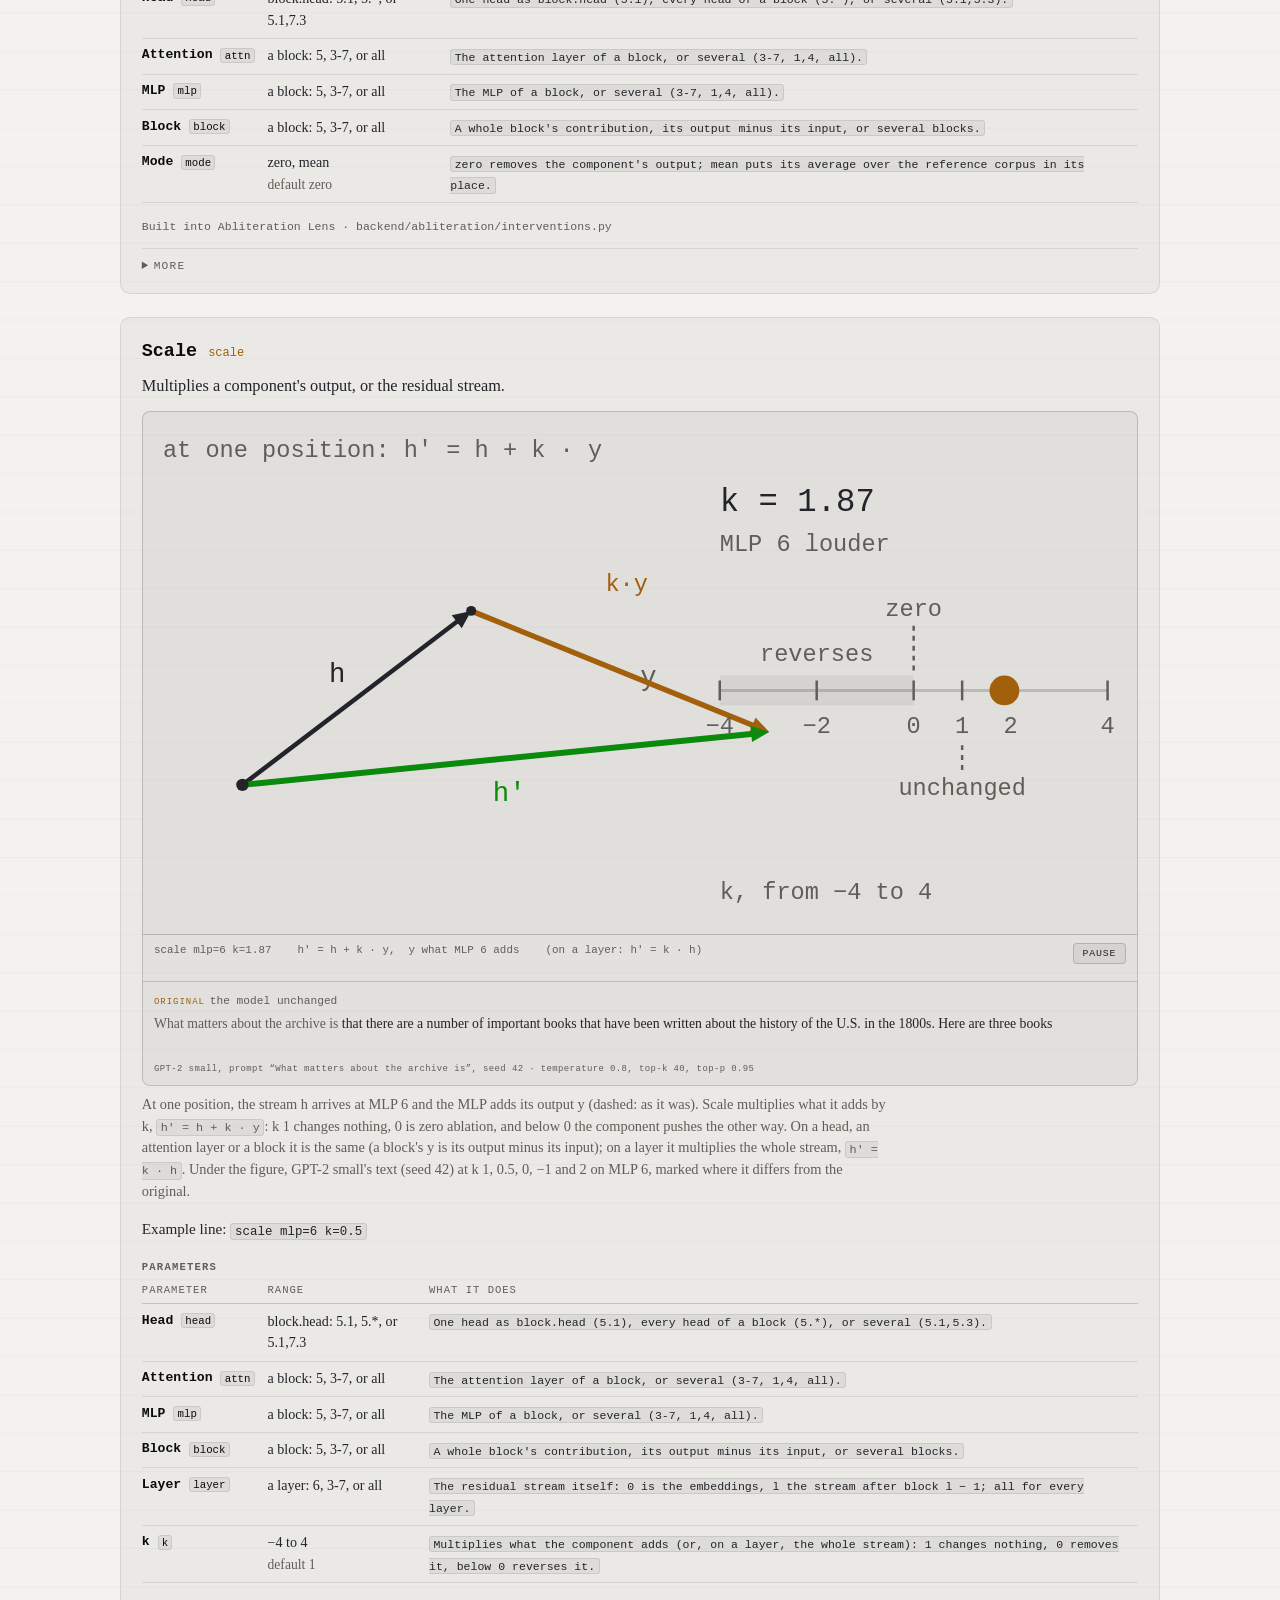
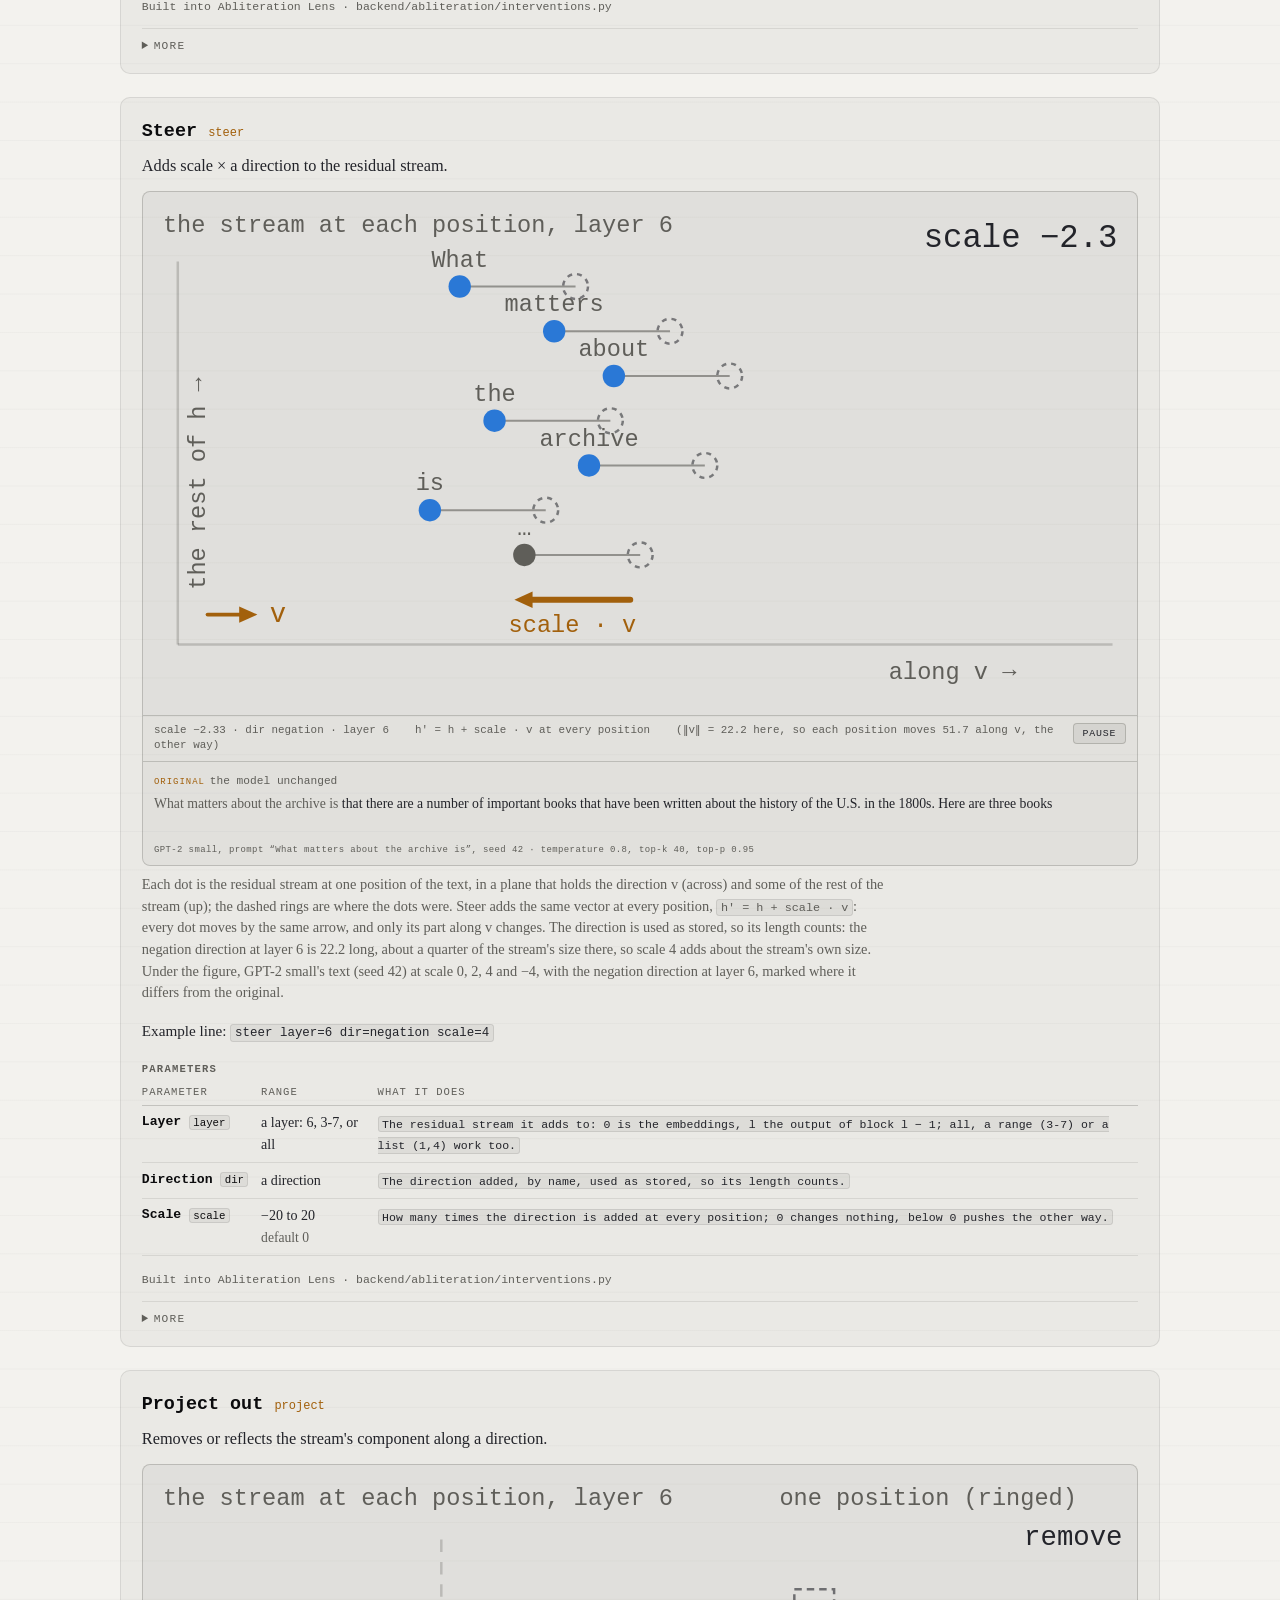
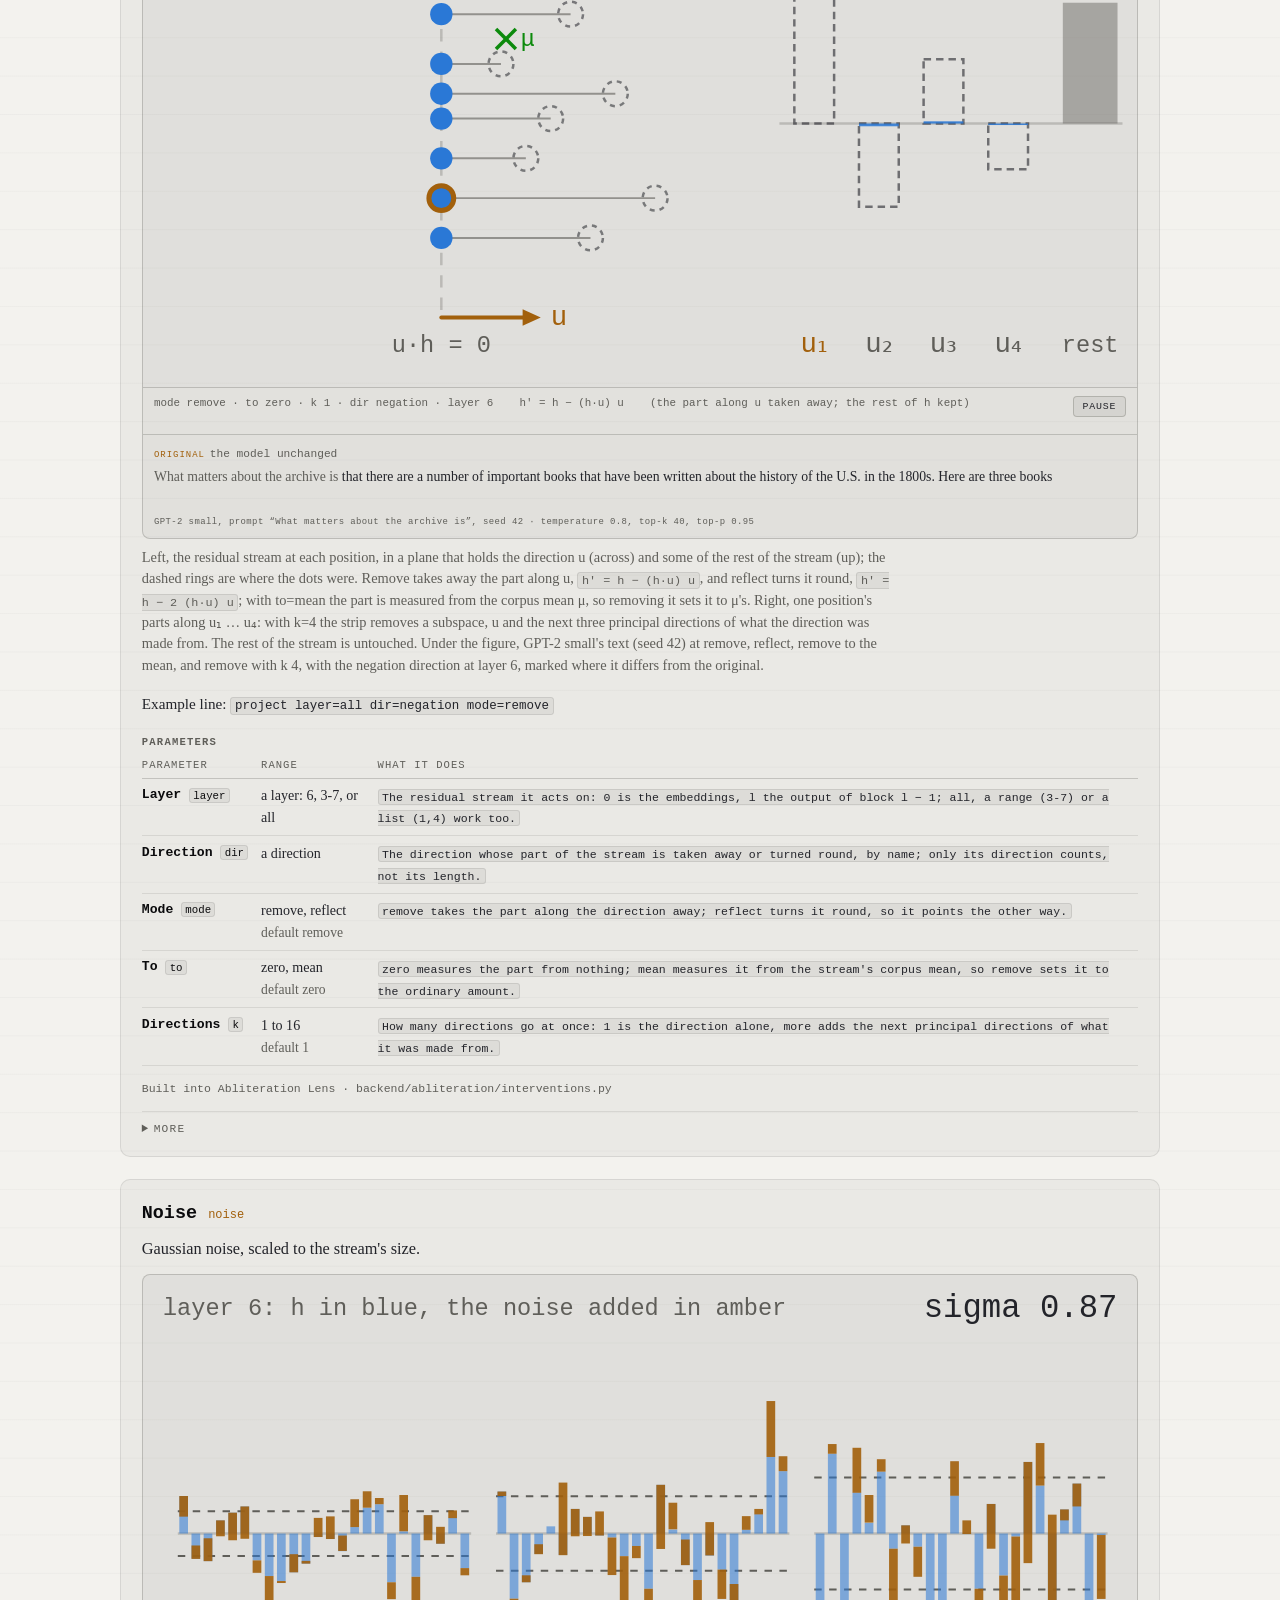
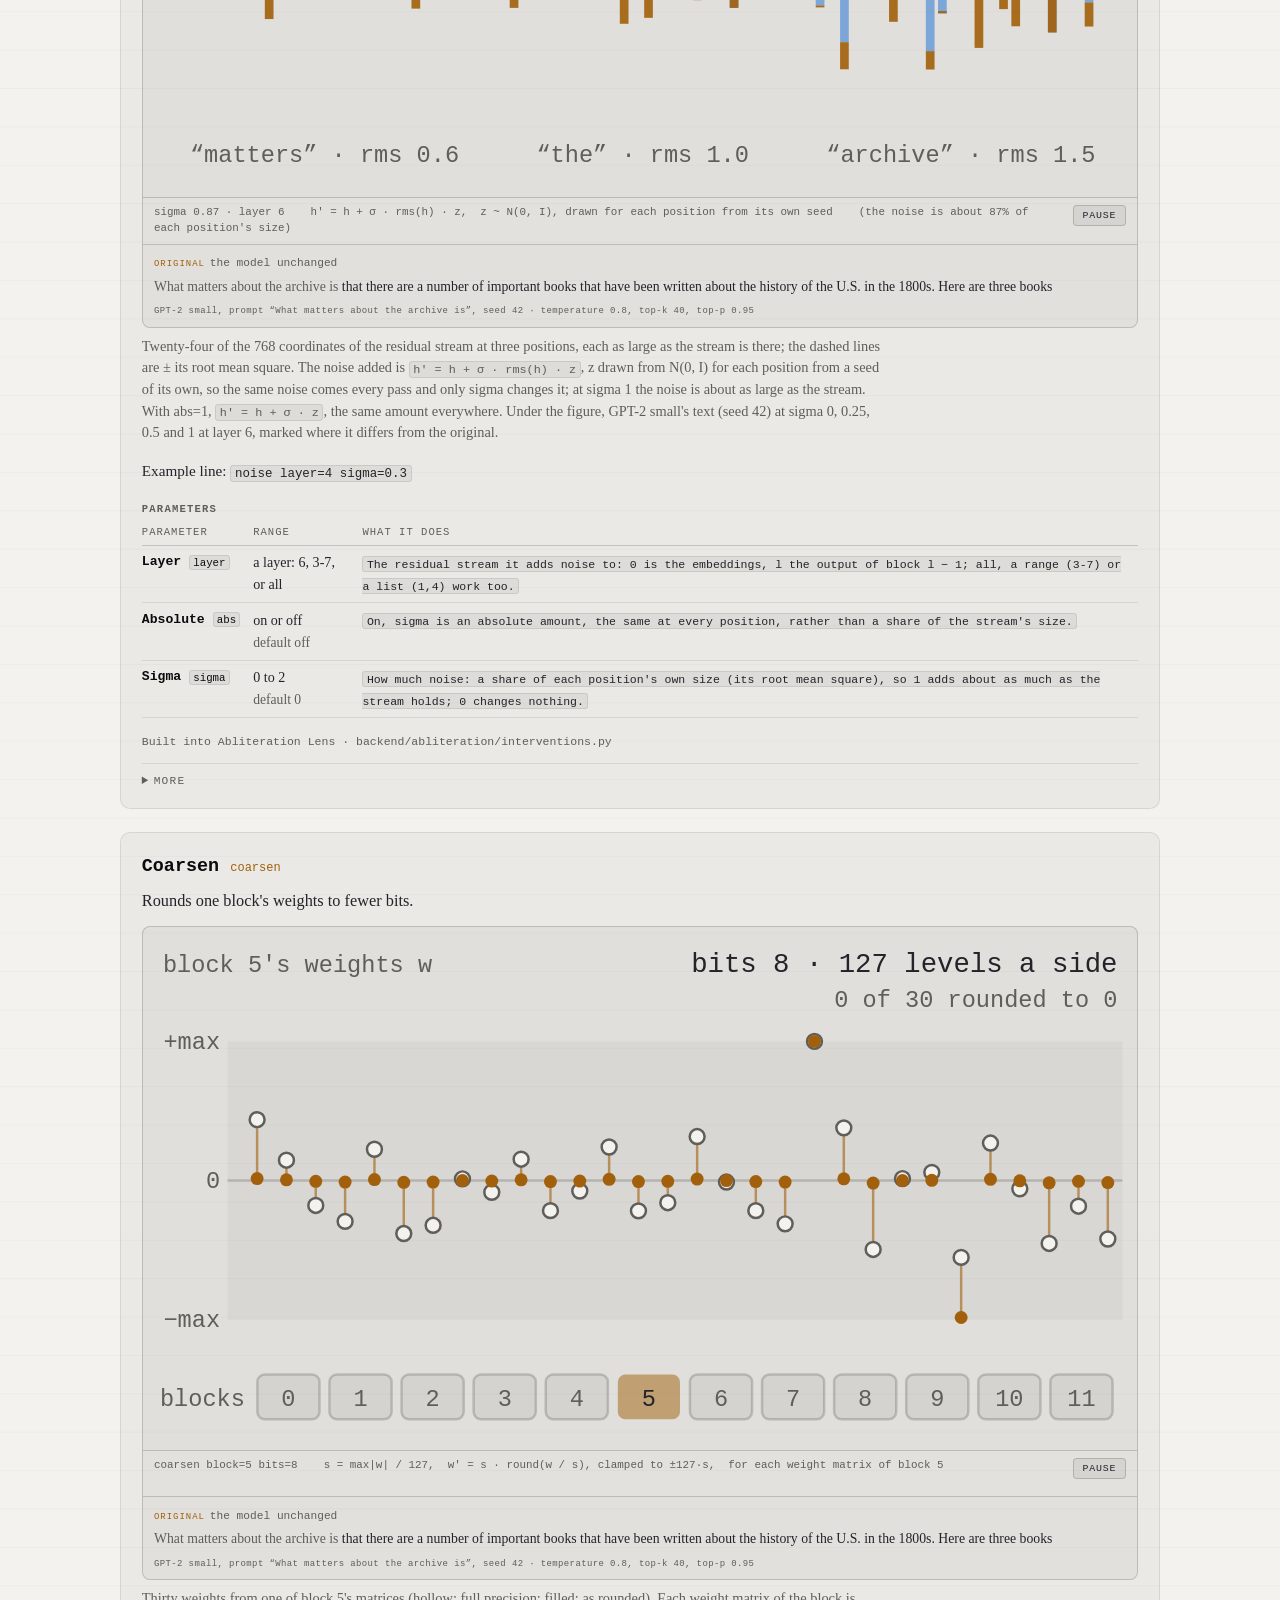
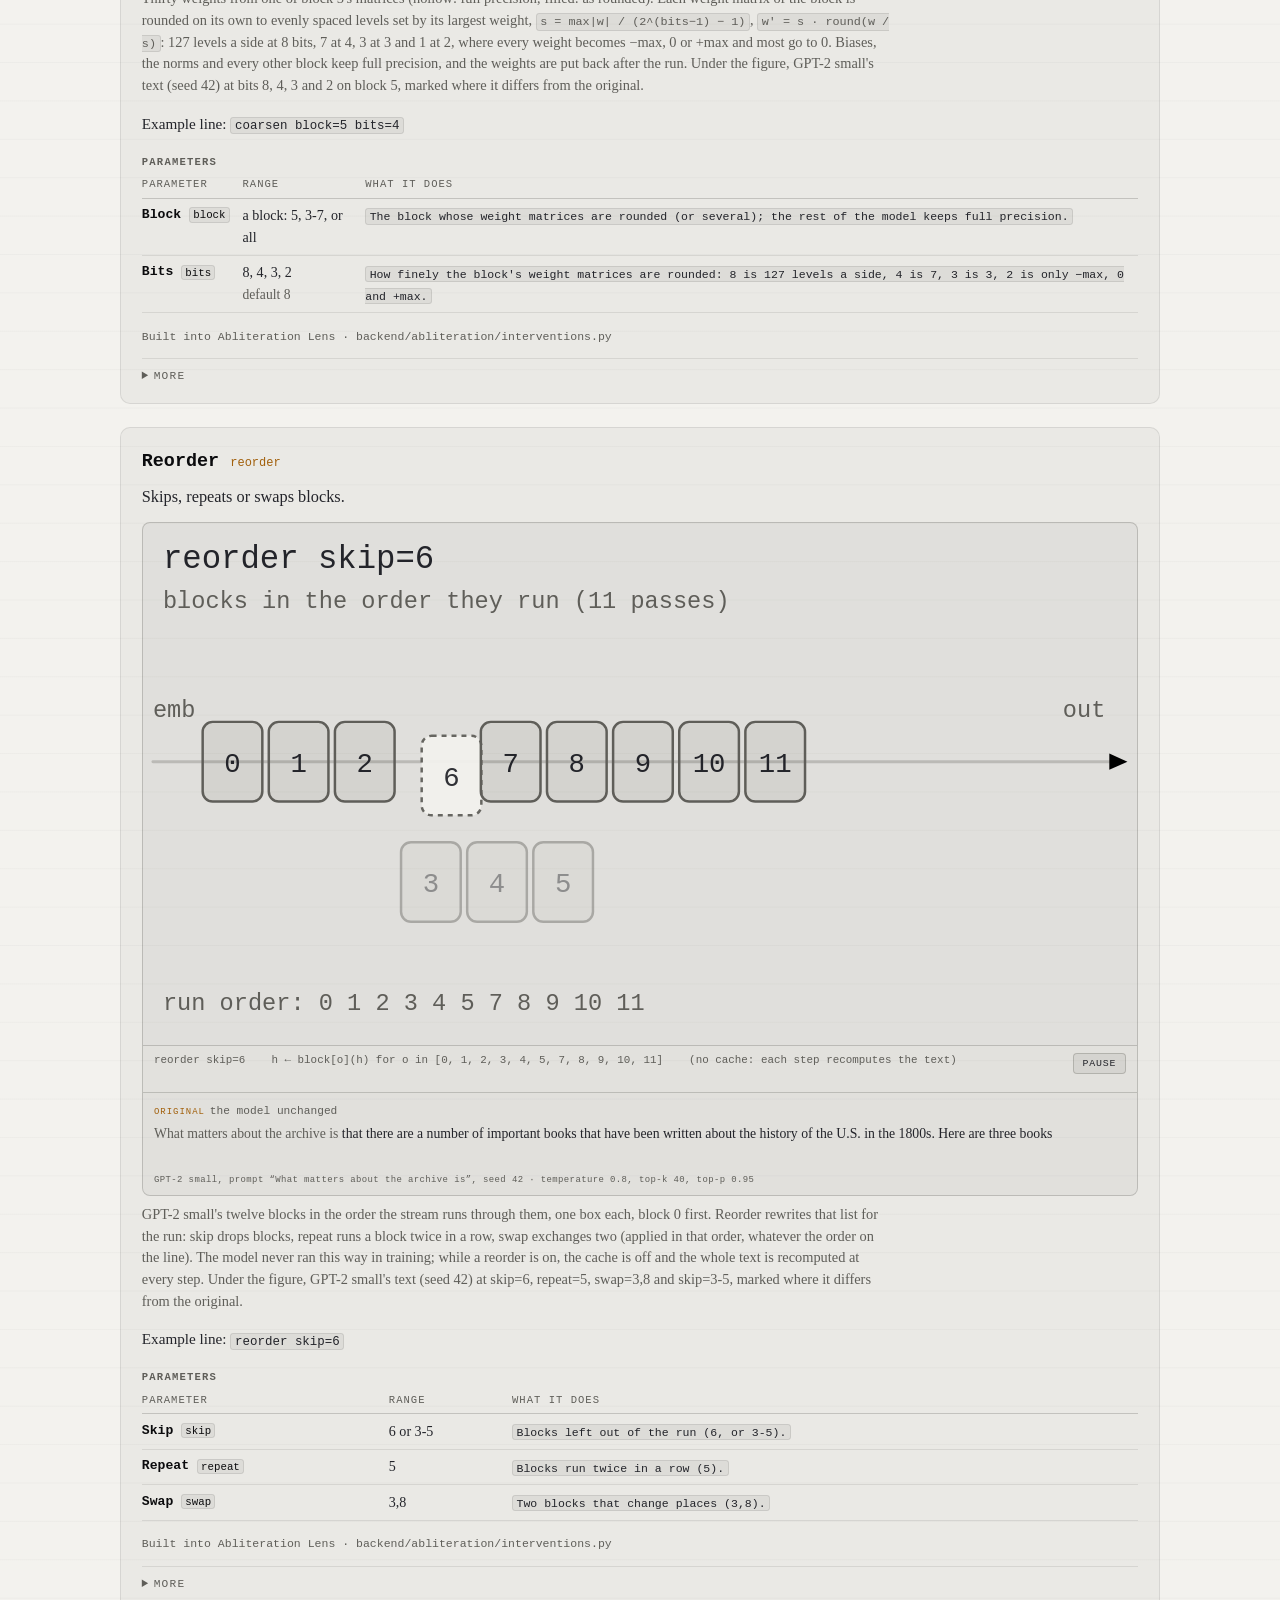
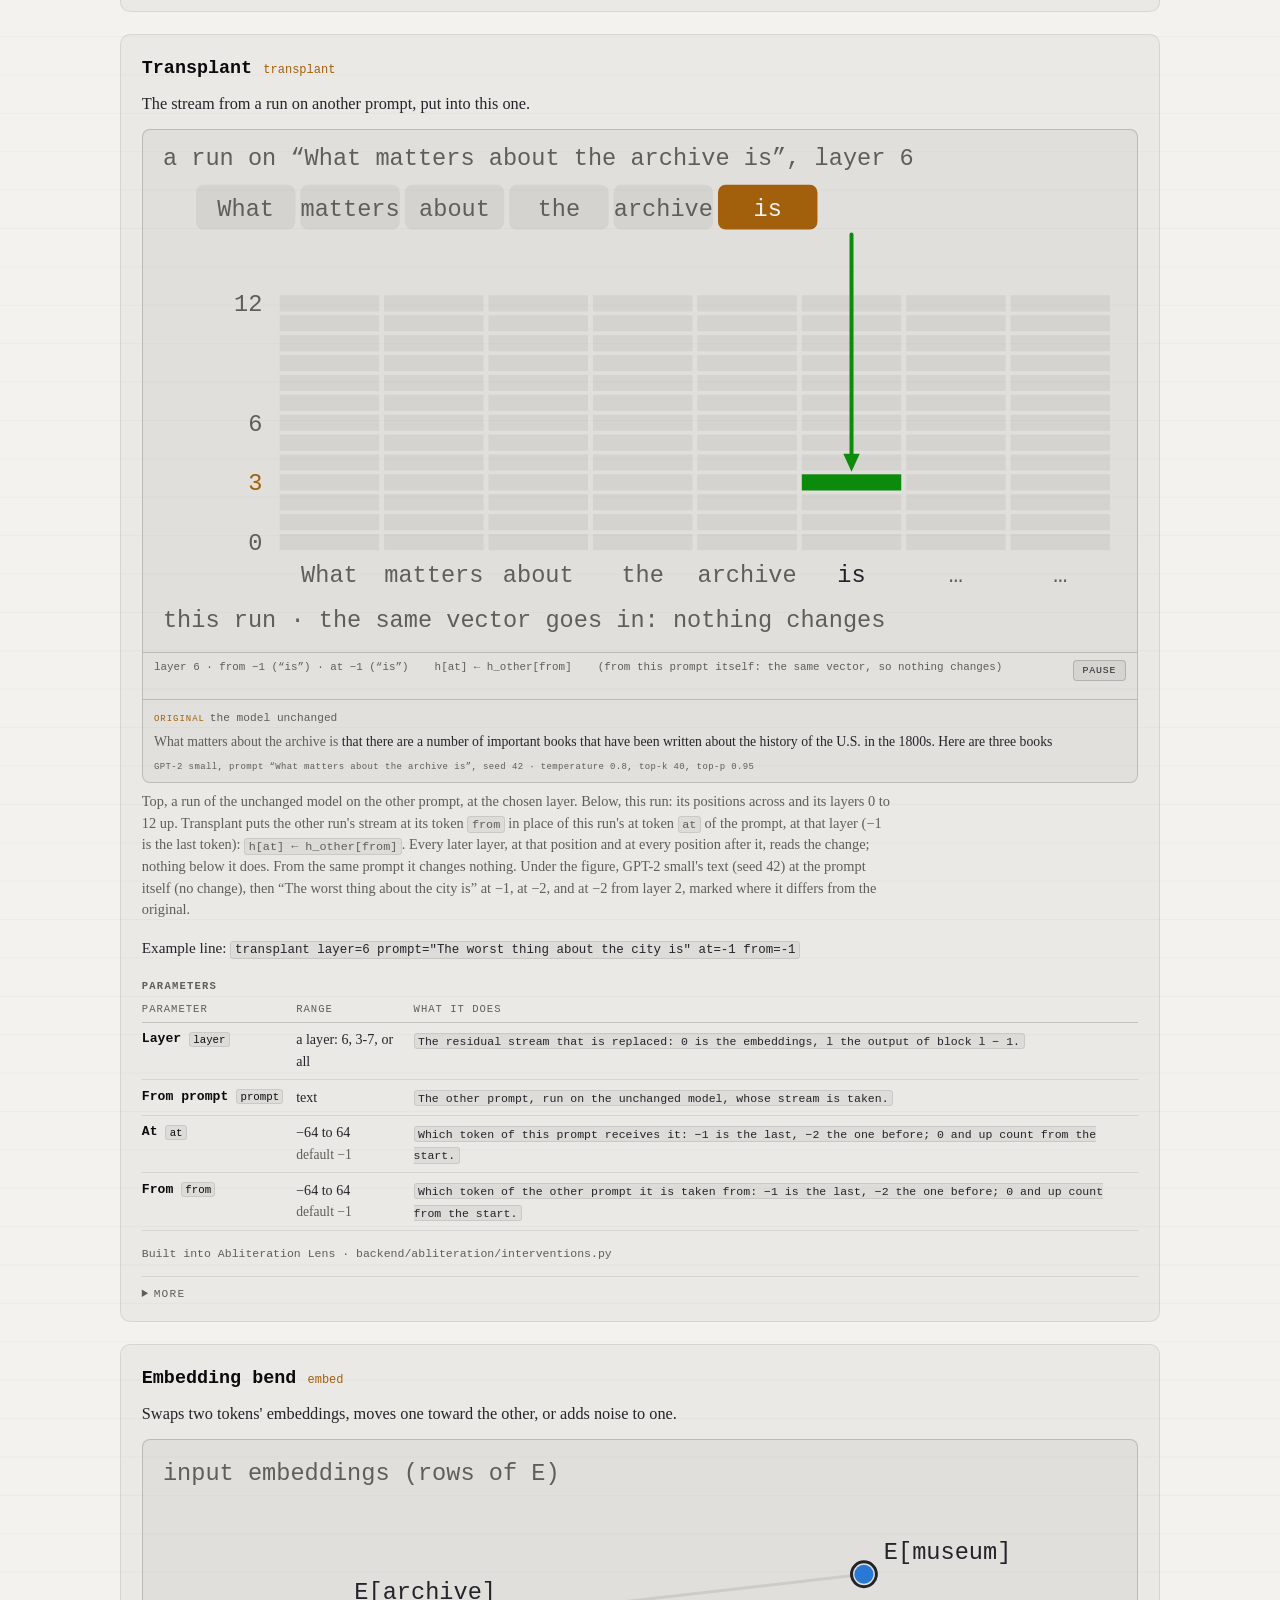
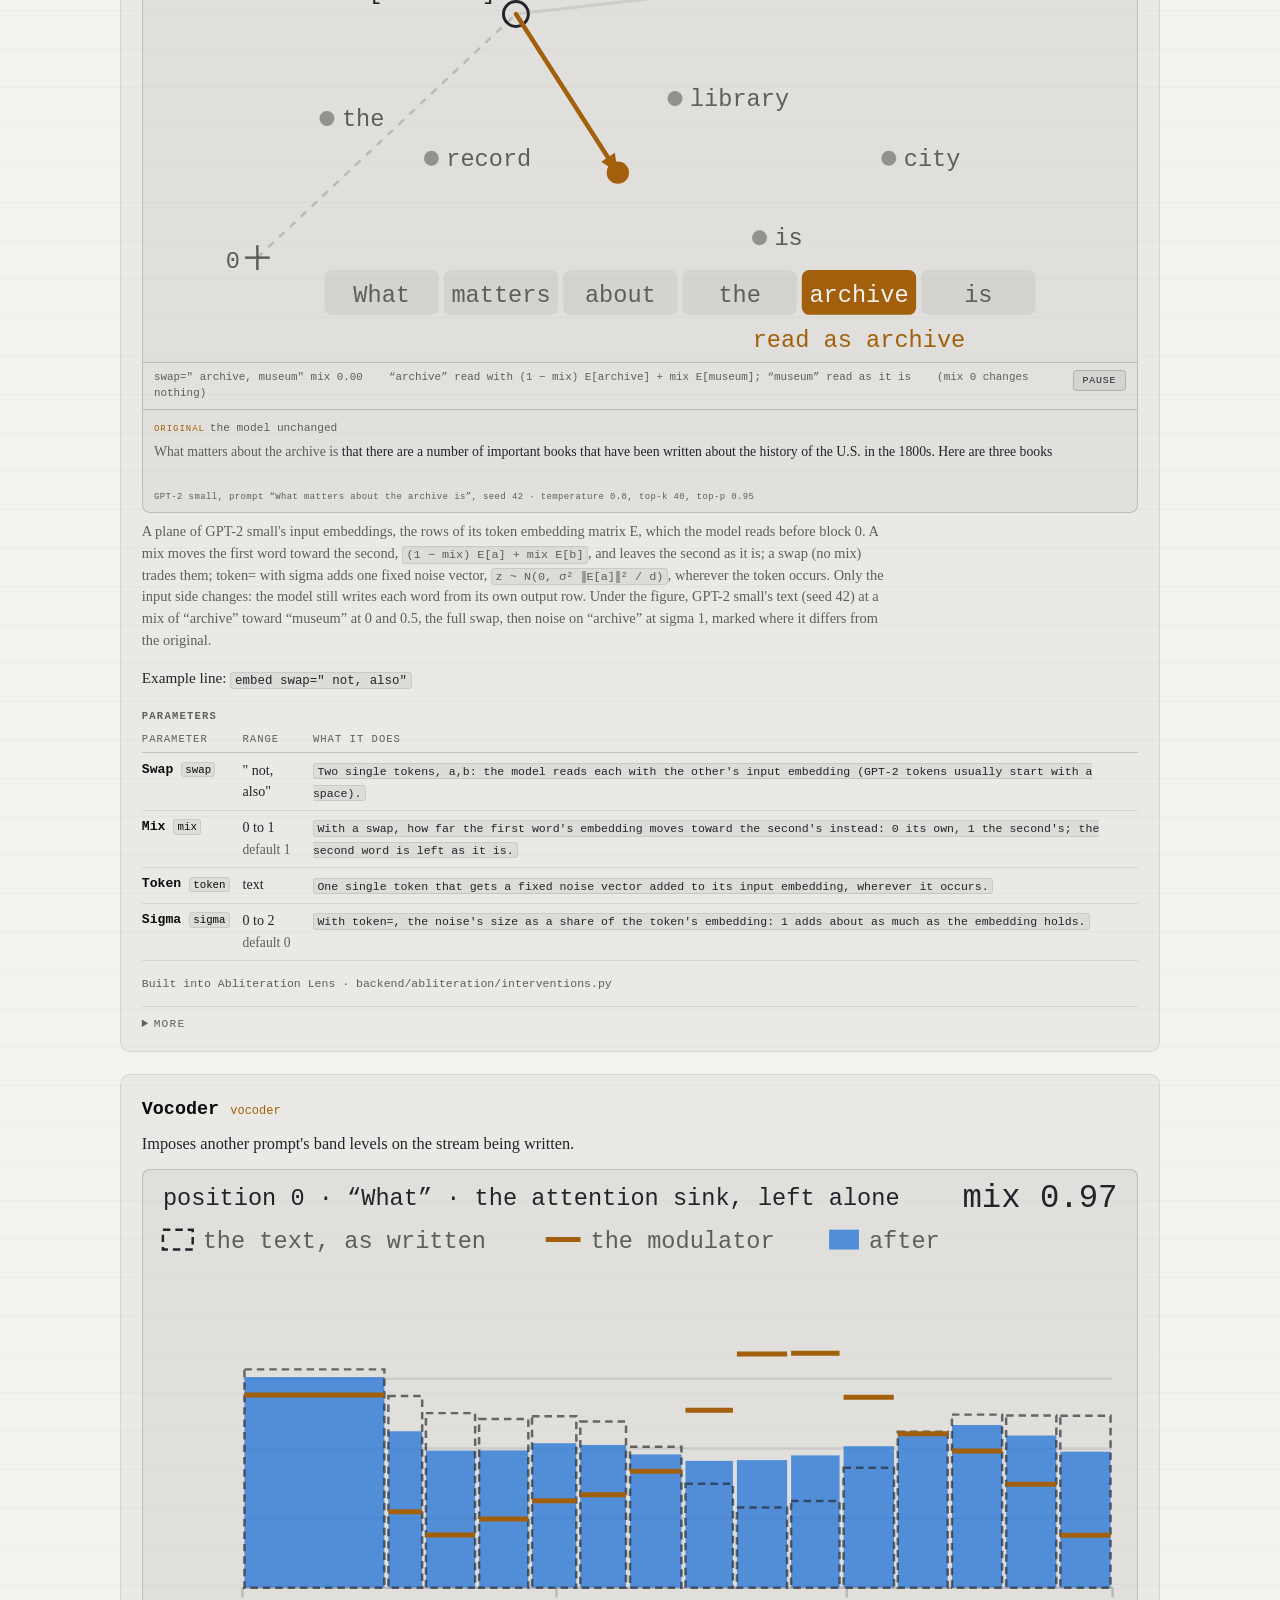
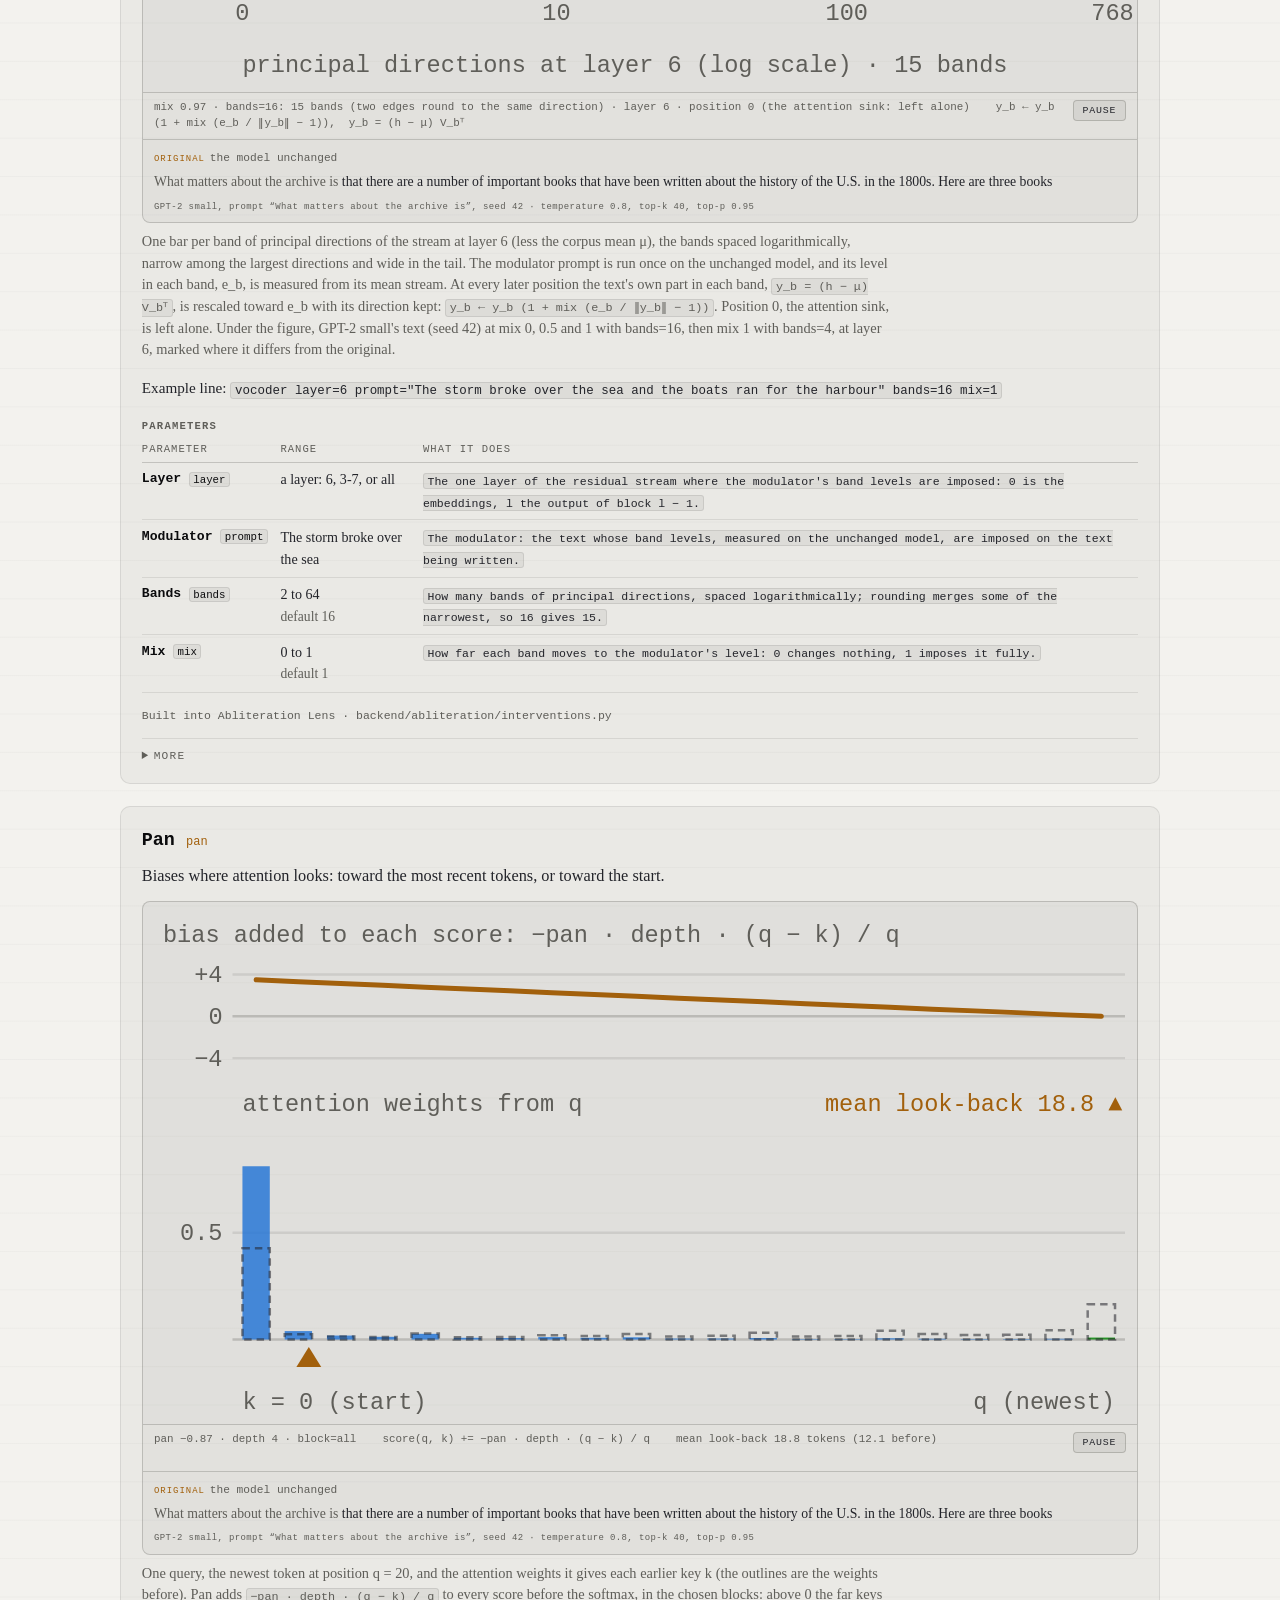
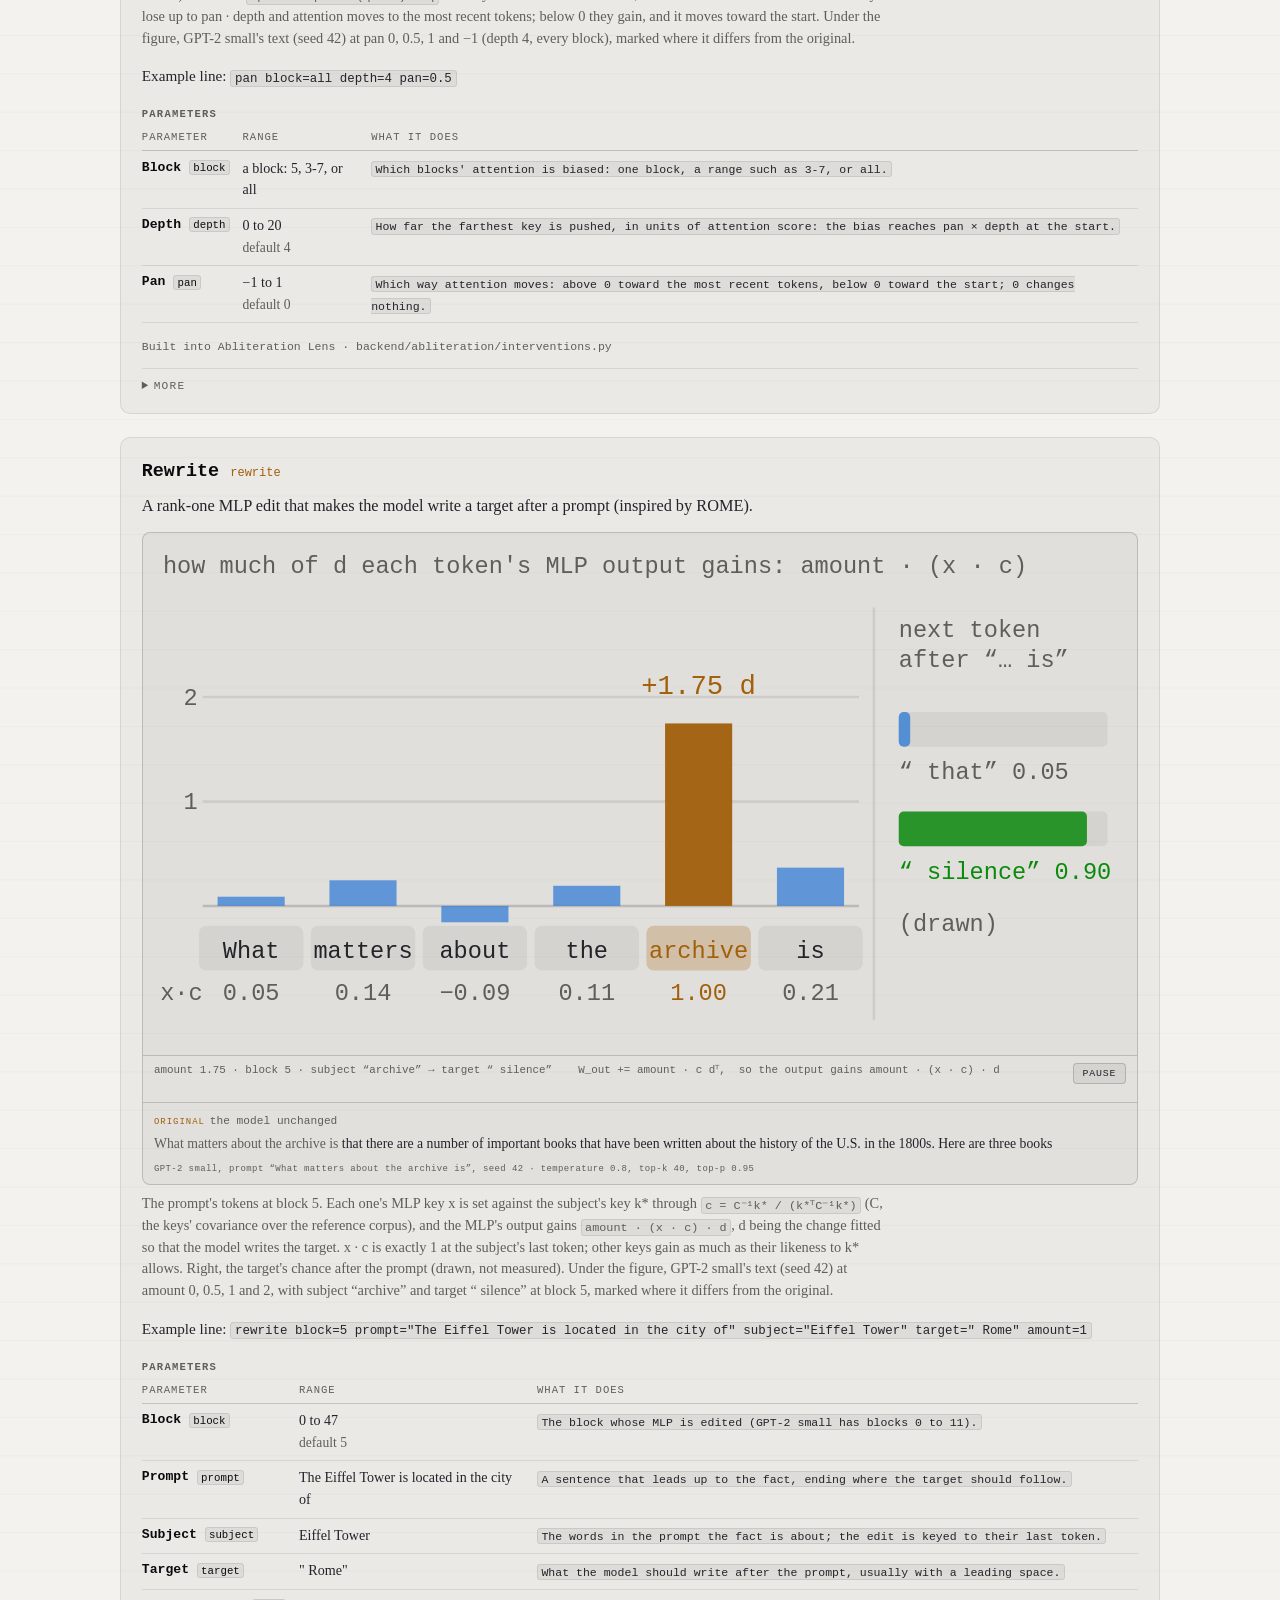
<file: docs/strips.html>
<!DOCTYPE html>
<html lang="en-GB">
<head>
  <meta charset="utf-8">
  <meta name="viewport" content="width=device-width, initial-scale=1">
  <title>Strips · Abliteration Lens</title>
  <meta name="description" content="Abliteration Lens: a local mixing desk for a language model's forward pass. Strips bend the model while it writes; the diverged text sits beside the original. A Vector Lab tool.">
  <link rel="icon" href="img/mark.svg" type="image/svg+xml">
  <meta name="theme-color" content="#f3f2ee" media="(prefers-color-scheme: light)">
  <meta name="theme-color" content="#0e1015" media="(prefers-color-scheme: dark)">
  <meta property="og:title" content="Abliteration Lens">
  <meta property="og:description" content="A mixing desk for a language model's forward pass. Runs on your own machine.">
  <meta property="og:type" content="website">
  <meta property="og:url" content="https://vector-lab-tools.github.io/abliteration-lens/">
  <meta property="og:image" content="https://vector-lab-tools.github.io/abliteration-lens/img/hero.webp">
  <script>(function(){try{var t=localStorage.getItem('abl-theme');if(t==='light'||t==='dark')document.documentElement.setAttribute('data-theme',t);}catch(e){}})();</script>
  <link rel="stylesheet" href="style.css">
  <link rel="stylesheet" href="explain/explain.css">
</head>
<body>
<!-- Written by hand. Copyright (C) 2026 David M. Berry. SPDX-License-Identifier: GPL-3.0-or-later -->
<a class="skip" href="#main">Skip to the content</a>

<header class="site-header">
  <div class="wrap">
    <a class="brand" href="./" aria-label="Abliteration Lens, home">
      <img src="img/mark.svg" alt="">
      <span class="brand-block">
        <span class="brand-name">Abliteration Lens</span>
        <span class="brand-tagline">A Vector Lab instrument</span>
      </span>
    </a>
    <div class="head-tools">
      <nav class="site-nav" aria-label="Sections">
        <a href="./#desk">Desk</a>
        <a href="./#how">How it works</a>
        <a href="strips.html">Strips</a>
        <a href="abliteration.html">Abliteration</a>
        <a href="./#views">Views</a>
        <a href="./#recipes">Recipes</a>
        <a href="./#holes">Rabbit holes</a>
        <a href="./#start">Get started</a>
        <span class="nav-sep" aria-hidden="true"></span>
        <a class="ext" href="https://github.com/vector-lab-tools/abliteration-lens">GitHub</a>
        <a class="ext vau" href="https://vector-lab-tools.github.io/vector-abliteration-units/" title="Vector Abliteration Units: the unit standard whose first host this is">VAU ↗</a>
      </nav>
      <button class="theme-toggle" type="button" aria-label="Switch between light and dark" title="Switch between light and dark">
        <svg class="icon-moon" viewBox="0 0 24 24" fill="none" stroke="currentColor" stroke-width="1.8" stroke-linecap="round" stroke-linejoin="round" aria-hidden="true"><path d="M21 12.79A9 9 0 1 1 11.21 3 7 7 0 0 0 21 12.79z"/></svg>
        <svg class="icon-sun" viewBox="0 0 24 24" fill="none" stroke="currentColor" stroke-width="1.8" stroke-linecap="round" stroke-linejoin="round" aria-hidden="true"><circle cx="12" cy="12" r="4"/><path d="M12 2v2M12 20v2M4.93 4.93l1.41 1.41M17.66 17.66l1.41 1.41M2 12h2M20 12h2M4.93 19.07l1.41-1.41M17.66 6.34l1.41-1.41"/></svg>
      </button>
    </div>
  </div>
</header>

<main id="main" class="wrap strips-page">
  <section>
    <span class="kicker">Abliteration Lens · the built-in strips</span>
    <h1>Strips</h1>
    <p>The 23 strips built into Abliteration Lens, each with the help page it opens on the desk: what it does, an animated figure of what its code computes, GPT-2 small's text at the settings the figure walks through (prompt “What matters about the archive is”, seed 42), and its parameters.</p>
    <p>These strips are the Lens's own code, so only the Lens runs them. The VAUs, such as vShrink and vSparsify from VAU's Core Collection, are <a href="https://vector-lab-tools.github.io/vector-abliteration-units/units.html">Vector Abliteration Units</a>: plug-ins that follow a standard any host can implement, documented on the VAU site.</p>
    <nav class="st-toc" aria-label="Strips"><div class="st-g"><b>Strips on the model</b><a href="#ablate">Ablate</a><a href="#scale">Scale</a><a href="#steer">Steer</a><a href="#project">Project out</a><a href="#noise">Noise</a><a href="#coarsen">Coarsen</a><a href="#reorder">Reorder</a><a href="#transplant">Transplant</a><a href="#embed">Embedding bend</a><a href="#vocoder">Vocoder</a><a href="#pan">Pan</a><a href="#rewrite">Rewrite</a><a href="#patch">Patch</a><a href="#position">Position bend</a><a href="#exit">Exit</a><a href="#token">Token</a></div><div class="st-g"><b>Sampler strips</b><a href="#contrast">Contrast</a><a href="#chorus">Chorus</a><a href="#sample">Sampler bend</a></div><div class="st-g"><b>Meters</b><a href="#tap">Tap</a><a href="#meter">Level meter</a><a href="#gauge">Direction meter</a><a href="#scope">Attention scope</a></div></nav>
  </section>
  <h2 class="st-group" id="g-model">Strips on the model</h2><p class="st-intro">They change the forward pass: a component's output, the stream, the weights, the order of the blocks, the input.</p><article class="strip-card" id="ablate">
      <div class="unit-head"><h3>Ablate</h3><span class="id">ablate</span></div>
      <div class="uh">
        <p class="uh-what">Removes a component's output, or replaces it with its average.</p>
        <div class="uh-fig" data-vau-explain="ablate" data-title="Ablate"></div>
        <p class="uh-ex">Example line: <code>ablate head=5.1 mode=zero</code></p>
        <h4>Parameters</h4>
        <table class="t uh-params"><thead><tr><th>Parameter</th><th>Range</th><th>What it does</th></tr></thead><tbody><tr><td><b>Head</b> <code>head</code></td><td>block.head: 5.1, 5.*, or 5.1,7.3</td><td><code class="uh-tip">One head as block.head (5.1), every head of a block (5.*), or several (5.1,5.3).</code></td></tr><tr><td><b>Attention</b> <code>attn</code></td><td>a block: 5, 3-7, or all</td><td><code class="uh-tip">The attention layer of a block, or several (3-7, 1,4, all).</code></td></tr><tr><td><b>MLP</b> <code>mlp</code></td><td>a block: 5, 3-7, or all</td><td><code class="uh-tip">The MLP of a block, or several (3-7, 1,4, all).</code></td></tr><tr><td><b>Block</b> <code>block</code></td><td>a block: 5, 3-7, or all</td><td><code class="uh-tip">A whole block's contribution, its output minus its input, or several blocks.</code></td></tr><tr><td><b>Mode</b> <code>mode</code></td><td>zero, mean<br><span class="uh-dim">default zero</span></td><td><code class="uh-tip">zero removes the component's output; mean puts its average over the reference corpus in its place.</code></td></tr></tbody></table>
        
        
        <p class="uh-src uh-dim">Built into Abliteration Lens · backend/abliteration/interventions.py</p>
      </div>
      <details class="st-more"><summary>More</summary><div class="uh-help"><p><code>ablate head=5.1 mode=zero</code> removes a component's output: whatever that head, attention layer, MLP or block would have added is not added.</p>
      <dl class="hd"><dt><code>mode=zero</code></dt><dd>the harsher test: the model has never seen that component silent.</dd><dt><code>mode=mean</code></dt><dd>replaces the output with its average over the reference corpus (<code>backend/config/reference-corpus.md</code>), which keeps the stream at a typical size and removes only what the component does for this text.</dd></dl></div></details>
    </article><article class="strip-card" id="scale">
      <div class="unit-head"><h3>Scale</h3><span class="id">scale</span></div>
      <div class="uh">
        <p class="uh-what">Multiplies a component's output, or the residual stream.</p>
        <div class="uh-fig" data-vau-explain="scale" data-title="Scale"></div>
        <p class="uh-ex">Example line: <code>scale mlp=6 k=0.5</code></p>
        <h4>Parameters</h4>
        <table class="t uh-params"><thead><tr><th>Parameter</th><th>Range</th><th>What it does</th></tr></thead><tbody><tr><td><b>Head</b> <code>head</code></td><td>block.head: 5.1, 5.*, or 5.1,7.3</td><td><code class="uh-tip">One head as block.head (5.1), every head of a block (5.*), or several (5.1,5.3).</code></td></tr><tr><td><b>Attention</b> <code>attn</code></td><td>a block: 5, 3-7, or all</td><td><code class="uh-tip">The attention layer of a block, or several (3-7, 1,4, all).</code></td></tr><tr><td><b>MLP</b> <code>mlp</code></td><td>a block: 5, 3-7, or all</td><td><code class="uh-tip">The MLP of a block, or several (3-7, 1,4, all).</code></td></tr><tr><td><b>Block</b> <code>block</code></td><td>a block: 5, 3-7, or all</td><td><code class="uh-tip">A whole block's contribution, its output minus its input, or several blocks.</code></td></tr><tr><td><b>Layer</b> <code>layer</code></td><td>a layer: 6, 3-7, or all</td><td><code class="uh-tip">The residual stream itself: 0 is the embeddings, l the stream after block l − 1; all for every layer.</code></td></tr><tr><td><b>k</b> <code>k</code></td><td>−4 to 4<br><span class="uh-dim">default 1</span></td><td><code class="uh-tip">Multiplies what the component adds (or, on a layer, the whole stream): 1 changes nothing, 0 removes it, below 0 reverses it.</code></td></tr></tbody></table>
        
        
        <p class="uh-src uh-dim">Built into Abliteration Lens · backend/abliteration/interventions.py</p>
      </div>
      <details class="st-more"><summary>More</summary><div class="uh-help"><p><code>scale mlp=7 k=2</code> multiplies a component's output by k. <code>scale layer=6 k=1.5</code> multiplies the whole residual stream at that layer.</p>
      <dl class="hd"><dt>k = 1</dt><dd>changes nothing.</dd><dt>k = 0</dt><dd>is zero ablation.</dd><dt>k below 0</dt><dd>reverses what the component adds.</dd></dl></div></details>
    </article><article class="strip-card" id="steer">
      <div class="unit-head"><h3>Steer</h3><span class="id">steer</span></div>
      <div class="uh">
        <p class="uh-what">Adds scale × a direction to the residual stream.</p>
        <div class="uh-fig" data-vau-explain="steer" data-title="Steer"></div>
        <p class="uh-ex">Example line: <code>steer layer=6 dir=negation scale=4</code></p>
        <h4>Parameters</h4>
        <table class="t uh-params"><thead><tr><th>Parameter</th><th>Range</th><th>What it does</th></tr></thead><tbody><tr><td><b>Layer</b> <code>layer</code></td><td>a layer: 6, 3-7, or all</td><td><code class="uh-tip">The residual stream it adds to: 0 is the embeddings, l the output of block l − 1; all, a range (3-7) or a list (1,4) work too.</code></td></tr><tr><td><b>Direction</b> <code>dir</code></td><td>a direction</td><td><code class="uh-tip">The direction added, by name, used as stored, so its length counts.</code></td></tr><tr><td><b>Scale</b> <code>scale</code></td><td>−20 to 20<br><span class="uh-dim">default 0</span></td><td><code class="uh-tip">How many times the direction is added at every position; 0 changes nothing, below 0 pushes the other way.</code></td></tr></tbody></table>
        
        
        <p class="uh-src uh-dim">Built into Abliteration Lens · backend/abliteration/interventions.py</p>
      </div>
      <details class="st-more"><summary>More</summary><div class="uh-help"><p><code>steer layer=6 dir=negation scale=4</code> adds scale × a direction to the residual stream at every token (contrastive activation addition, as in Vectorscope's Grammar Steering). A negative scale pushes the other way.</p>
      <p>The direction is used as stored, so its size matters: a direction with a large norm moves the stream further at the same scale.</p></div></details>
    </article><article class="strip-card" id="project">
      <div class="unit-head"><h3>Project out</h3><span class="id">project</span></div>
      <div class="uh">
        <p class="uh-what">Removes or reflects the stream's component along a direction.</p>
        <div class="uh-fig" data-vau-explain="project" data-title="Project out"></div>
        <p class="uh-ex">Example line: <code>project layer=all dir=negation mode=remove</code></p>
        <h4>Parameters</h4>
        <table class="t uh-params"><thead><tr><th>Parameter</th><th>Range</th><th>What it does</th></tr></thead><tbody><tr><td><b>Layer</b> <code>layer</code></td><td>a layer: 6, 3-7, or all</td><td><code class="uh-tip">The residual stream it acts on: 0 is the embeddings, l the output of block l − 1; all, a range (3-7) or a list (1,4) work too.</code></td></tr><tr><td><b>Direction</b> <code>dir</code></td><td>a direction</td><td><code class="uh-tip">The direction whose part of the stream is taken away or turned round, by name; only its direction counts, not its length.</code></td></tr><tr><td><b>Mode</b> <code>mode</code></td><td>remove, reflect<br><span class="uh-dim">default remove</span></td><td><code class="uh-tip">remove takes the part along the direction away; reflect turns it round, so it points the other way.</code></td></tr><tr><td><b>To</b> <code>to</code></td><td>zero, mean<br><span class="uh-dim">default zero</span></td><td><code class="uh-tip">zero measures the part from nothing; mean measures it from the stream's corpus mean, so remove sets it to the ordinary amount.</code></td></tr><tr><td><b>Directions</b> <code>k</code></td><td>1 to 16<br><span class="uh-dim">default 1</span></td><td><code class="uh-tip">How many directions go at once: 1 is the direction alone, more adds the next principal directions of what it was made from.</code></td></tr></tbody></table>
        
        
        <p class="uh-src uh-dim">Built into Abliteration Lens · backend/abliteration/interventions.py</p>
      </div>
      <details class="st-more"><summary>More</summary><div class="uh-help"><p><code>project layer=all dir=negation mode=remove</code> removes the part of the residual stream that points along a direction, leaving the rest: the model then cannot carry that direction at those layers (directional ablation). This is the probe for the negation deficit: can a direction be taken away or turned round, and what happens to "not" when it is?</p>
      <dl class="hd"><dt><code>mode=remove</code></dt><dd>takes the part away.</dd><dt><code>mode=reflect</code></dt><dd>reverses it, so what pointed one way along the direction now points the other way.</dd><dt><code>to=mean</code></dt><dd>measures the part from the stream's mean at that layer over the reference corpus, so removing it sets it to the ordinary amount rather than to none (mean-referenced, or affine, erasure, as OBLITERATUS offers it): a gentler cut.</dd><dt><code>k=4</code></dt><dd>removes four directions at once, a subspace: the direction itself, then the next principal directions of the differences it was made from (its texts' last-token streams for a contrast, its tokens against the corpus for a passage, its high positions against its low for a decision direction). A direction from one word has only itself.</dd></dl>
      <div class="hb-finding"><b>A finding from the build.</b> With the decision direction for negation on GPT-2 (four prompts, four seeds; negation words per 1,000, the original 23): removed on every layer, 0, with the texts collapsing; <code>to=mean</code> on every layer, 26, with the texts intact (−11.3 DUFS); at layer 10, to zero 0 (−12.9 DUFS), to the mean 8 (−22), <code>k=4</code> 8 with shorter texts (−12.1).</div></div></details>
    </article><article class="strip-card" id="noise">
      <div class="unit-head"><h3>Noise</h3><span class="id">noise</span></div>
      <div class="uh">
        <p class="uh-what">Gaussian noise, scaled to the stream's size.</p>
        <div class="uh-fig" data-vau-explain="noise" data-title="Noise"></div>
        <p class="uh-ex">Example line: <code>noise layer=4 sigma=0.3</code></p>
        <h4>Parameters</h4>
        <table class="t uh-params"><thead><tr><th>Parameter</th><th>Range</th><th>What it does</th></tr></thead><tbody><tr><td><b>Layer</b> <code>layer</code></td><td>a layer: 6, 3-7, or all</td><td><code class="uh-tip">The residual stream it adds noise to: 0 is the embeddings, l the output of block l − 1; all, a range (3-7) or a list (1,4) work too.</code></td></tr><tr><td><b>Absolute</b> <code>abs</code></td><td>on or off<br><span class="uh-dim">default off</span></td><td><code class="uh-tip">On, sigma is an absolute amount, the same at every position, rather than a share of the stream's size.</code></td></tr><tr><td><b>Sigma</b> <code>sigma</code></td><td>0 to 2<br><span class="uh-dim">default 0</span></td><td><code class="uh-tip">How much noise: a share of each position's own size (its root mean square), so 1 adds about as much as the stream holds; 0 changes nothing.</code></td></tr></tbody></table>
        
        
        <p class="uh-src uh-dim">Built into Abliteration Lens · backend/abliteration/interventions.py</p>
      </div>
      <details class="st-more"><summary>More</summary><div class="uh-help"><p><code>noise layer=4 sigma=0.3</code> adds random Gaussian noise to the residual stream.</p>
      <dl class="hd"><dt><code>sigma</code></dt><dd>a share of the stream's size at each token (its root mean square), because the stream grows many times larger from the first layer to the last.</dd><dt><code>abs=1</code></dt><dd>makes sigma an absolute amount.</dd><dt><code>seed=</code></dt><dd>the noise's own seed (or the run's), so it is part of the recipe and repeats exactly.</dd></dl></div></details>
    </article><article class="strip-card" id="coarsen">
      <div class="unit-head"><h3>Coarsen</h3><span class="id">coarsen</span></div>
      <div class="uh">
        <p class="uh-what">Rounds one block's weights to fewer bits.</p>
        <div class="uh-fig" data-vau-explain="coarsen" data-title="Coarsen"></div>
        <p class="uh-ex">Example line: <code>coarsen block=5 bits=4</code></p>
        <h4>Parameters</h4>
        <table class="t uh-params"><thead><tr><th>Parameter</th><th>Range</th><th>What it does</th></tr></thead><tbody><tr><td><b>Block</b> <code>block</code></td><td>a block: 5, 3-7, or all</td><td><code class="uh-tip">The block whose weight matrices are rounded (or several); the rest of the model keeps full precision.</code></td></tr><tr><td><b>Bits</b> <code>bits</code></td><td>8, 4, 3, 2<br><span class="uh-dim">default 8</span></td><td><code class="uh-tip">How finely the block's weight matrices are rounded: 8 is 127 levels a side, 4 is 7, 3 is 3, 2 is only −max, 0 and +max.</code></td></tr></tbody></table>
        
        
        <p class="uh-src uh-dim">Built into Abliteration Lens · backend/abliteration/interventions.py</p>
      </div>
      <details class="st-more"><summary>More</summary><div class="uh-help"><p><code>coarsen block=5 bits=4</code> rounds the weight matrices of one block to 4-bit levels (or 8, 3, 2) and leaves the rest of the model at full precision: material grain as a local change.</p>
      <p>The rounding is Vectorscope's Precision Degradation method (per-tensor symmetric levels). The weights are put back after the run.</p></div></details>
    </article><article class="strip-card" id="reorder">
      <div class="unit-head"><h3>Reorder</h3><span class="id">reorder</span></div>
      <div class="uh">
        <p class="uh-what">Skips, repeats or swaps blocks.</p>
        <div class="uh-fig" data-vau-explain="reorder" data-title="Reorder"></div>
        <p class="uh-ex">Example line: <code>reorder skip=6</code></p>
        <h4>Parameters</h4>
        <table class="t uh-params"><thead><tr><th>Parameter</th><th>Range</th><th>What it does</th></tr></thead><tbody><tr><td><b>Skip</b> <code>skip</code></td><td>6 or 3-5</td><td><code class="uh-tip">Blocks left out of the run (6, or 3-5).</code></td></tr><tr><td><b>Repeat</b> <code>repeat</code></td><td>5</td><td><code class="uh-tip">Blocks run twice in a row (5).</code></td></tr><tr><td><b>Swap</b> <code>swap</code></td><td>3,8</td><td><code class="uh-tip">Two blocks that change places (3,8).</code></td></tr></tbody></table>
        
        
        <p class="uh-src uh-dim">Built into Abliteration Lens · backend/abliteration/interventions.py</p>
      </div>
      <details class="st-more"><summary>More</summary><div class="uh-help"><dl class="hd"><dt><code>reorder skip=6</code></dt><dd>runs the model without block 6.</dd><dt><code>repeat=5</code></dt><dd>runs block 5 twice.</dd><dt><code>swap=3,8</code></dt><dd>exchanges blocks 3 and 8.</dd></dl>
      <p>The model was never trained with its blocks in another order. While a reorder is on, the tool recomputes the whole text at every step instead of using its cache, so the run is slower.</p></div></details>
    </article><article class="strip-card" id="transplant">
      <div class="unit-head"><h3>Transplant</h3><span class="id">transplant</span></div>
      <div class="uh">
        <p class="uh-what">The stream from a run on another prompt, put into this one.</p>
        <div class="uh-fig" data-vau-explain="transplant" data-title="Transplant"></div>
        <p class="uh-ex">Example line: <code>transplant layer=6 prompt=&quot;The worst thing about the city is&quot; at=-1 from=-1</code></p>
        <h4>Parameters</h4>
        <table class="t uh-params"><thead><tr><th>Parameter</th><th>Range</th><th>What it does</th></tr></thead><tbody><tr><td><b>Layer</b> <code>layer</code></td><td>a layer: 6, 3-7, or all</td><td><code class="uh-tip">The residual stream that is replaced: 0 is the embeddings, l the output of block l − 1.</code></td></tr><tr><td><b>From prompt</b> <code>prompt</code></td><td>text</td><td><code class="uh-tip">The other prompt, run on the unchanged model, whose stream is taken.</code></td></tr><tr><td><b>At</b> <code>at</code></td><td>−64 to 64<br><span class="uh-dim">default −1</span></td><td><code class="uh-tip">Which token of this prompt receives it: −1 is the last, −2 the one before; 0 and up count from the start.</code></td></tr><tr><td><b>From</b> <code>from</code></td><td>−64 to 64<br><span class="uh-dim">default −1</span></td><td><code class="uh-tip">Which token of the other prompt it is taken from: −1 is the last, −2 the one before; 0 and up count from the start.</code></td></tr></tbody></table>
        
        
        <p class="uh-src uh-dim">Built into Abliteration Lens · backend/abliteration/interventions.py</p>
      </div>
      <details class="st-more"><summary>More</summary><div class="uh-help"><p><code>transplant layer=6 prompt="The worst thing about the city is" at=-1 from=-1</code> runs the model on the other prompt, takes the residual stream at layer 6 at its token <code>from</code> (−1 is the last), and puts it into this run at token <code>at</code> of the prompt (activation patching).</p>
      <p>A small change of wording at one point can leave the sampled text untouched; the control band tells you whether a change is larger than a change of seed.</p></div></details>
    </article><article class="strip-card" id="embed">
      <div class="unit-head"><h3>Embedding bend</h3><span class="id">embed</span></div>
      <div class="uh">
        <p class="uh-what">Swaps two tokens' embeddings, moves one toward the other, or adds noise to one.</p>
        <div class="uh-fig" data-vau-explain="embed" data-title="Embedding bend"></div>
        <p class="uh-ex">Example line: <code>embed swap=&quot; not, also&quot;</code></p>
        <h4>Parameters</h4>
        <table class="t uh-params"><thead><tr><th>Parameter</th><th>Range</th><th>What it does</th></tr></thead><tbody><tr><td><b>Swap</b> <code>swap</code></td><td>&quot; not, also&quot;</td><td><code class="uh-tip">Two single tokens, a,b: the model reads each with the other's input embedding (GPT-2 tokens usually start with a space).</code></td></tr><tr><td><b>Mix</b> <code>mix</code></td><td>0 to 1<br><span class="uh-dim">default 1</span></td><td><code class="uh-tip">With a swap, how far the first word's embedding moves toward the second's instead: 0 its own, 1 the second's; the second word is left as it is.</code></td></tr><tr><td><b>Token</b> <code>token</code></td><td>text</td><td><code class="uh-tip">One single token that gets a fixed noise vector added to its input embedding, wherever it occurs.</code></td></tr><tr><td><b>Sigma</b> <code>sigma</code></td><td>0 to 2<br><span class="uh-dim">default 0</span></td><td><code class="uh-tip">With token=, the noise's size as a share of the token's embedding: 1 adds about as much as the embedding holds.</code></td></tr></tbody></table>
        
        
        <p class="uh-src uh-dim">Built into Abliteration Lens · backend/abliteration/interventions.py</p>
      </div>
      <details class="st-more"><summary>More</summary><div class="uh-help"><dl class="hd"><dt><code>embed swap=" not, also"</code></dt><dd>the model reads "not" with the embedding of "also" and the reverse, wherever they occur in the input, prompt and generated text alike. GPT-2 tokens usually begin with a space.</dd><dt><code>mix=0.3</code></dt><dd>with a swap, the first word moves toward the second instead of trading places with it: <code>embed swap=" archive, museum" mix=0.3</code> reads "archive" with its embedding 30% of the way to "museum"'s, and leaves "museum" as it is. Mix 0 is neutral.</dd><dt><code>embed token=" not" sigma=0.5</code></dt><dd>adds a fixed noise vector to one token's embedding.</dd></dl>
      <p>Only the input side changes: the model still writes "not" from its own output layer. Run through a Dose sweep, a mix shows how far a word's embedding can move before the text changes: on the archive prompt, halfway leaves the words as they were (−22 DUFS), all the way changes them (−18).</p></div></details>
    </article><article class="strip-card" id="vocoder">
      <div class="unit-head"><h3>Vocoder</h3><span class="id">vocoder</span></div>
      <div class="uh">
        <p class="uh-what">Imposes another prompt's band levels on the stream being written.</p>
        <div class="uh-fig" data-vau-explain="vocoder" data-title="Vocoder"></div>
        <p class="uh-ex">Example line: <code>vocoder layer=6 prompt=&quot;The storm broke over the sea and the boats ran for the harbour&quot; bands=16 mix=1</code></p>
        <h4>Parameters</h4>
        <table class="t uh-params"><thead><tr><th>Parameter</th><th>Range</th><th>What it does</th></tr></thead><tbody><tr><td><b>Layer</b> <code>layer</code></td><td>a layer: 6, 3-7, or all</td><td><code class="uh-tip">The one layer of the residual stream where the modulator's band levels are imposed: 0 is the embeddings, l the output of block l − 1.</code></td></tr><tr><td><b>Modulator</b> <code>prompt</code></td><td>The storm broke over the sea</td><td><code class="uh-tip">The modulator: the text whose band levels, measured on the unchanged model, are imposed on the text being written.</code></td></tr><tr><td><b>Bands</b> <code>bands</code></td><td>2 to 64<br><span class="uh-dim">default 16</span></td><td><code class="uh-tip">How many bands of principal directions, spaced logarithmically; rounding merges some of the narrowest, so 16 gives 15.</code></td></tr><tr><td><b>Mix</b> <code>mix</code></td><td>0 to 1<br><span class="uh-dim">default 1</span></td><td><code class="uh-tip">How far each band moves to the modulator's level: 0 changes nothing, 1 imposes it fully.</code></td></tr></tbody></table>
        
        
        <p class="uh-src uh-dim">Built into Abliteration Lens · backend/abliteration/interventions.py</p>
      </div>
      <details class="st-more"><summary>More</summary><div class="uh-help"><h4>Vocoder</h4>
      <p><code>vocoder layer=6 prompt="The storm broke over the sea" bands=16 mix=1</code> takes the prompt as a modulator. The stream at that layer over it (unchanged model, averaged over its tokens, less the corpus mean) is measured in bands of principal directions spaced logarithmically: narrow among the largest directions and wide in the tail, as a vocoder's bands are over frequency.</p>
      <p>At each position of the text being written (the carrier), each band is rescaled to the modulator's size in that band, keeping the carrier's direction within it. It works like a Transplant done in bands. Mix 0 is neutral; the attention sink is left alone. On the archive prompt, mix 0.5 changes the text and keeps it fluent (−20.7 DUFS); mix 1 breaks it apart (−8.6).</p>
      <h4>Pan</h4>
      <p><code>pan block=all depth=4 pan=0.5</code> adds a bias by distance to the attention scores in the chosen blocks: for a query at position q and an earlier key at k, −pan × depth × (q − k) / q.</p>
      <dl class="hd"><dt>pan above 0</dt><dd>moves attention toward the most recent tokens.</dd><dt>pan below 0</dt><dd>toward the start (the prompt).</dd><dt>pan 0</dt><dd>is neutral.</dd></dl>
      <p>It registers its own attention function for the run (the model's eager attention with the bias added) and puts the model's back after. At pan 1, depth 4, head 5.1's average look-back falls from 19 tokens to 3, and GPT-2 repeats itself ("is is is").</p></div></details>
    </article><article class="strip-card" id="pan">
      <div class="unit-head"><h3>Pan</h3><span class="id">pan</span></div>
      <div class="uh">
        <p class="uh-what">Biases where attention looks: toward the most recent tokens, or toward the start.</p>
        <div class="uh-fig" data-vau-explain="pan" data-title="Pan"></div>
        <p class="uh-ex">Example line: <code>pan block=all depth=4 pan=0.5</code></p>
        <h4>Parameters</h4>
        <table class="t uh-params"><thead><tr><th>Parameter</th><th>Range</th><th>What it does</th></tr></thead><tbody><tr><td><b>Block</b> <code>block</code></td><td>a block: 5, 3-7, or all</td><td><code class="uh-tip">Which blocks' attention is biased: one block, a range such as 3-7, or all.</code></td></tr><tr><td><b>Depth</b> <code>depth</code></td><td>0 to 20<br><span class="uh-dim">default 4</span></td><td><code class="uh-tip">How far the farthest key is pushed, in units of attention score: the bias reaches pan × depth at the start.</code></td></tr><tr><td><b>Pan</b> <code>pan</code></td><td>−1 to 1<br><span class="uh-dim">default 0</span></td><td><code class="uh-tip">Which way attention moves: above 0 toward the most recent tokens, below 0 toward the start; 0 changes nothing.</code></td></tr></tbody></table>
        
        
        <p class="uh-src uh-dim">Built into Abliteration Lens · backend/abliteration/interventions.py</p>
      </div>
      <details class="st-more"><summary>More</summary><div class="uh-help"><h4>Vocoder</h4>
      <p><code>vocoder layer=6 prompt="The storm broke over the sea" bands=16 mix=1</code> takes the prompt as a modulator. The stream at that layer over it (unchanged model, averaged over its tokens, less the corpus mean) is measured in bands of principal directions spaced logarithmically: narrow among the largest directions and wide in the tail, as a vocoder's bands are over frequency.</p>
      <p>At each position of the text being written (the carrier), each band is rescaled to the modulator's size in that band, keeping the carrier's direction within it. It works like a Transplant done in bands. Mix 0 is neutral; the attention sink is left alone. On the archive prompt, mix 0.5 changes the text and keeps it fluent (−20.7 DUFS); mix 1 breaks it apart (−8.6).</p>
      <h4>Pan</h4>
      <p><code>pan block=all depth=4 pan=0.5</code> adds a bias by distance to the attention scores in the chosen blocks: for a query at position q and an earlier key at k, −pan × depth × (q − k) / q.</p>
      <dl class="hd"><dt>pan above 0</dt><dd>moves attention toward the most recent tokens.</dd><dt>pan below 0</dt><dd>toward the start (the prompt).</dd><dt>pan 0</dt><dd>is neutral.</dd></dl>
      <p>It registers its own attention function for the run (the model's eager attention with the bias added) and puts the model's back after. At pan 1, depth 4, head 5.1's average look-back falls from 19 tokens to 3, and GPT-2 repeats itself ("is is is").</p></div></details>
    </article><article class="strip-card" id="rewrite">
      <div class="unit-head"><h3>Rewrite</h3><span class="id">rewrite</span></div>
      <div class="uh">
        <p class="uh-what">A rank-one MLP edit that makes the model write a target after a prompt (inspired by ROME).</p>
        <div class="uh-fig" data-vau-explain="rewrite" data-title="Rewrite"></div>
        <p class="uh-ex">Example line: <code>rewrite block=5 prompt=&quot;The Eiffel Tower is located in the city of&quot; subject=&quot;Eiffel Tower&quot; target=&quot; Rome&quot; amount=1</code></p>
        <h4>Parameters</h4>
        <table class="t uh-params"><thead><tr><th>Parameter</th><th>Range</th><th>What it does</th></tr></thead><tbody><tr><td><b>Block</b> <code>block</code></td><td>0 to 47<br><span class="uh-dim">default 5</span></td><td><code class="uh-tip">The block whose MLP is edited (GPT-2 small has blocks 0 to 11).</code></td></tr><tr><td><b>Prompt</b> <code>prompt</code></td><td>The Eiffel Tower is located in the city of</td><td><code class="uh-tip">A sentence that leads up to the fact, ending where the target should follow.</code></td></tr><tr><td><b>Subject</b> <code>subject</code></td><td>Eiffel Tower</td><td><code class="uh-tip">The words in the prompt the fact is about; the edit is keyed to their last token.</code></td></tr><tr><td><b>Target</b> <code>target</code></td><td>&quot; Rome&quot;</td><td><code class="uh-tip">What the model should write after the prompt, usually with a leading space.</code></td></tr><tr><td><b>Save as patch</b> <code>save</code></td><td>a name</td><td><code class="uh-tip">A name to also save the edit under in data/patches, for the Patch strip to load.</code></td></tr><tr><td><b>Amount</b> <code>amount</code></td><td>0 to 2<br><span class="uh-dim">default 1</span></td><td><code class="uh-tip">How much of the edit is added: 0 changes nothing, 1 is the fitted edit, 2 doubles it.</code></td></tr></tbody></table>
        
        
        <p class="uh-src uh-dim">Built into Abliteration Lens · backend/abliteration/interventions.py</p>
      </div>
      <details class="st-more"><summary>More</summary><div class="uh-help"><h4>Rewrite</h4>
      <p><code>rewrite block=5 prompt="The Eiffel Tower is located in the city of" subject="Eiffel Tower" target=" Rome"</code> edits one fact, inspired by ROME (Meng, Bau, Andonian and Belinkov 2022).</p>
      <p>The MLP's key at the subject's last token is read over the prompt and versions of it with a corpus passage's opening in front. A change to that MLP's output at that token is found by gradient descent so that the model writes the target. It is then made a rank-one change to the MLP's output projection through the covariance of the MLP's keys over the reference corpus, so that the subject's key gains the change and other keys as little as their likeness to it allows.</p>
      <p>The fit takes some seconds the first time and is kept. It acts as a hook (amount 0 is neutral), and <code>save=name</code> also writes it as a patch.</p>
      <div class="hb-finding"><b>A finding from the build.</b> On GPT-2, at block 5, the chance of " Rome" after the prompt rises from 0.005 to 0.81; after "The Eiffel Tower is in" from 0.002 to 0.16; after "The Louvre is located in the city of" it stays at 0.006. The edit takes on its own prompt, carries over in part to paraphrases, and leaves other subjects nearly as they were.</div>
      <h4>Patch</h4>
      <p><code>patch file=name scale=1</code> loads <code>data/patches/name.safetensors</code>, whose tensors, keyed by the model's parameter names, are changes to add (or, with the file's metadata <code>kind=replace</code>, weights to move toward), scaled, for the run; the weights are put back after. Scale 0 is neutral.</p>
      <p>A model edited elsewhere can be read against itself unedited, with the meters, the loudness and Leave one out.</p></div></details>
    </article><article class="strip-card" id="patch">
      <div class="unit-head"><h3>Patch</h3><span class="id">patch</span></div>
      <div class="uh">
        <p class="uh-what">Adds a saved set of weight changes for the run, and puts the weights back after.</p>
        <div class="uh-fig" data-vau-explain="patch" data-title="Patch"></div>
        <p class="uh-ex">Example line: <code>patch file=my-edit scale=1</code></p>
        <h4>Parameters</h4>
        <table class="t uh-params"><thead><tr><th>Parameter</th><th>Range</th><th>What it does</th></tr></thead><tbody><tr><td><b>File</b> <code>file</code></td><td>a name in data/patches</td><td><code class="uh-tip">The patch's name in data/patches, without .safetensors.</code></td></tr><tr><td><b>Scale</b> <code>scale</code></td><td>0 to 2<br><span class="uh-dim">default 1</span></td><td><code class="uh-tip">How much of the saved change is added for the run: 0 changes nothing, 1 adds it as saved.</code></td></tr></tbody></table>
        
        
        <p class="uh-src uh-dim">Built into Abliteration Lens · backend/abliteration/interventions.py</p>
      </div>
      <details class="st-more"><summary>More</summary><div class="uh-help"><h4>Rewrite</h4>
      <p><code>rewrite block=5 prompt="The Eiffel Tower is located in the city of" subject="Eiffel Tower" target=" Rome"</code> edits one fact, inspired by ROME (Meng, Bau, Andonian and Belinkov 2022).</p>
      <p>The MLP's key at the subject's last token is read over the prompt and versions of it with a corpus passage's opening in front. A change to that MLP's output at that token is found by gradient descent so that the model writes the target. It is then made a rank-one change to the MLP's output projection through the covariance of the MLP's keys over the reference corpus, so that the subject's key gains the change and other keys as little as their likeness to it allows.</p>
      <p>The fit takes some seconds the first time and is kept. It acts as a hook (amount 0 is neutral), and <code>save=name</code> also writes it as a patch.</p>
      <div class="hb-finding"><b>A finding from the build.</b> On GPT-2, at block 5, the chance of " Rome" after the prompt rises from 0.005 to 0.81; after "The Eiffel Tower is in" from 0.002 to 0.16; after "The Louvre is located in the city of" it stays at 0.006. The edit takes on its own prompt, carries over in part to paraphrases, and leaves other subjects nearly as they were.</div>
      <h4>Patch</h4>
      <p><code>patch file=name scale=1</code> loads <code>data/patches/name.safetensors</code>, whose tensors, keyed by the model's parameter names, are changes to add (or, with the file's metadata <code>kind=replace</code>, weights to move toward), scaled, for the run; the weights are put back after. Scale 0 is neutral.</p>
      <p>A model edited elsewhere can be read against itself unedited, with the meters, the loudness and Leave one out.</p></div></details>
    </article><article class="strip-card" id="position">
      <div class="unit-head"><h3>Position bend</h3><span class="id">position</span></div>
      <div class="uh">
        <p class="uh-what">Shifts, scrambles or freezes the position embeddings the model reads.</p>
        <div class="uh-fig" data-vau-explain="position" data-title="Position bend"></div>
        <p class="uh-ex">Example line: <code>position mode=shift k=200</code></p>
        <h4>Parameters</h4>
        <table class="t uh-params"><thead><tr><th>Parameter</th><th>Range</th><th>What it does</th></tr></thead><tbody><tr><td><b>Mode</b> <code>mode</code></td><td>shift, scramble, freeze<br><span class="uh-dim">default shift</span></td><td><code class="uh-tip">shift reads position p + k, scramble a fixed random position for each, freeze position k for every token.</code></td></tr><tr><td><b>Seed</b> <code>seed</code></td><td>0 to 9999<br><span class="uh-dim">default 0</span></td><td><code class="uh-tip">The seed of scramble's random positions (the run's seed if not given); shift and freeze ignore it.</code></td></tr><tr><td><b>Positions</b> <code>k</code></td><td>−512 to 512<br><span class="uh-dim">default 0</span></td><td><code class="uh-tip">How many positions shift moves each token on (0 changes nothing), or the one position freeze reads; scramble ignores it.</code></td></tr></tbody></table>
        
        
        <p class="uh-src uh-dim">Built into Abliteration Lens · backend/abliteration/interventions.py</p>
      </div>
      <details class="st-more"><summary>More</summary><div class="uh-help"><p><code>position mode=shift k=200</code> changes which position embedding each token is read with.</p>
      <dl class="hd"><dt><i>shift</i></dt><dd>reads position p + k (held within the table), so the model takes itself to be further into a text than it is. Shift by 0 is neutral.</dd><dt><i>scramble</i></dt><dd>reads a fixed random other position for each (drawn from the seed, the same in every pass), so word order is lost.</dd><dt><i>freeze</i></dt><dd>reads position k for every token.</dd></dl>
      <p>It needs learned position embeddings, which GPT-2 has; Pythia and Llama-style models use rotary positions and refuse it. On the archive prompt a shift of 600 collapses GPT-2 into "all and all a all all" (−2.8 DUFS); scramble and freeze lose the order (about −6 DUFS).</p></div></details>
    </article><article class="strip-card" id="exit">
      <div class="unit-head"><h3>Exit</h3><span class="id">exit</span></div>
      <div class="uh">
        <p class="uh-what">Stops after a layer and writes from there through the final norm and output layer.</p>
        <div class="uh-fig" data-vau-explain="exit" data-title="Exit"></div>
        <p class="uh-ex">Example line: <code>exit layer=6</code></p>
        <h4>Parameters</h4>
        <table class="t uh-params"><thead><tr><th>Parameter</th><th>Range</th><th>What it does</th></tr></thead><tbody><tr><td><b>Layer</b> <code>layer</code></td><td>a layer: 6, 3-7, or all</td><td><code class="uh-tip">The layer the stream leaves at for the final norm and output layer: blocks from this one on are not run; the last layer changes nothing.</code></td></tr></tbody></table>
        
        
        <p class="uh-src uh-dim">Built into Abliteration Lens · backend/abliteration/interventions.py</p>
      </div>
      <details class="st-more"><summary>More</summary><div class="uh-help"><p><code>exit layer=6</code> stops after layer 6 and writes from there through the final norm and the output layer: the model the Tap reads at that layer, run as the writer. Layer 12 (all of GPT-2 small) is neutral.</p>
      <p>On the archive prompt, leaving after layer 11 is still fluent (−10.6 DUFS); after layer 8 it repeats ("not necessarily necessarily"), after layer 4 it breaks apart. Like Reorder, it turns the cache off, so each step recomputes the text.</p></div></details>
    </article><article class="strip-card" id="token">
      <div class="unit-head"><h3>Token</h3><span class="id">token</span></div>
      <div class="uh">
        <p class="uh-what">Zeros a word's input embedding, or bans the model from writing it.</p>
        <div class="uh-fig" data-vau-explain="token" data-title="Token"></div>
        <p class="uh-ex">Example line: <code>token word=&quot; not&quot; mode=zero</code></p>
        <h4>Parameters</h4>
        <table class="t uh-params"><thead><tr><th>Parameter</th><th>Range</th><th>What it does</th></tr></thead><tbody><tr><td><b>Word</b> <code>word</code></td><td>&quot; not, never&quot;</td><td><code class="uh-tip">The word or words, between commas and with their leading spaces: &quot; not, never&quot;.</code></td></tr><tr><td><b>Mode</b> <code>mode</code></td><td>zero, ban<br><span class="uh-dim">default zero</span></td><td><code class="uh-tip">zero gives the word a zero input embedding wherever it occurs; ban stops the model writing it.</code></td></tr></tbody></table>
        
        
        <p class="uh-src uh-dim">Built into Abliteration Lens · backend/abliteration/interventions.py</p>
      </div>
      <details class="st-more"><summary>More</summary><div class="uh-help"><dl class="hd"><dt><code>token word=" not" mode=zero</code></dt><dd>gives the word a zero input embedding wherever it occurs, in the prompt and in what the model writes: the model reads nothing at that point except, in GPT-2 and Pythia, its position. Zero needs each word to be a single token.</dd><dt><code>mode=ban</code></dt><dd>stops the model writing the word: its first token is never chosen. A ban acts at the sampler, so the diverged model's probabilities are the original model's, and the desk draws the strip with a dashed border.</dd></dl>
      <p>Several words go between commas, each as typed: <code>word=" not, never"</code> is " not" and " never". GPT-2 words usually start with a space, and " Not" is a different token from " not". A ban that takes a word away tends to bring in its neighbours ("no", "n't"), which the diff shows.</p></div></details>
    </article><h2 class="st-group" id="g-sampler">Sampler strips</h2><p class="st-intro">They change how the next token is chosen from the model's probabilities.</p><article class="strip-card" id="contrast">
      <div class="unit-head"><h3>Contrast</h3><span class="id">contrast</span></div>
      <div class="uh">
        <p class="uh-what">Divides the diverged model's next-token probabilities by the original's to a power.</p>
        <div class="uh-fig" data-vau-explain="contrast" data-title="Contrast"></div>
        <p class="uh-ex">Example line: <code>contrast alpha=1 keep=0.1</code></p>
        <h4>Parameters</h4>
        <table class="t uh-params"><thead><tr><th>Parameter</th><th>Range</th><th>What it does</th></tr></thead><tbody><tr><td><b>Keep</b> <code>keep</code></td><td>0.001 to 1<br><span class="uh-dim">default 0.1</span></td><td><code class="uh-tip">Only tokens with at least this share of the diverged model's top chance can be chosen.</code></td></tr><tr><td><b>Alpha</b> <code>alpha</code></td><td>0 to 3<br><span class="uh-dim">default 1</span></td><td><code class="uh-tip">How strongly the original model's chances are divided out; 0 changes nothing.</code></td></tr></tbody></table>
        
        
        <p class="uh-src uh-dim">Built into Abliteration Lens · backend/abliteration/generate.py</p>
      </div>
      <details class="st-more"><summary>More</summary><div class="uh-help"><p><code>contrast alpha=1 keep=0.1</code> acts at the sampler, at every step. It runs the original model on the same text as well (every hook is switched off for that pass) and samples from log p<sub>diverged</sub> − α log p<sub>original</sub>, over the tokens the diverged model finds plausible (at least <i>keep</i> times its most probable token's probability); the rest are ruled out (contrastive decoding, inspired by Li et al. 2022).</p>
      <p>Words the chain made likelier gain; words both models favour equally lose. It enlarges the divergence itself. α 0 is neutral.</p>
      <p>It cannot run beside a strip that changes the model itself (Coarsen, Reorder, Exit), since the original model must be read in the same step. Like the other sampler bends it does not count in the loudness, which reads the models' distributions.</p></div></details>
    </article><article class="strip-card" id="chorus">
      <div class="unit-head"><h3>Chorus</h3><span class="id">chorus</span></div>
      <div class="uh">
        <p class="uh-what">Writes with several detuned copies of the model, averaging their probabilities.</p>
        <div class="uh-fig" data-vau-explain="chorus" data-title="Chorus"></div>
        <p class="uh-ex">Example line: <code>chorus layer=6 voices=3 sigma=0.3</code></p>
        <h4>Parameters</h4>
        <table class="t uh-params"><thead><tr><th>Parameter</th><th>Range</th><th>What it does</th></tr></thead><tbody><tr><td><b>Layer</b> <code>layer</code></td><td>a layer: 6, 3-7, or all</td><td><code class="uh-tip">The one layer whose stream the voices add their noise to, 0 (the embedding) to 12.</code></td></tr><tr><td><b>Voices</b> <code>voices</code></td><td>0 to 8<br><span class="uh-dim">default 3</span></td><td><code class="uh-tip">How many detuned copies run beside the dry chain; 0 is neutral, and each voice is one more pass at every step.</code></td></tr><tr><td><b>Detune</b> <code>sigma</code></td><td>0 to 1<br><span class="uh-dim">default 0.3</span></td><td><code class="uh-tip">The detune: each voice's noise at the layer, as a share of the stream's size there (its root mean square).</code></td></tr></tbody></table>
        
        
        <p class="uh-src uh-dim">Built into Abliteration Lens · backend/abliteration/generate.py</p>
      </div>
      <details class="st-more"><summary>More</summary><div class="uh-help"><p><code>chorus layer=6 voices=3 sigma=0.3</code> writes with several slightly detuned copies of the model at once. Each voice is the chain with noise added to the stream at that layer (scaled to the stream's size, as Noise's is) from its own seed, run with its own cache. At each step the next token is drawn from the average of the dry chain's and the voices' probabilities.</p>
      <p>Voices 0 is neutral. Each voice is a further pass at every step, so three voices take about four times as long. Effects that keep earlier positions (vLookback, vAverage, vQuantise, vRepeat) share their memory between the voices.</p></div></details>
    </article><article class="strip-card" id="sample">
      <div class="unit-head"><h3>Sampler bend</h3><span class="id">sample</span></div>
      <div class="uh">
        <p class="uh-what">Changes how the next token is chosen; the model is untouched.</p>
        <div class="uh-fig" data-vau-explain="sample" data-title="Sampler bend"></div>
        <p class="uh-ex">Example line: <code>sample mode=ban-top k=1</code></p>
        <h4>Parameters</h4>
        <table class="t uh-params"><thead><tr><th>Parameter</th><th>Range</th><th>What it does</th></tr></thead><tbody><tr><td><b>Mode</b> <code>mode</code></td><td>ban-top, ceiling, invert<br><span class="uh-dim">default ban-top</span></td><td><code class="uh-tip">ban-top forbids the likeliest tokens, ceiling forbids any above a chance, invert favours the least likely.</code></td></tr><tr><td><b>Ban</b> <code>k</code></td><td>1 to 20<br><span class="uh-dim">default 1</span></td><td><code class="uh-tip">For ban-top, how many of the most probable next tokens are forbidden.</code></td></tr><tr><td><b>Ceiling</b> <code>p</code></td><td>0.05 to 1<br><span class="uh-dim">default 0.5</span></td><td><code class="uh-tip">For ceiling, the highest chance a token may have and still be chosen.</code></td></tr></tbody></table>
        
        
        <p class="uh-src uh-dim">Built into Abliteration Lens · backend/abliteration/generate.py</p>
      </div>
      <details class="st-more"><summary>More</summary><div class="uh-help"><dl class="hd"><dt><code>sample mode=ban-top k=1</code></dt><dd>forbids the k most probable next tokens.</dd><dt><code>mode=ceiling p=0.3</code></dt><dd>allows only tokens with probability at or below p.</dd><dt><code>mode=invert</code></dt><dd>makes the least probable of the allowed candidates the most likely.</dd></dl>
      <p>These act on the choice of the next token, not on the model: the diverged model's probabilities are the original model's, and the desk marks these strips with a dashed border. LLMbench's Sampling Probe is the related tool.</p></div></details>
    </article><h2 class="st-group" id="g-meter">Meters</h2><p class="st-intro">They read the model and leave it unchanged, so the diverged text is the same with them or without them.</p><article class="strip-card" id="tap">
      <div class="unit-head"><h3>Tap <span class="meterbadge">meter</span></h3><span class="id">tap</span></div>
      <div class="uh">
        <p class="uh-what">The words the stream points to at this layer (the logit lens).</p>
        <div class="uh-fig" data-vau-explain="tap" data-title="Tap"></div>
        <p class="uh-ex">Example line: <code>tap layer=6</code></p>
        <h4>Parameters</h4>
        <table class="t uh-params"><thead><tr><th>Parameter</th><th>Range</th><th>What it does</th></tr></thead><tbody><tr><td><b>Layer</b> <code>layer</code></td><td>one layer: 0 to the last</td><td><code class="uh-tip">The layer whose stream is read through the final norm and the output layer: 12 is the model's own output, 0 the embedding.</code></td></tr></tbody></table>
        
        
        <p class="uh-src uh-dim">Built into Abliteration Lens · backend/abliteration/generate.py</p>
      </div>
      <details class="st-more"><summary>More</summary><div class="uh-help"><p>Meters register no hook while the two texts are written. After the run, one more forward pass over each text, teacher-forced, fills them in: over the original text with the meters alone, over the diverged text with the whole chain. A meter placed after a strip on the same layer reads the stream after that strip; on other layers the order on the desk makes no difference.</p>
      <dl class="hd"><dt><code>tap layer=6</code></dt><dd>the logit lens. The stream at that layer goes through the final norm and the output layer as if it were the last, and the strip shows the four words it points to most, and the rank and probability there of the word the model went on to write. At the top layer (12 for GPT-2) the tap is the model's own output. In the middle layers of GPT-2 the logit lens is rough: it shows what the output layer would make of the stream, which the later layers may still change.</dd><dt><code>meter layer=6</code></dt><dd>the stream's size (its L2 norm) at each step.</dd><dt><code>gauge layer=6 dir=negation</code></dt><dd>the stream's component along a direction (the dot product with the unit direction at that layer), and its cosine with it. After a Project out it should read near zero.</dd><dt><code>scope head=5.1</code></dt><dd>the attention weights of one head from the current token, over every token before it, the four largest shown. <sub>p3</sub> marks the third prompt token, <sub>3</sub> the third generated one. Many heads put most of their weight on the first token.</dd></dl>
      <h4>Steps</h4>
      <p>Step <i>j</i> is the forward pass that chose token <i>j</i>: it reads the token before it (the last prompt token, at step 1) and writes token <i>j</i>, shown as "read" → "written". Every meter shows the same step. ◀ ▶ on any meter move it, a click on the line under a meter goes to that step, and in the Tokens view a click on a token goes to its step.</p>
      <p>Up to the point where the texts part, the two runs read the same tokens, so a difference between the readings there comes from the chain alone; after it, the texts differ too.</p></div></details>
    </article><article class="strip-card" id="meter">
      <div class="unit-head"><h3>Level meter <span class="meterbadge">meter</span></h3><span class="id">meter</span></div>
      <div class="uh">
        <p class="uh-what">The size of the stream at this layer, token by token.</p>
        <div class="uh-fig" data-vau-explain="meter" data-title="Level meter"></div>
        <p class="uh-ex">Example line: <code>meter layer=6</code></p>
        <h4>Parameters</h4>
        <table class="t uh-params"><thead><tr><th>Parameter</th><th>Range</th><th>What it does</th></tr></thead><tbody><tr><td><b>Layer</b> <code>layer</code></td><td>one layer: 0 to the last</td><td><code class="uh-tip">The layer whose stream's size (its L2 norm) is shown at each token: 0 is the embedding, 12 the last block's output.</code></td></tr></tbody></table>
        
        
        <p class="uh-src uh-dim">Built into Abliteration Lens · backend/abliteration/generate.py</p>
      </div>
      <details class="st-more"><summary>More</summary><div class="uh-help"><p>Meters register no hook while the two texts are written. After the run, one more forward pass over each text, teacher-forced, fills them in: over the original text with the meters alone, over the diverged text with the whole chain. A meter placed after a strip on the same layer reads the stream after that strip; on other layers the order on the desk makes no difference.</p>
      <dl class="hd"><dt><code>tap layer=6</code></dt><dd>the logit lens. The stream at that layer goes through the final norm and the output layer as if it were the last, and the strip shows the four words it points to most, and the rank and probability there of the word the model went on to write. At the top layer (12 for GPT-2) the tap is the model's own output. In the middle layers of GPT-2 the logit lens is rough: it shows what the output layer would make of the stream, which the later layers may still change.</dd><dt><code>meter layer=6</code></dt><dd>the stream's size (its L2 norm) at each step.</dd><dt><code>gauge layer=6 dir=negation</code></dt><dd>the stream's component along a direction (the dot product with the unit direction at that layer), and its cosine with it. After a Project out it should read near zero.</dd><dt><code>scope head=5.1</code></dt><dd>the attention weights of one head from the current token, over every token before it, the four largest shown. <sub>p3</sub> marks the third prompt token, <sub>3</sub> the third generated one. Many heads put most of their weight on the first token.</dd></dl>
      <h4>Steps</h4>
      <p>Step <i>j</i> is the forward pass that chose token <i>j</i>: it reads the token before it (the last prompt token, at step 1) and writes token <i>j</i>, shown as "read" → "written". Every meter shows the same step. ◀ ▶ on any meter move it, a click on the line under a meter goes to that step, and in the Tokens view a click on a token goes to its step.</p>
      <p>Up to the point where the texts part, the two runs read the same tokens, so a difference between the readings there comes from the chain alone; after it, the texts differ too.</p></div></details>
    </article><article class="strip-card" id="gauge">
      <div class="unit-head"><h3>Direction meter <span class="meterbadge">meter</span></h3><span class="id">gauge</span></div>
      <div class="uh">
        <p class="uh-what">How far the stream points along a direction.</p>
        <div class="uh-fig" data-vau-explain="gauge" data-title="Direction meter"></div>
        <p class="uh-ex">Example line: <code>gauge layer=6 dir=negation</code></p>
        <h4>Parameters</h4>
        <table class="t uh-params"><thead><tr><th>Parameter</th><th>Range</th><th>What it does</th></tr></thead><tbody><tr><td><b>Layer</b> <code>layer</code></td><td>one layer: 0 to the last</td><td><code class="uh-tip">The layer whose stream is measured against the direction.</code></td></tr><tr><td><b>Direction</b> <code>dir</code></td><td>a direction</td><td><code class="uh-tip">The direction to measure along, made unit length at the layer read; negation ships with the Lens.</code></td></tr></tbody></table>
        
        
        <p class="uh-src uh-dim">Built into Abliteration Lens · backend/abliteration/generate.py</p>
      </div>
      <details class="st-more"><summary>More</summary><div class="uh-help"><p>Meters register no hook while the two texts are written. After the run, one more forward pass over each text, teacher-forced, fills them in: over the original text with the meters alone, over the diverged text with the whole chain. A meter placed after a strip on the same layer reads the stream after that strip; on other layers the order on the desk makes no difference.</p>
      <dl class="hd"><dt><code>tap layer=6</code></dt><dd>the logit lens. The stream at that layer goes through the final norm and the output layer as if it were the last, and the strip shows the four words it points to most, and the rank and probability there of the word the model went on to write. At the top layer (12 for GPT-2) the tap is the model's own output. In the middle layers of GPT-2 the logit lens is rough: it shows what the output layer would make of the stream, which the later layers may still change.</dd><dt><code>meter layer=6</code></dt><dd>the stream's size (its L2 norm) at each step.</dd><dt><code>gauge layer=6 dir=negation</code></dt><dd>the stream's component along a direction (the dot product with the unit direction at that layer), and its cosine with it. After a Project out it should read near zero.</dd><dt><code>scope head=5.1</code></dt><dd>the attention weights of one head from the current token, over every token before it, the four largest shown. <sub>p3</sub> marks the third prompt token, <sub>3</sub> the third generated one. Many heads put most of their weight on the first token.</dd></dl>
      <h4>Steps</h4>
      <p>Step <i>j</i> is the forward pass that chose token <i>j</i>: it reads the token before it (the last prompt token, at step 1) and writes token <i>j</i>, shown as "read" → "written". Every meter shows the same step. ◀ ▶ on any meter move it, a click on the line under a meter goes to that step, and in the Tokens view a click on a token goes to its step.</p>
      <p>Up to the point where the texts part, the two runs read the same tokens, so a difference between the readings there comes from the chain alone; after it, the texts differ too.</p></div></details>
    </article><article class="strip-card" id="scope">
      <div class="unit-head"><h3>Attention scope <span class="meterbadge">meter</span></h3><span class="id">scope</span></div>
      <div class="uh">
        <p class="uh-what">Which earlier tokens one head looks at.</p>
        <div class="uh-fig" data-vau-explain="scope" data-title="Attention scope"></div>
        <p class="uh-ex">Example line: <code>scope head=5.1</code></p>
        <h4>Parameters</h4>
        <table class="t uh-params"><thead><tr><th>Parameter</th><th>Range</th><th>What it does</th></tr></thead><tbody><tr><td><b>Head</b> <code>head</code></td><td>one head: block.head, 5.1</td><td><code class="uh-tip">The head to watch, as block.head counted from 0: 4.11 is block 4's last head.</code></td></tr></tbody></table>
        
        
        <p class="uh-src uh-dim">Built into Abliteration Lens · backend/abliteration/generate.py</p>
      </div>
      <details class="st-more"><summary>More</summary><div class="uh-help"><p>Meters register no hook while the two texts are written. After the run, one more forward pass over each text, teacher-forced, fills them in: over the original text with the meters alone, over the diverged text with the whole chain. A meter placed after a strip on the same layer reads the stream after that strip; on other layers the order on the desk makes no difference.</p>
      <dl class="hd"><dt><code>tap layer=6</code></dt><dd>the logit lens. The stream at that layer goes through the final norm and the output layer as if it were the last, and the strip shows the four words it points to most, and the rank and probability there of the word the model went on to write. At the top layer (12 for GPT-2) the tap is the model's own output. In the middle layers of GPT-2 the logit lens is rough: it shows what the output layer would make of the stream, which the later layers may still change.</dd><dt><code>meter layer=6</code></dt><dd>the stream's size (its L2 norm) at each step.</dd><dt><code>gauge layer=6 dir=negation</code></dt><dd>the stream's component along a direction (the dot product with the unit direction at that layer), and its cosine with it. After a Project out it should read near zero.</dd><dt><code>scope head=5.1</code></dt><dd>the attention weights of one head from the current token, over every token before it, the four largest shown. <sub>p3</sub> marks the third prompt token, <sub>3</sub> the third generated one. Many heads put most of their weight on the first token.</dd></dl>
      <h4>Steps</h4>
      <p>Step <i>j</i> is the forward pass that chose token <i>j</i>: it reads the token before it (the last prompt token, at step 1) and writes token <i>j</i>, shown as "read" → "written". Every meter shows the same step. ◀ ▶ on any meter move it, a click on the line under a meter goes to that step, and in the Tokens view a click on a token goes to its step.</p>
      <p>Up to the point where the texts part, the two runs read the same tokens, so a difference between the readings there comes from the chain alone; after it, the texts differ too.</p></div></details>
    </article>
</main>

<footer class="site-footer">
  <div class="wrap">
    <div class="foot">
      <img src="img/mark.svg" alt="">
      <div>
        <p><b>Abliteration Lens</b>, a <a href="https://vector-lab-tools.github.io">Vector Lab</a> tool. David M. Berry, University of Sussex. Free software under the GNU General Public License, version 3 or later (GPL-3.0-or-later).</p>
        <p><a href="https://github.com/vector-lab-tools/abliteration-lens">Repository</a> · <a href="https://vector-lab-tools.github.io/vector-abliteration-units/">Vector Abliteration Units</a> · <a href="https://vector-lab-tools.github.io">vector-lab-tools.github.io</a></p>
        <p>This page loads nothing from another site.</p>
      </div>
    </div>
  </div>
</footer>

<div class="lightbox" id="lightbox" role="dialog" aria-modal="true" aria-label="Screenshot, enlarged" hidden>
  <button type="button" aria-label="Close">✕</button>
  <img alt="">
  <div class="cap"></div>
</div>

<script src="explain/explain.js"></script>
<script src="explain/ablate.explain.js"></script>
<script src="explain/scale.explain.js"></script>
<script src="explain/steer.explain.js"></script>
<script src="explain/project.explain.js"></script>
<script src="explain/noise.explain.js"></script>
<script src="explain/coarsen.explain.js"></script>
<script src="explain/reorder.explain.js"></script>
<script src="explain/transplant.explain.js"></script>
<script src="explain/embed.explain.js"></script>
<script src="explain/vocoder.explain.js"></script>
<script src="explain/pan.explain.js"></script>
<script src="explain/rewrite.explain.js"></script>
<script src="explain/patch.explain.js"></script>
<script src="explain/position.explain.js"></script>
<script src="explain/exit.explain.js"></script>
<script src="explain/token.explain.js"></script>
<script src="explain/tap.explain.js"></script>
<script src="explain/meter.explain.js"></script>
<script src="explain/gauge.explain.js"></script>
<script src="explain/scope.explain.js"></script>
<script src="explain/contrast.explain.js"></script>
<script src="explain/chorus.explain.js"></script>
<script src="explain/sample.explain.js"></script>
<script>fetch("explain/examples.json").then(function (r) { return r.json(); }).catch(function () { return false; }).then(function (ex) { VAUExplain.mountAll(document, { examples: ex }); });</script>
<script src="site.js"></script>
</body>
</html>
</file>
<file: docs/style.css>
/* Abliteration Lens: the site's styles.
   Copyright (C) 2026 David M. Berry. SPDX-License-Identifier: GPL-3.0-or-later
   Inspired by the VAU and bench-kit sites: dark by default, paper when turned over. The accent is
   the amber of the desk's knobs and power lights; blue is its selection, green its meters, red the
   point where the texts part. System fonts only: nothing is loaded from another site. */
:root {
  --bg: #0e1015; --bg-2: #151820; --desk: #0a0c10;
  --panel: rgba(230,232,238,0.035); --panel-2: rgba(230,232,238,0.065);
  --line: rgba(230,232,238,0.18); --line-soft: rgba(230,232,238,0.09);
  --ink: #e4e6ec; --ink-dim: #9aa0ad; --bright: #fbfcfe;
  --accent: #e3a43c; --accent-soft: rgba(227,164,60,0.13); --blue: #5b9cf0; --green: #4ccf6a; --red: #ff6b5e;
  --split-a: rgba(255,80,96,0.85); --split-b: rgba(64,200,255,0.85);
  --glow: 0 0 6px rgba(227,164,60,0.45), 0 0 16px rgba(227,164,60,0.2);
  --sans: system-ui, -apple-system, "Segoe UI", Roboto, "Helvetica Neue", Arial, sans-serif;
  --serif: "Iowan Old Style", "Palatino Linotype", Palatino, "Book Antiqua", Georgia, serif;
  --mono: ui-monospace, "SF Mono", SFMono-Regular, Menlo, Consolas, "Liberation Mono", monospace;
  --wrap: 1040px;
  --grid: rgba(230,232,238,0.022); --vignette: rgba(0,0,0,0.5);
  --header-a: rgba(14,16,21,0.94); --header-b: rgba(14,16,21,0.7);
  --code-bg: rgba(4,5,8,0.72); --code-shadow: inset 0 0 30px rgba(0,0,0,0.5), 0 8px 26px rgba(0,0,0,0.35);
  --hero-bg: #08090d; --scan: rgba(255,255,255,0.035); --shot-shadow: 0 22px 60px rgba(0,0,0,0.5);
  --fig-bg: #0a0c11; --fig-ink: #c9ced8; --fig-dim: #5d6472; --fig-line: rgba(230,232,238,0.14);
  color-scheme: dark;
}
:root[data-theme="light"] {
  --bg: #f3f2ee; --bg-2: #fcfcfb; --desk: #e9e7e1;
  --panel: rgba(20,18,12,0.035); --panel-2: rgba(20,18,12,0.06);
  --line: rgba(20,18,12,0.18); --line-soft: rgba(20,18,12,0.09);
  --ink: #23242a; --ink-dim: #5f5e59; --bright: #0b0b0d;
  --accent: #a2600c; --accent-soft: rgba(162,96,12,0.10); --blue: #2a78d6; --green: #0c8a0c; --red: #c0392b;
  --split-a: rgba(220,40,70,0.55); --split-b: rgba(20,150,220,0.55);
  --glow: none; --grid: rgba(20,18,12,0.026); --vignette: transparent;
  --header-a: rgba(243,242,238,0.94); --header-b: rgba(243,242,238,0.7);
  --code-bg: rgba(20,18,12,0.04); --code-shadow: inset 0 0 0 1px rgba(20,18,12,0.05), 0 6px 20px rgba(20,18,12,0.08);
  --hero-bg: #e8e6df; --scan: rgba(0,0,0,0.03); --shot-shadow: 0 18px 44px rgba(20,18,12,0.18);
  --fig-bg: #fbfaf7; --fig-ink: #2b2c31; --fig-dim: #9b988f; --fig-line: rgba(20,18,12,0.14);
  color-scheme: light;
}
@media (prefers-color-scheme: light) {
  :root:not([data-theme="dark"]) {
    --bg: #f3f2ee; --bg-2: #fcfcfb; --desk: #e9e7e1;
    --panel: rgba(20,18,12,0.035); --panel-2: rgba(20,18,12,0.06);
    --line: rgba(20,18,12,0.18); --line-soft: rgba(20,18,12,0.09);
    --ink: #23242a; --ink-dim: #5f5e59; --bright: #0b0b0d;
    --accent: #a2600c; --accent-soft: rgba(162,96,12,0.10); --blue: #2a78d6; --green: #0c8a0c; --red: #c0392b;
    --split-a: rgba(220,40,70,0.55); --split-b: rgba(20,150,220,0.55);
    --glow: none; --grid: rgba(20,18,12,0.026); --vignette: transparent;
    --header-a: rgba(243,242,238,0.94); --header-b: rgba(243,242,238,0.7);
    --code-bg: rgba(20,18,12,0.04); --code-shadow: inset 0 0 0 1px rgba(20,18,12,0.05), 0 6px 20px rgba(20,18,12,0.08);
    --hero-bg: #e8e6df; --scan: rgba(0,0,0,0.03); --shot-shadow: 0 18px 44px rgba(20,18,12,0.18);
    --fig-bg: #fbfaf7; --fig-ink: #2b2c31; --fig-dim: #9b988f; --fig-line: rgba(20,18,12,0.14);
    color-scheme: light;
  }
}

* { box-sizing: border-box; }
html { scroll-behavior: smooth; }
body {
  margin: 0; color: var(--ink); font-family: var(--serif); font-size: 18px; line-height: 1.64;
  background: linear-gradient(var(--grid) 1px, transparent 1px) 0 0 / 100% 2.4rem, var(--bg);
  -webkit-font-smoothing: antialiased; overflow-x: hidden;
}
body::after { content: ""; position: fixed; inset: 0; pointer-events: none; z-index: 9000;
  background: radial-gradient(ellipse 92% 78% at 50% 42%, transparent 62%, var(--vignette) 100%); }
.wrap { width: min(var(--wrap), calc(100vw - 32px)); margin: 0 auto; }
section[id], h2[id], h3[id], article[id] { scroll-margin-top: 84px; }
a { color: var(--accent); text-decoration: none; }
a:hover { color: var(--bright); text-shadow: var(--glow); }
.content a { border-bottom: 1px solid var(--line); }
.content a:hover { border-bottom-color: var(--accent); }
.content figure a, .content .links a, .content a.btn, .content a.card { border-bottom: 0; }
.skip { position: absolute; left: -9999px; }
.skip:focus { left: 16px; top: 8px; z-index: 9999; background: var(--bg-2); padding: 0.4rem 0.8rem; border: 1px solid var(--accent); }

/* header */
.site-header { position: sticky; top: 0; z-index: 8000; backdrop-filter: blur(4px); -webkit-backdrop-filter: blur(4px);
  background: linear-gradient(to bottom, var(--header-a), var(--header-b)); border-bottom: 1px solid var(--line-soft); }
.site-header .wrap { display: flex; align-items: center; justify-content: space-between; padding: 10px 0; gap: 1rem; }
.brand { display: flex; align-items: center; gap: 0.7rem; color: var(--bright); }
.brand img { width: 32px; height: 32px; border-radius: 7px; }
.brand-block { display: flex; flex-direction: column; gap: 0.28rem; line-height: 1.05; white-space: nowrap; }
.brand-name { font-family: var(--mono); font-weight: 700; font-size: 0.95rem; letter-spacing: 0.5px; color: var(--bright); }
.brand-tagline { font-family: var(--mono); font-size: 0.58rem; letter-spacing: 1px; color: var(--ink-dim); text-transform: uppercase; }
.head-tools { display: flex; align-items: center; gap: 0.3rem; min-width: 0; }
.site-nav { display: flex; flex-wrap: wrap; gap: 0.05rem; justify-content: flex-end; }
.site-nav a { font-family: var(--mono); font-size: 0.66rem; letter-spacing: 0.8px; text-transform: uppercase; color: var(--ink-dim); padding: 0.45rem 0.5rem; border-radius: 3px; }
.site-nav a:hover { color: var(--accent); text-shadow: none; }
.site-nav a.on { color: var(--bright); background: var(--panel-2); }
.theme-toggle { display: inline-flex; align-items: center; justify-content: center; width: 34px; height: 34px; flex: 0 0 auto; margin-left: 0.3rem;
  background: none; border: 1px solid var(--line); border-radius: 4px; color: var(--ink-dim); cursor: pointer; padding: 0; }
.theme-toggle:hover { border-color: var(--accent); color: var(--accent); }
.theme-toggle svg { width: 17px; height: 17px; }
.theme-toggle .icon-sun { display: none; }
:root[data-theme="light"] .theme-toggle .icon-sun { display: block; }
:root[data-theme="light"] .theme-toggle .icon-moon { display: none; }
@media (prefers-color-scheme: light) {
  :root:not([data-theme="dark"]) .theme-toggle .icon-sun { display: block; }
  :root:not([data-theme="dark"]) .theme-toggle .icon-moon { display: none; }
}
.site-nav .nav-sep { width: 1px; align-self: stretch; margin: 0.35rem 0.3rem; background: var(--line, rgba(128,128,128,.35)); }
.site-nav a.vau { color: var(--accent); }
@media (max-width: 900px) { .site-nav a:not(.vau), .site-nav .nav-sep { display: none; } }
@media (max-width: 720px) { .brand-tagline { display: none; } }

/* hero */
.hero { position: relative; background: var(--hero-bg); border-bottom: 1px solid var(--line-soft); overflow: hidden; isolation: isolate; }
.hero::before { content: ""; position: absolute; inset: 0; z-index: -1; pointer-events: none;
  background: repeating-linear-gradient(to bottom, var(--scan) 0 1px, transparent 1px 3px); }
.hero .wave { position: absolute; left: 0; right: 0; bottom: 0; z-index: -1; width: 100%; height: 300px; opacity: 0.5; pointer-events: none; }
.hero-inner { padding: clamp(2.6rem, 8vh, 5rem) 0 clamp(2.2rem, 6vh, 3.6rem); }
.kicker { display: block; font-family: var(--mono); font-size: 0.66rem; letter-spacing: 2.5px; text-transform: uppercase; color: var(--accent); margin-bottom: 0.9rem; }
.hero h1 { margin: 0; font-family: var(--mono); font-weight: 800; font-size: clamp(2.3rem, 9vw, 5.6rem); line-height: 0.98; letter-spacing: -1px; color: var(--bright); }
.hero .tagline { margin: 1.3rem 0 0; max-width: 38em; font-size: clamp(1.05rem, 2.4vw, 1.25rem); line-height: 1.55; }
.hero-actions { display: flex; flex-wrap: wrap; gap: 0.8rem; margin-top: 1.8rem; }
.btn { display: inline-flex; align-items: center; gap: 0.5rem; font-family: var(--mono); font-size: 0.72rem; letter-spacing: 1.5px; text-transform: uppercase;
  padding: 0.75rem 1.15rem; border-radius: 4px; border: 1px solid var(--line); color: var(--ink); background: var(--panel); }
.btn:hover { border-color: var(--accent); color: var(--bright); background: var(--accent-soft); }
.btn-primary { border-color: var(--accent); color: var(--bright); box-shadow: inset 0 0 0 1px var(--accent-soft), var(--glow); }

/* the glitch: an RGB split of the name, sliced and shifted now and then */
.glitch { position: relative; display: inline-block; filter: blur(0.6px); animation: focus-lfo 9s ease-in-out infinite alternate; }
/* a slow LFO on the focus: the name drifts in and out */
@keyframes focus-lfo { from { filter: blur(0.15px); } to { filter: blur(1.1px); } }
.glitch::before, .glitch::after { content: attr(data-text); position: absolute; inset: 0; pointer-events: none; }
.glitch::before { color: var(--split-a); mix-blend-mode: screen; transform: translate(-1px, 0); clip-path: inset(0 0 0 0); animation: slice-a 7.5s steps(1) infinite; }
.glitch::after { color: var(--split-b); mix-blend-mode: screen; transform: translate(1px, 0); clip-path: inset(0 0 0 0); animation: slice-b 7.5s steps(1) infinite; }
:root[data-theme="light"] .glitch::before, :root[data-theme="light"] .glitch::after { mix-blend-mode: multiply; }
@media (prefers-color-scheme: light) { :root:not([data-theme="dark"]) .glitch::before, :root:not([data-theme="dark"]) .glitch::after { mix-blend-mode: multiply; } }
.glitch .ch { display: inline-block; }
@keyframes slice-a {
  0% { clip-path: inset(0 0 0 0); transform: translate(-1px, 0); }
  80% { clip-path: inset(12% 0 64% 0); transform: translate(-4px, 0); }
  81% { clip-path: inset(58% 0 18% 0); transform: translate(3px, 0); }
  82% { clip-path: inset(0 0 0 0); transform: translate(-1px, 0); }
}
@keyframes slice-b {
  0% { clip-path: inset(0 0 0 0); transform: translate(1px, 0); }
  80% { clip-path: inset(70% 0 8% 0); transform: translate(4px, 0); }
  81% { clip-path: inset(20% 0 60% 0); transform: translate(-4px, 0); }
  82% { clip-path: inset(0 0 0 0); transform: translate(1px, 0); }
}
/* rolling over the name: the split slices hard for a moment */
.glitch:hover::before { animation: hover-a 0.6s steps(1) 1; }
.glitch:hover::after { animation: hover-b 0.6s steps(1) 1; }
@keyframes hover-a {
  0% { clip-path: inset(12% 0 64% 0); transform: translate(-9px, 0); }
  20% { clip-path: inset(58% 0 18% 0); transform: translate(7px, 0); }
  40% { clip-path: inset(30% 0 46% 0); transform: translate(-5px, 0); }
  60% { clip-path: inset(80% 0 4% 0); transform: translate(10px, 0); }
  80% { clip-path: inset(0 0 0 0); transform: translate(-1px, 0); }
}
@keyframes hover-b {
  0% { clip-path: inset(70% 0 8% 0); transform: translate(8px, 0); }
  20% { clip-path: inset(20% 0 60% 0); transform: translate(-10px, 0); }
  40% { clip-path: inset(44% 0 30% 0); transform: translate(5px, 0); }
  60% { clip-path: inset(6% 0 78% 0); transform: translate(-11px, 0); }
  80% { clip-path: inset(0 0 0 0); transform: translate(1px, 0); }
}
.glitch-burst { animation: burst 0.42s steps(2) 1; }
@keyframes burst {
  0% { transform: translate(0); text-shadow: -3px 0 var(--split-a), 3px 0 var(--split-b); }
  25% { transform: translate(-3px, 1px) skewX(-6deg); text-shadow: 4px 0 var(--split-a), -4px 0 var(--split-b); }
  50% { transform: translate(3px, -1px); text-shadow: -2px 0 var(--split-a), 2px 0 var(--split-b); clip-path: inset(10% 0 20% 0); }
  75% { transform: translate(-1px, 0) skewX(4deg); text-shadow: 2px 0 var(--split-a), -2px 0 var(--split-b); clip-path: none; }
  100% { transform: none; text-shadow: none; }
}

/* the hero shot */
.hero-shot { position: relative; margin: 2.4rem 0 0; }
.screen { position: relative; display: block; border: 1px solid var(--line); border-radius: 10px; overflow: hidden; box-shadow: var(--shot-shadow); background: var(--desk); }
.screen img { display: block; width: 100%; height: auto; }

/* the figures row */
.stats { display: grid; grid-template-columns: repeat(auto-fit, minmax(128px, 1fr)); gap: 0.9rem 1.2rem; margin-top: 2.2rem; padding-top: 1.2rem; border-top: 1px solid var(--line-soft); }
.stats div { display: flex; flex-direction: column; gap: 0.15rem; }
.stats b { font-family: var(--mono); font-weight: 600; font-size: 1.35rem; color: var(--bright); }
.stats span { font-family: var(--mono); font-size: 0.58rem; letter-spacing: 0.8px; text-transform: uppercase; color: var(--ink-dim); line-height: 1.4; }

/* sections */
main { padding: clamp(2.5rem, 7vh, 4.5rem) 0; }
.section { margin-bottom: clamp(3.4rem, 9vh, 5.6rem); }
.section .num { font-family: var(--mono); font-size: 0.7rem; letter-spacing: 2px; color: var(--accent); }
.section .num::after { content: " ▸"; color: var(--ink-dim); }
h2 { font-family: var(--serif); font-weight: 600; font-size: clamp(1.6rem, 4.4vw, 2.4rem); line-height: 1.12; color: var(--bright); margin: 0.3rem 0 1rem; }
h3 { font-family: var(--serif); font-size: 1.25rem; color: var(--bright); margin: 2rem 0 0.5rem; }
.content p, .content li { max-width: 44em; }
.content p { margin: 0 0 1rem; }
.content ol, .content ul { padding-left: 1.3rem; margin: 0 0 1rem; }
.content li { margin: 0.3rem 0; }
.lede { font-size: 1.12rem; }
.muted { color: var(--ink-dim); }
code { font-family: var(--mono); font-size: 0.8em; background: var(--panel-2); border: 1px solid var(--line-soft); border-radius: 3px; padding: 0.05em 0.3em; overflow-wrap: anywhere; }
pre code { background: none; border: 0; padding: 0; font-size: inherit; overflow-wrap: normal; }
kbd { font-family: var(--mono); font-size: 0.78em; padding: 0.08em 0.42em; border: 1px solid var(--line); border-bottom-width: 2px; border-radius: 4px; background: var(--panel-2); color: var(--bright); white-space: nowrap; }
.note { border-left: 3px solid var(--accent); background: var(--panel); padding: 0.8rem 1rem; border-radius: 0 6px 6px 0; margin: 0 0 1.4rem; max-width: 44em; font-size: 0.95rem; }
.note p:last-child { margin-bottom: 0; }
.note.break { border-left-color: var(--red); }
.note .tag { display: block; font-family: var(--mono); font-size: 0.6rem; letter-spacing: 1.5px; text-transform: uppercase; color: var(--red); margin-bottom: 0.25rem; }
.note.studio .tag { color: var(--accent); }

/* code blocks */
.term { margin: 0.6rem 0 1.3rem; background: var(--code-bg); border: 1px solid var(--line); border-radius: 6px; box-shadow: var(--code-shadow); overflow: hidden; max-width: 100%; }
.term .label { display: flex; justify-content: space-between; gap: 1rem; font-family: var(--mono); font-size: 0.58rem; letter-spacing: 1.5px; text-transform: uppercase; color: var(--ink-dim);
  padding: 0.45rem 0.9rem; border-bottom: 1px solid var(--line-soft); }
.term pre { margin: 0; padding: 0.85rem 0.95rem; font-family: var(--mono); font-size: 0.8rem; line-height: 1.6; color: var(--ink); overflow-x: auto; }
.term .in::before { content: "$ "; color: var(--accent); }
.term .k { color: var(--accent); }
.term .s { color: var(--green); }
.term .c { color: var(--ink-dim); font-style: italic; }

/* cards */
.cards { display: grid; grid-template-columns: repeat(auto-fit, minmax(250px, 1fr)); gap: 1rem; margin-top: 1.2rem; }
.card { position: relative; padding: 1.1rem 1.2rem 1rem 1.35rem; border: 1px solid var(--line); border-radius: 8px; background: var(--panel); overflow: hidden; }
.card::before { content: ""; position: absolute; left: 0; top: 0; bottom: 0; width: 3px; background: var(--accent); opacity: 0.85; }
.card h3 { margin: 0 0 0.35rem; font-family: var(--mono); font-size: 0.92rem; letter-spacing: 0.3px; }
.card p { margin: 0 0 0.5rem; font-size: 0.94rem; color: var(--ink-dim); line-height: 1.55; }
.card p:last-child { margin-bottom: 0; }
.card.hole::before { background: linear-gradient(to bottom, var(--split-a), var(--split-b)); }
.card .chain { display: block; font-family: var(--mono); font-size: 0.74rem; line-height: 1.55; color: var(--ink); background: var(--code-bg); border: 1px solid var(--line-soft); border-radius: 4px; padding: 0.5rem 0.6rem; margin: 0.4rem 0 0.6rem; white-space: pre-wrap; overflow-wrap: anywhere; }

/* tables */
.table-wrap { overflow-x: auto; margin: 0.4rem 0 1.4rem; max-width: 100%; }
table { width: 100%; border-collapse: collapse; font-size: 0.9rem; }
th { text-align: left; font-family: var(--mono); font-size: 0.6rem; letter-spacing: 1px; text-transform: uppercase; color: var(--ink-dim); font-weight: 400; padding: 0.45rem 0.8rem 0.45rem 0; border-bottom: 1px solid var(--line); white-space: nowrap; }
td { vertical-align: top; padding: 0.5rem 0.8rem 0.5rem 0; border-bottom: 1px solid var(--line-soft); }
td:first-child { white-space: nowrap; font-family: var(--mono); font-size: 0.82rem; color: var(--bright); }
td.tip code { white-space: normal; font-size: 0.82em; }

/* figures and screenshots */
figure { margin: 0 0 1.6rem; }
figcaption { margin-top: 0.6rem; font-size: 0.9rem; line-height: 1.5; color: var(--ink-dim); max-width: 52em; }
figcaption b { color: var(--ink); font-weight: 600; }
.shots { display: grid; grid-template-columns: repeat(auto-fit, minmax(min(100%, 420px), 1fr)); gap: 1.8rem 1.6rem; margin-top: 1.4rem; }
.shots figure { margin: 0; }
.shot { position: relative; display: block; cursor: zoom-in; border: 1px solid var(--line); border-radius: 8px; overflow: hidden; background: var(--desk); box-shadow: var(--shot-shadow); }
.shot img { display: block; width: 100%; height: auto; transition: transform 0.6s cubic-bezier(0.2,0.7,0.2,1); }
.shot:hover img { transform: scale(1.015); }
.shot .zoom { position: absolute; right: 8px; bottom: 8px; font-family: var(--mono); font-size: 0.58rem; letter-spacing: 1px; text-transform: uppercase; padding: 0.2rem 0.45rem; border-radius: 3px;
  background: rgba(8,9,13,0.8); color: #e4e6ec; border: 1px solid rgba(255,255,255,0.15); opacity: 0; transition: opacity 0.2s; }
.shot:hover .zoom, .shot:focus-visible .zoom { opacity: 1; }
.shot:focus-visible { outline: 2px solid var(--accent); outline-offset: 3px; }

/* clipped details: chamfered corners, a label on the cut */
.clips { display: flex; flex-wrap: wrap; justify-content: space-between; align-items: flex-start; gap: 1.6rem 1.4rem; margin: 1.4rem 0 1.6rem; }
.clip { margin: 0; flex: 1 1 var(--w, 260px); max-width: var(--mw, 100%); min-width: 0; }
.clip .shot { border: 0; border-radius: 0; box-shadow: none; background: var(--accent);
  clip-path: polygon(0 0, calc(100% - 22px) 0, 100% 22px, 100% 100%, 22px 100%, 0 calc(100% - 22px)); padding: 1.5px; }
.clip .shot img { clip-path: polygon(0 0, calc(100% - 21px) 0, 100% 21px, 100% 100%, 21px 100%, 0 calc(100% - 21px)); background: var(--desk); }
.clip.blue .shot { background: var(--blue); }
.clip.green .shot { background: var(--green); }
.clip.red .shot { background: var(--red); }
.clip figcaption { font-size: 0.86rem; }
.clip figcaption .tag { display: block; font-family: var(--mono); font-size: 0.6rem; letter-spacing: 1.4px; text-transform: uppercase; color: var(--accent); margin-bottom: 0.15rem; }
.clip.wide { flex-basis: 100%; }
.clip.tilt .shot { transform: rotate(-0.6deg); }
.clip.tilt2 .shot { transform: rotate(0.5deg); }
.clip.round .shot { clip-path: circle(49% at 50% 50%); padding: 3px; }
.clip.round .shot img { clip-path: circle(50% at 50% 50%); }
/* the close-ups glitch for a moment on hover; the full screenshots do not */
.clip .shot::before, .clip .shot::after { content: ""; position: absolute; inset: 0; pointer-events: none; opacity: 0; background-image: var(--src); background-size: cover; background-position: center; }
.clip .shot:hover::before { animation: rgb-a 0.5s steps(3) 1; }
.clip .shot:hover::after { animation: rgb-b 0.5s steps(3) 1; }
@keyframes rgb-a { 0% { opacity: 0.5; transform: translateX(-6px); clip-path: inset(20% 0 55% 0); mix-blend-mode: screen; filter: hue-rotate(-40deg) saturate(3); } 50% { opacity: 0.5; transform: translateX(5px); clip-path: inset(62% 0 20% 0); } 100% { opacity: 0; } }
@keyframes rgb-b { 0% { opacity: 0.5; transform: translateX(6px); clip-path: inset(40% 0 38% 0); mix-blend-mode: screen; filter: hue-rotate(160deg) saturate(3); } 50% { opacity: 0.5; transform: translateX(-4px); clip-path: inset(8% 0 80% 0); } 100% { opacity: 0; } }

/* a full shot with a clipped detail laid over its corner */
.inset { position: relative; margin: 1.4rem 0 2.6rem; }
.inset .detail { position: absolute; width: 19%; right: -2%; bottom: -7%; z-index: 2; }
.inset .detail .shot { box-shadow: 0 16px 40px rgba(0,0,0,0.55); }
@media (max-width: 640px) { .inset .detail { position: static; width: 46%; margin: -2.4rem 0 0 auto; } }

/* the lightbox */
.lightbox { position: fixed; inset: 0; z-index: 9500; display: none; align-items: center; justify-content: center; padding: 3vh 3vw; background: rgba(4,5,8,0.9); cursor: zoom-out; }
.lightbox.open { display: flex; }
.lightbox img { max-width: 100%; max-height: 88vh; width: auto; height: auto; border: 1px solid rgba(255,255,255,0.2); border-radius: 6px; box-shadow: 0 30px 80px rgba(0,0,0,0.6); }
.lightbox.open img { animation: lb-in 0.2s ease-out 1; }
@keyframes lb-in { from { opacity: 0; } to { opacity: 1; } }
.lightbox .cap { position: absolute; left: 0; right: 0; bottom: 0; padding: 0.7rem 1rem; font-size: 0.88rem; color: #c9ced8; text-align: center; background: linear-gradient(transparent, rgba(4,5,8,0.9)); }
.lightbox button { position: absolute; top: 12px; right: 14px; width: 40px; height: 40px; border-radius: 50%; border: 1px solid rgba(255,255,255,0.3); background: rgba(10,12,16,0.8); color: #fff; font-size: 1.1rem; cursor: pointer; }

/* the explanatory figures */
.viz { position: relative; margin: 1.4rem 0 1.8rem; border: 1px solid var(--line); border-radius: 10px; background: var(--fig-bg); overflow: hidden; }
.viz::before { content: ""; position: absolute; inset: 0; pointer-events: none; background: repeating-linear-gradient(to bottom, var(--scan) 0 1px, transparent 1px 3px); }
.viz svg { display: block; width: 100%; height: auto; font-family: var(--mono); }
.viz .bar { display: flex; flex-wrap: wrap; align-items: center; gap: 0.4rem 0.6rem; padding: 0.55rem 0.8rem; border-top: 1px solid var(--line-soft); font-family: var(--mono); font-size: 0.68rem; color: var(--ink-dim); position: relative; }
.viz .bar .lab { letter-spacing: 1.2px; text-transform: uppercase; font-size: 0.58rem; margin-right: auto; }
.viz .bar button, .viz .bar label { font-family: var(--mono); font-size: 0.66rem; letter-spacing: 0.6px; padding: 0.32rem 0.6rem; border-radius: 4px; border: 1px solid var(--line); background: var(--panel); color: var(--ink); cursor: pointer; }
.viz .bar button[aria-pressed="true"] { border-color: var(--accent); color: var(--bright); background: var(--accent-soft); }
.viz .bar label { display: inline-flex; align-items: center; gap: 0.4rem; cursor: default; }
.viz .bar input[type="range"] { width: 92px; accent-color: var(--accent); }
.viz .bar output { min-width: 3.2em; color: var(--accent); }
.viz .readout { font-family: var(--mono); font-size: 0.72rem; color: var(--ink-dim); padding: 0.4rem 0.8rem 0.6rem; position: relative; }
.viz .readout b { color: var(--accent); font-weight: 600; }
.viz-cap { margin-top: -1.1rem; margin-bottom: 1.8rem; font-size: 0.9rem; color: var(--ink-dim); max-width: 52em; }
.viz-cap b { color: var(--ink); }
/* svg classes, coloured from the theme */
.f-ink { fill: var(--fig-ink); } .f-dim { fill: var(--fig-dim); } .f-acc { fill: var(--accent); } .f-blue { fill: var(--blue); } .f-green { fill: var(--green); } .f-red { fill: var(--red); }
.s-line { stroke: var(--fig-line); } .s-ink { stroke: var(--fig-ink); } .s-dim { stroke: var(--fig-dim); } .s-acc { stroke: var(--accent); } .s-blue { stroke: var(--blue); } .s-green { stroke: var(--green); } .s-red { stroke: var(--red); }
.f-panel { fill: var(--panel-2); } .f-bg { fill: var(--fig-bg); }
.t-xs { font-size: 9px; } .t-s { font-size: 11px; } .t-m { font-size: 13px; } .t-l { font-size: 16px; }
.t-up { text-transform: uppercase; letter-spacing: 1.2px; }

/* two columns, text and a figure */
.split { display: grid; grid-template-columns: minmax(0, 1fr) minmax(0, 1fr); gap: 2rem; align-items: start; }
@media (max-width: 860px) { .split { grid-template-columns: minmax(0, 1fr); gap: 0.6rem; } }

/* the metaphor table */
.mapping { display: grid; grid-template-columns: 1fr; gap: 0; margin: 1rem 0 1.6rem; border: 1px solid var(--line); border-radius: 8px; overflow: hidden; }
.mapping .row { display: grid; grid-template-columns: minmax(0, 0.55fr) 28px minmax(0, 1.6fr); gap: 0.6rem; align-items: start; padding: 0.65rem 1rem; border-bottom: 1px solid var(--line-soft); background: var(--panel); }
.mapping .row:last-child { border-bottom: 0; }
.mapping .row:nth-child(2n) { background: transparent; }
.mapping .studio { font-family: var(--mono); font-size: 0.82rem; color: var(--accent); }
.mapping .arrow { font-family: var(--mono); color: var(--ink-dim); text-align: center; }
.mapping .model { font-size: 0.95rem; }
@media (max-width: 560px) { .mapping .row { grid-template-columns: 1fr; gap: 0.1rem; } .mapping .arrow { display: none; } }

/* links */
.links { display: grid; grid-template-columns: repeat(auto-fit, minmax(220px, 1fr)); gap: 0.8rem; margin-top: 1rem; }
.links a { display: block; padding: 0.9rem 1rem; border: 1px solid var(--line); border-radius: 6px; background: var(--panel); color: var(--ink); }
.links a b { display: block; font-family: var(--mono); font-size: 0.78rem; color: var(--accent); letter-spacing: 0.4px; }
.links a span { font-size: 0.88rem; color: var(--ink-dim); }
.links a:hover { border-color: var(--accent); text-shadow: none; }

/* the credit */
.credit { position: relative; border: 1px solid var(--accent); border-radius: 10px; padding: 1.4rem 1.5rem 1.2rem; background: linear-gradient(135deg, var(--accent-soft), transparent 60%); margin: 1rem 0 1.6rem; }
.credit h3 { margin-top: 0; font-family: var(--mono); font-size: 1.05rem; }
.refs { list-style: none; padding: 0 !important; }
.refs li { padding-left: 1.6em; text-indent: -1.6em; margin: 0.5rem 0; font-size: 0.95rem; }

/* keys */
.keys { display: grid; grid-template-columns: repeat(auto-fit, minmax(min(100%, 300px), 1fr)); gap: 0.6rem 1.4rem; margin: 1rem 0 1.4rem; }
.keys div { display: grid; grid-template-columns: 7.5em 1fr; gap: 0.6rem; align-items: baseline; padding: 0.45rem 0; border-bottom: 1px solid var(--line-soft); font-size: 0.94rem; }

/* a section index under the hero */
.toc-strip { display: flex; flex-wrap: wrap; gap: 0.45rem; margin: 0 0 2.6rem; }
.toc-strip a { font-family: var(--mono); font-size: 0.68rem; letter-spacing: 0.4px; padding: 0.32rem 0.7rem; border: 1px solid var(--line); border-radius: 999px; color: var(--ink); background: var(--panel); }
.toc-strip a:hover { border-color: var(--accent); color: var(--accent); text-shadow: none; }

.site-footer { border-top: 1px solid var(--line-soft); padding: 2.2rem 0 2.6rem; }
.site-footer p { margin: 0 0 0.5rem; font-size: 0.84rem; color: var(--ink-dim); }
.site-footer .foot { display: flex; flex-wrap: wrap; gap: 1.2rem; align-items: center; }
.site-footer img { width: 40px; height: 40px; border-radius: 9px; }

.reveal > .num, .reveal > h2 { display: inline-block; opacity: 0; transform: translateX(-18px); transition: opacity 0.5s ease, transform 0.5s cubic-bezier(0.2,0.7,0.2,1); }
.reveal > h2 { display: block; }
.reveal.in > .num, .reveal.in > h2 { opacity: 1; transform: none; }
@media (prefers-reduced-motion: reduce) {
  .reveal > .num, .reveal > h2 { opacity: 1; transform: none; transition: none; }
  html { scroll-behavior: auto; }
  .glitch::before, .glitch::after, .glitch:hover::before, .glitch:hover::after { animation: none; }
  .glitch { animation: none; }
  .glitch-burst, .lightbox.open img, .clip .shot:hover::before, .clip .shot:hover::after { animation: none; }
  .shot img, .shot:hover img { transition: none; transform: none; }
  .hero .wave { display: none; }
}
.viz svg text { font-family: var(--mono); }
.split > * { min-width: 0; }
@media (max-width: 640px) {
  .viz { overflow-x: auto; overscroll-behavior-x: contain; }
  .viz > svg[viewBox^="0 0 960"] { min-width: 620px; }
}

/* the units' strips, side by side as on the desk (04); the row scrolls inside itself */
.unit-desk-note { font-size: 0.92rem; color: var(--ink-dim); margin: 1rem 0 0.6rem; }
.unit-desk { display: flex; gap: 1rem; overflow-x: auto; overscroll-behavior-x: contain; scroll-snap-type: x proximity; padding: 0.9rem 0.9rem 1rem;
  margin: 0 0 1.4rem; border: 1px solid var(--line); border-radius: 10px; background: var(--desk); }
.unit-desk:focus-visible { outline: 2px solid var(--accent); outline-offset: 2px; }
.ucard { flex: 0 0 150px; margin: 0; scroll-snap-align: start; display: flex; flex-direction: column; gap: 0.5rem; }
.ucard.wide { flex-basis: 214px; }
.ucard .shot { width: 116px; border-radius: 10px; }
.ucard.wide .shot { width: 182px; }
.ucard .shot img { width: 100%; height: auto; }
.ucard figcaption { font-size: 0.8rem; line-height: 1.4; color: var(--ink-dim); display: flex; flex-direction: column; gap: 0.25rem; }
.ucard figcaption b { color: var(--ink); font-size: 0.9rem; }
.ucard .uid { font-size: 0.7rem; align-self: flex-start; }
.meterbadge { display: inline-block; vertical-align: 0.15em; margin-left: 0.3rem; padding: 0.02rem 0.35rem; border: 1px solid currentColor; border-radius: 3px;
  font-family: var(--mono); font-size: 0.6rem; font-weight: 700; letter-spacing: 0.08em; line-height: 1.4; text-transform: uppercase; color: var(--ink-dim); }
h3 .meterbadge { font-size: 0.55em; vertical-align: 0.3em; }
.ucard .utip { font-size: 0.68rem; white-space: normal; overflow-wrap: anywhere; color: var(--ink); }
@media (max-width: 640px) { .ucard { flex-basis: 132px; } .ucard.wide { flex-basis: 190px; } .ucard .shot { width: 100px; } .ucard.wide .shot { width: 158px; } }

/* ---------- the Strips page (strips.html, built by tools/build_strips_page.py) ---------- */
.strips-page { padding: 2.4rem 0 3rem; }
.strips-page h1 { font-family: var(--mono); font-size: 2rem; color: var(--bright); margin: 0.3rem 0 0.8rem; }
.strips-page .kicker { font-family: var(--mono); font-size: 0.66rem; letter-spacing: 1px; text-transform: uppercase; color: var(--accent); }
.st-toc { display: grid; gap: 0.6rem; margin: 1.4rem 0 0.6rem; padding: 0.9rem 1.1rem; border: 1px solid var(--line-soft); border-radius: 8px; background: var(--panel); }
.st-g { display: flex; flex-wrap: wrap; gap: 0.25rem 0.9rem; align-items: baseline; font-family: var(--mono); font-size: 0.78rem; }
.st-g b { color: var(--ink-dim); font-size: 0.66rem; letter-spacing: 1px; text-transform: uppercase; min-width: 11rem; }
.st-group { font-family: var(--mono); font-size: 0.8rem; letter-spacing: 1.4px; text-transform: uppercase; color: var(--ink-dim); margin: 2.8rem 0 0.2rem; padding-top: 0.6rem; border-top: 1px solid var(--line); }
.st-intro { color: var(--ink-dim); margin: 0 0 0.6rem; }
.strip-card { margin: 1.4rem 0 0; padding: 1.2rem 1.3rem 0.9rem; border: 1px solid var(--line-soft); border-radius: 10px; background: var(--panel); scroll-margin-top: 80px; }
.strip-card .unit-head { display: flex; align-items: baseline; gap: 0.7rem; flex-wrap: wrap; }
.strip-card h3 { margin: 0; font-family: var(--mono); font-size: 1.15rem; color: var(--bright); }
.strip-card .unit-head .id { font-family: var(--mono); font-size: 0.75rem; color: var(--accent); }
.strip-card .uh { font-size: 0.95rem; line-height: 1.55; }
.strip-card .uh-what { margin: 0.4rem 0 0.8rem; font-size: 1.02rem; }
.strip-card .uh h4 { margin: 1.1rem 0 0.4rem; font-family: var(--mono); font-size: 0.66rem; letter-spacing: 1.2px; text-transform: uppercase; color: var(--ink-dim); }
.strip-card .uh-dim { color: var(--ink-dim); font-size: 0.85rem; }
.strip-card .uh-ex code, .strip-card .uh-params code { font-family: var(--mono); font-size: 0.82em; }
.strip-card .uh-params { width: 100%; border-collapse: collapse; font-size: 0.88rem; }
.strip-card .uh-params th { text-align: left; font-family: var(--mono); font-size: 0.66rem; letter-spacing: 1px; text-transform: uppercase; color: var(--ink-dim); padding: 0 0.8rem 0.3rem 0; }
.strip-card .uh-params td { vertical-align: top; padding: 0.4rem 0.8rem 0.4rem 0; border-top: 1px solid var(--line-soft); }
.strip-card .uh-tip { font-family: inherit; font-size: 0.92em; white-space: normal; }
.strip-card .vau-explain { max-width: none; margin: 0.4rem 0 0.8rem; }
.strip-card .uh-src { margin: 0.9rem 0 0; font-family: var(--mono); font-size: 0.72rem; }
.st-more { margin: 0.8rem 0 0.2rem; border-top: 1px solid var(--line-soft); padding-top: 0.5rem; }
.st-more > summary { cursor: pointer; font-family: var(--mono); font-size: 0.7rem; letter-spacing: 1.2px; text-transform: uppercase; color: var(--ink-dim); }
.st-more .uh-help { font-size: 0.95rem; }
.st-more dl { margin: 0.5rem 0; } .st-more dt { font-family: var(--mono); font-size: 0.85rem; margin-top: 0.5rem; } .st-more dd { margin: 0.1rem 0 0 1.2rem; }
.st-more .hb-finding { margin: 0.8rem 0; padding: 0.6rem 0.8rem; border-left: 3px solid var(--accent); background: var(--accent-soft); font-size: 0.9rem; }

/* ---------- the abliteration page (abliteration.html): texts in place of spectrograms ---------- */
.hero-short .hero-inner { padding-bottom: clamp(1.6rem, 4vh, 2.4rem); }
.hero-short h1 { font-size: clamp(2.1rem, 7vw, 4.2rem); }
.trio { display: grid; grid-template-columns: repeat(3, minmax(0, 1fr)); gap: 0.9rem; margin: 0.8rem 0 1.8rem; }
.trio.four { grid-template-columns: repeat(2, minmax(0, 1fr)); }
@media (max-width: 860px) { .trio, .trio.four { grid-template-columns: 1fr; } }
.textbox { border: 1px solid var(--line); border-radius: 10px; background: var(--panel); padding: 0.65rem 0.8rem 0.75rem; min-width: 0; }
.textbox.wide { margin: 0.8rem 0 1.8rem; }
.textbox .tb-label { font-family: var(--mono); font-size: 0.7rem; letter-spacing: 0.4px; color: var(--accent); }
.textbox .tb-line { display: block; margin: 0.25rem 0 0.45rem; font-family: var(--mono); font-size: 0.7rem; color: var(--ink-dim); overflow-wrap: anywhere; }
.textbox .tb-text { margin: 0; font-size: 0.95rem; line-height: 1.55; overflow-wrap: anywhere; }
.textbox .tb-text .pr { color: var(--ink-dim); }
.textbox .tb-text ins { text-decoration: none; background: var(--accent-soft); color: var(--bright); border-radius: 2px; padding: 0 1px; }
.textbox .tb-text del { color: var(--red); text-decoration: line-through; }
.textbox .tb-text .nl { color: var(--ink-dim); font-size: 0.8em; }
.textbox .tb-text .from { border-left: 2px solid var(--accent); margin-left: 2px; padding-left: 3px; }
.textbox .tb-meas { margin: 0.5rem 0 0; font-family: var(--mono); font-size: 0.68rem; color: var(--ink-dim); }
.textbox .tb-meas b { color: var(--ink); font-weight: 600; }
.takes { list-style: none; padding: 0 !important; margin: 0.8rem 0 1.8rem; font-size: 0.92rem; }
.takes li { display: grid; grid-template-columns: 4.6em 1fr; gap: 0.6rem; padding: 0.3rem 0; border-top: 1px solid var(--line-soft); }
.takes li span:first-child { font-family: var(--mono); font-size: 0.72rem; color: var(--ink-dim); padding-top: 0.2rem; }
.takes li.on span:first-child { color: var(--accent); }
</file>
<file: docs/explain/explain.css>
/* Vector Abliteration Units: the explainer runtime's styles (explain.js draws into them).
   Copyright (C) 2026 David M. Berry. SPDX-License-Identifier: GPL-3.0-or-later
   Every colour is a --vx-* property. Each falls back to a name the VAU site uses (--ink, --accent
   and so on) and then to a fixed value, dark by default and light where the reader's system
   prefers it. A host sets the --vx-* properties on .vau-explain to its own colours. */
.vau-explain {
  --vx-ink: var(--ink, #e4e6ec); --vx-dim: var(--ink-dim, #9aa0ad); --vx-bright: var(--bright, #fbfcfe);
  --vx-line: var(--line, rgba(230,232,238,0.18)); --vx-soft: var(--line-soft, rgba(230,232,238,0.09));
  --vx-acc: var(--accent, #e3a43c); --vx-acc-soft: var(--accent-soft, rgba(227,164,60,0.12));
  --vx-blue: var(--blue, #5b9cf0); --vx-green: var(--green, #4ccf6a); --vx-red: var(--red, #ff8a7a);
  --vx-panel: var(--panel-2, rgba(230,232,238,0.06)); --vx-bar: var(--panel, rgba(230,232,238,0.035));
  --vx-stage: var(--code-bg, rgba(4,5,8,0.72)); --vx-bg: var(--bg, #101217);
  --vx-mono: var(--mono, ui-monospace, "SF Mono", Menlo, Consolas, monospace);
  margin: 0.2rem 0 1.5rem; max-width: 600px;
}
@media (prefers-color-scheme: light) {
  .vau-explain {
    --vx-ink: var(--ink, #23242a); --vx-dim: var(--ink-dim, #5f5e59); --vx-bright: var(--bright, #0b0b0d);
    --vx-line: var(--line, rgba(20,18,12,0.18)); --vx-soft: var(--line-soft, rgba(20,18,12,0.09));
    --vx-acc: var(--accent, #a2600c); --vx-acc-soft: var(--accent-soft, rgba(162,96,12,0.10));
    --vx-blue: var(--blue, #2a78d6); --vx-green: var(--green, #0c8a0c); --vx-red: var(--red, #b3261e);
    --vx-panel: var(--panel-2, rgba(20,18,12,0.06)); --vx-bar: var(--panel, rgba(20,18,12,0.035));
    --vx-stage: var(--code-bg, rgba(20,18,12,0.04)); --vx-bg: var(--bg, #f3f2ee);
  }
}
.vau-explain .vx-stage { border: 1px solid var(--vx-line); border-radius: 8px 8px 0 0; background: var(--vx-stage); cursor: pointer; overflow: hidden; }
.vau-explain .vx-stage svg { display: block; width: 100%; height: auto; font-family: var(--vx-mono); }
.vau-explain .vx-bar { display: flex; align-items: flex-start; justify-content: space-between; gap: 0.8rem; padding: 0.45rem 0.7rem; border: 1px solid var(--vx-line);
  border-top: 0; border-radius: 0 0 8px 8px; background: var(--vx-bar); font-family: var(--vx-mono); font-size: 0.68rem; line-height: 1.45; color: var(--vx-dim); }
.vau-explain .vx-read { min-height: 2.9em; min-width: 0; white-space: pre-wrap; overflow-wrap: anywhere; }
.vau-explain .vx-play { flex: 0 0 auto; font-family: var(--vx-mono); font-size: 0.62rem; letter-spacing: 0.8px; text-transform: uppercase; padding: 0.25rem 0.55rem;
  border: 1px solid var(--vx-line); border-radius: 4px; background: var(--vx-panel); color: var(--vx-ink); cursor: pointer; }
.vau-explain .vx-play:hover, .vau-explain.vx-paused .vx-play { border-color: var(--vx-acc); color: var(--vx-acc); }
.vau-explain .vx-cap { margin-top: 0.5rem; font-size: 0.9rem; line-height: 1.5; color: var(--vx-dim); }
.vau-explain .vx-cap code { font-family: var(--vx-mono); font-size: 0.82em; }
@media (max-width: 640px) { .vau-explain .vx-read { min-height: 4.35em; } }

/* the figure's marks */
.vau-explain .f-ink { fill: var(--vx-ink); } .vau-explain .f-dim { fill: var(--vx-dim); } .vau-explain .f-acc { fill: var(--vx-acc); }
.vau-explain .f-blue { fill: var(--vx-blue); } .vau-explain .f-green { fill: var(--vx-green); } .vau-explain .f-red { fill: var(--vx-red); }
.vau-explain .f-panel { fill: var(--vx-panel); } .vau-explain .f-bg { fill: var(--vx-bg); }
.vau-explain .s-ink { stroke: var(--vx-ink); } .vau-explain .s-dim { stroke: var(--vx-dim); } .vau-explain .s-line { stroke: var(--vx-line); }
.vau-explain .s-soft { stroke: var(--vx-soft); } .vau-explain .s-acc { stroke: var(--vx-acc); } .vau-explain .s-blue { stroke: var(--vx-blue); }
.vau-explain .s-green { stroke: var(--vx-green); } .vau-explain .s-red { stroke: var(--vx-red); }
.vau-explain .t-xs { font-size: 9.5px; } .vau-explain .t-s { font-size: 11px; } .vau-explain .t-m { font-size: 13px; }
@media (max-width: 640px) { .vau-explain .t-xs { font-size: 10.5px; } .vau-explain .t-s { font-size: 12px; } }

/* the example texts under the figure */
.vau-explain.vx-has-texts .vx-bar { border-radius: 0; }
.vau-explain .vx-texts { display: none; padding: 0.45rem 0.7rem 0.5rem; border: 1px solid var(--vx-line); border-top: 0;
  border-radius: 0 0 8px 8px; background: var(--vx-bar); font-size: 0.86rem; line-height: 1.5; color: var(--vx-ink); }
.vau-explain.vx-has-texts .vx-texts { display: block; }
/* every version of the text in one grid cell: the block keeps the height of the longest */
.vau-explain .vx-tgrid { display: grid; }
.vau-explain .vx-tv { grid-area: 1 / 1; opacity: 0; visibility: hidden; transition: opacity 0.35s ease, visibility 0s linear 0.35s; }
.vau-explain .vx-tv.on { opacity: 1; visibility: visible; transition: opacity 0.35s ease; }
@media (prefers-reduced-motion: reduce) { .vau-explain .vx-tv, .vau-explain .vx-tv.on { transition: none; } }
.vau-explain .at-chain { margin-bottom: 0.25rem; }
.vau-explain .at-chain code { font-family: var(--vx-mono); font-size: 0.72rem; }
.vau-explain .at-row { margin: 0.2rem 0; max-width: none; }
.vau-explain .at-lab { display: inline-block; min-width: 5.6em; margin-right: 0.3rem; font-family: var(--vx-mono); font-size: 0.56rem; letter-spacing: 1px; text-transform: uppercase; color: var(--vx-acc); }
.vau-explain .at-prompt { color: var(--vx-dim); }
.vau-explain .at-nl { color: var(--vx-dim); font-size: 0.8em; }
.vau-explain .at-same { font-family: var(--vx-mono); font-size: 0.7rem; color: var(--vx-dim); }
.vau-explain ins { text-decoration: none; color: var(--vx-green); }
.vau-explain .at-cur { background: var(--vx-acc-soft); color: var(--vx-bright); outline: 1px solid var(--vx-acc); border-radius: 2px; }
.vau-explain .at-src { margin-top: 0.3rem; font-family: var(--vx-mono); font-size: 0.56rem; letter-spacing: 0.4px; color: var(--vx-dim); }
</file>
